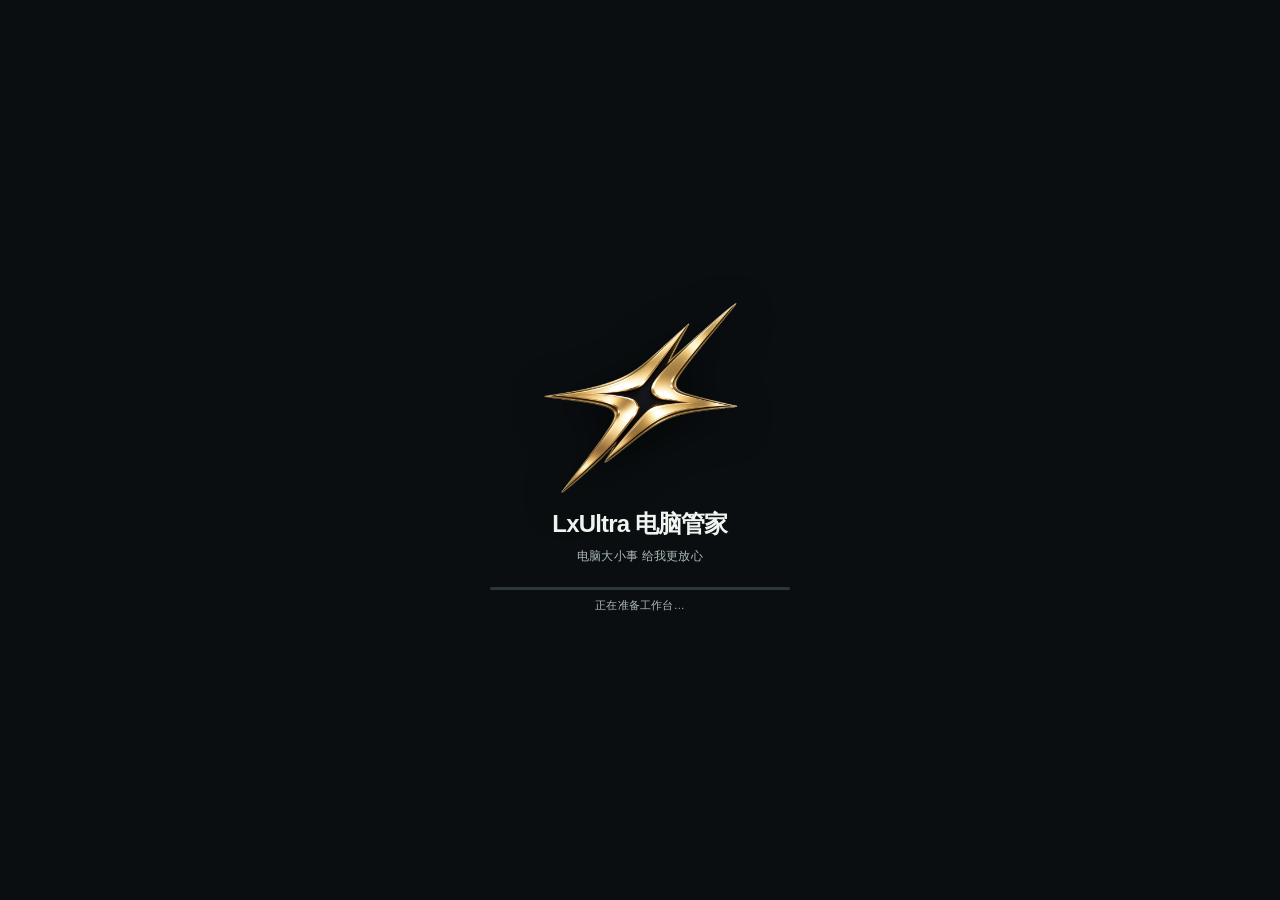
<file: index.html>
<!doctype html>
<html lang="zh-CN" data-appearance="light"><head><meta charset="utf-8"><meta name="viewport" content="width=device-width,initial-scale=1"><link rel="icon" type="image/png" href="assets/lxultra-mark.png"><title>LxUltra</title><link rel="stylesheet" href="background_accelerator_ui.css">
<style>
:root{color-scheme:light;--bg:#F5F6F8;--side:#ECEEF1;--panel:#FFFFFF;--panel2:#F3F4F6;--line:#D9DCE1;--text:#202226;--muted:#616771;--accent:#8A641F;--good:#2F7654;--amber:#875B12;--bad:#B4444B;--feedback-bg:#EFF5F1;--feedback-color:#26372E;--feedback-border:#C7D7CC;--feedback-warn-bg:#F8F1E4;--feedback-warn-color:#392B15;--feedback-warn-border:#E3D2AE;--feedback-bad-bg:#FAEEEE;--feedback-bad-color:#3D2024;--feedback-bad-border:#E6C7CB;font-family:"Segoe UI","Microsoft YaHei UI",sans-serif;font-size:14px}
*{box-sizing:border-box}body{margin:0;background:var(--bg);color:var(--text);min-width:340px}button,input,select,textarea{font:inherit}button{cursor:pointer}button:disabled{cursor:not-allowed;opacity:.44}.btn.primary:disabled{background:var(--panel2);color:var(--muted);border-color:var(--line)}button.btn.primary:disabled:hover{background:var(--panel2);color:var(--muted);border-color:var(--line)}button:focus-visible,input:focus-visible,select:focus-visible,textarea:focus-visible{outline:2px solid var(--accent);outline-offset:2px}::selection{background:#39725b;color:white}::-webkit-scrollbar{width:9px}::-webkit-scrollbar-thumb{background:#34413d;border-radius:8px}::-webkit-scrollbar-track{background:var(--bg)}
.sr-only{position:absolute;width:1px;height:1px;padding:0;margin:-1px;overflow:hidden;clip:rect(0,0,0,0);white-space:nowrap;border:0}
.app{display:grid;grid-template-columns:225px minmax(0,1fr);height:100vh;min-height:430px}.sidebar{background:var(--side);border-right:1px solid var(--line);padding:26px 14px;display:flex;flex-direction:column;gap:22px}.brand{padding:0;font-size:20px;font-weight:760;letter-spacing:-.035em;gap:9px}.brand span{color:var(--accent)}.brand .brand-slogan{display:block;color:var(--muted);font-size:10px;font-weight:500;letter-spacing:-.01em;white-space:nowrap;margin-top:5px}.nav{display:grid;gap:3px;flex:1 1 auto;min-height:0;overflow-x:hidden;overflow-y:auto;align-content:start;overscroll-behavior:contain}.nav button{border:0;background:transparent;color:var(--muted);text-align:left;padding:12px 15px;border-radius:9px}.nav button:hover{background:#20282a;color:var(--text)}.nav button.active{background:#26352e;color:var(--accent);font-weight:700}.sidebar-bottom{margin-top:auto;padding:10px 12px;border-top:1px solid var(--line);color:var(--muted);font-size:12px;line-height:1.55}.sidebar-bottom strong{display:block;color:var(--accent);font-size:13px;margin-bottom:3px}
main{overflow:auto;padding:28px 34px 48px;min-width:0}.head{display:flex;align-items:flex-start;justify-content:space-between;gap:20px;margin-bottom:25px}.head h1{margin:0;font-size:25px;letter-spacing:-.025em}.head p{color:var(--muted);margin:7px 0 0;font-size:13px}.head-actions{display:flex;gap:8px}.head-actions .btn{white-space:nowrap;flex:0 0 auto}.btn{border:1px solid var(--line);background:var(--panel2);color:var(--text);border-radius:9px;padding:9px 13px;min-height:37px}.btn:hover{border-color:#596b63;background:#26312d}.btn.primary{background:var(--accent);color:#102219;border-color:var(--accent);font-weight:700}.btn.primary:hover{background:#c0f9de}.btn.danger{color:var(--bad)}.btn.small{font-size:12px;min-height:30px;padding:5px 9px}.pane{display:none}.pane.active{display:block}.opt-feature-nav,.settings-section-nav{display:flex;gap:20px;flex-wrap:nowrap;overflow:auto;border-bottom:1px solid var(--line);margin:0 0 18px}.opt-feature-nav .btn,.settings-section-nav .btn{background:transparent;border:0!important;border-bottom:2px solid transparent!important;border-radius:0;color:var(--muted);padding:11px 14px;min-height:44px;white-space:nowrap;transition:color .16s ease,border-color .16s ease}.opt-feature-nav .btn:hover,.settings-section-nav .btn:hover{background:transparent;border-color:transparent;color:var(--text)}.opt-feature-nav .btn.active,.settings-section-nav .btn.active{background:transparent;border-bottom-color:var(--accent)!important;color:var(--accent);box-shadow:none}.opt-subpane[hidden]{display:none!important}.grid{display:grid;grid-template-columns:repeat(2,minmax(0,1fr));gap:16px}.panel{background:var(--panel);border:1px solid var(--line);border-radius:14px;padding:20px;min-width:0}.panel.wide{grid-column:1/-1}.panel h2{font-size:15px;margin:0 0 18px;font-weight:700}.panel h3{font-size:13px;margin:18px 0 10px}.statline{display:flex;align-items:baseline;justify-content:space-between;padding:10px 0;border-bottom:1px solid var(--line);gap:12px}.statline:last-child{border:0}.statline span:first-child{color:var(--muted)}.statline strong{font-weight:650;font-variant-numeric:tabular-nums}.metrics{display:grid;grid-template-columns:repeat(3,minmax(0,1fr));gap:12px;margin-bottom:16px}.metric{background:var(--panel);border:1px solid var(--line);border-radius:13px;padding:16px}.metric label{color:var(--muted);display:block;font-size:12px;margin-bottom:12px}.metric strong{font-size:25px;font-weight:700;font-variant-numeric:tabular-nums;letter-spacing:-.025em}.metric small{display:block;color:var(--muted);margin-top:8px;font-size:12px;white-space:nowrap;overflow:hidden;text-overflow:ellipsis}.good{color:var(--accent)}.warn{color:var(--amber)}.bad{color:var(--bad)}.muted{color:var(--muted)}.note{color:var(--muted);font-size:12px;line-height:1.65;margin:12px 0}.status{padding:11px 13px;background:#202b26;border:1px solid #345240;border-radius:9px;color:var(--accent);margin-bottom:16px}.status.warn{background:#35291d;border-color:#5a4228;color:var(--amber)}.status.bad{background:#352124;border-color:#5a2c32;color:var(--bad)}.row{display:flex;align-items:center;justify-content:space-between;gap:12px}.stack{display:grid;gap:11px}.input{background:#0f1314;border:1px solid var(--line);border-radius:8px;color:var(--text);padding:9px 11px;min-height:37px}.input::placeholder{color:#85918c}.grow{flex:1;min-width:0}.toolbar{display:flex;gap:8px;flex-wrap:wrap;margin-bottom:15px}.pill{display:inline-block;padding:5px 8px;border-radius:6px;background:#243029;color:var(--accent);font-size:12px}.pill.warn{background:#352b20;color:var(--amber)}.item{padding:12px 0;border-bottom:1px solid var(--line)}.item:last-child{border:0}.item b{font-weight:650}.item small{color:var(--muted);display:block;margin-top:4px;line-height:1.5}.table-wrap{overflow:auto;max-height:480px}table{width:100%;border-collapse:collapse;text-align:left}th{color:var(--muted);font-size:12px;font-weight:600;border-bottom:1px solid var(--line);padding:10px 8px;white-space:nowrap}td{border-bottom:1px solid #252c2e;padding:9px 8px;font-size:12px;white-space:nowrap}td.name{max-width:210px;overflow:hidden;text-overflow:ellipsis;font-weight:600}tr:hover td{background:#1e2525}input[type=checkbox]{accent-color:var(--accent)}.calendar-bar{display:flex;align-items:center;justify-content:space-between;margin-bottom:13px}.calendar-bar strong{font-size:17px}.calendar{display:grid;grid-template-columns:repeat(7,1fr);gap:4px;text-align:center}.calendar .dow{font-size:12px;color:var(--muted);padding:8px 0}.day{border:0;background:transparent;color:var(--text);height:35px;border-radius:8px;position:relative}.day:hover{background:var(--panel2)}.day.today{color:var(--accent);font-weight:750}.day.selected{background:#294237}.day.has::after{content:"";width:4px;height:4px;background:var(--accent);border-radius:50%;position:absolute;bottom:3px;left:calc(50% - 2px)}.memo-text.done{text-decoration:line-through;color:var(--muted)}.mini{font-size:12px;color:var(--muted)}.spark{height:85px;display:flex;align-items:flex-end;gap:2px;border-bottom:1px solid var(--line);padding-top:8px}.spark i{flex:1;min-width:2px;background:#638f79;max-height:100%;min-height:2px;border-radius:2px 2px 0 0}.spark i.lost{background:var(--bad)}.focusclock{font-size:52px;font-weight:720;font-variant-numeric:tabular-nums;letter-spacing:-.04em;margin:12px 0 20px}.focus-phase{display:inline-flex;padding:6px 10px;border:1px solid var(--line);border-radius:999px;background:#1c2822;color:var(--accent);font-size:12px;font-weight:650}.focus-settings{display:grid;grid-template-columns:repeat(2,minmax(0,1fr));gap:10px;margin:12px 0 16px}.focus-settings label{display:grid;gap:5px;color:var(--muted);font-size:12px}.focus-settings .input{width:100%}.widget{display:none}
body.compact .app{display:block}body.compact .sidebar,body.compact main{display:none}body.compact .widget{display:flex;flex-direction:column;padding:22px;height:100vh;min-height:430px;background:var(--bg)}.widget-top{display:flex;align-items:center;justify-content:space-between}.widget-name{font-weight:760;font-size:18px;letter-spacing:-.03em}.widget-name em{font-style:normal;color:var(--accent)}.widget-time{font-size:52px;font-weight:720;font-variant-numeric:tabular-nums;letter-spacing:-.055em;line-height:1;margin:28px 0 7px}.widget-date{color:var(--muted)}.widget-grid{display:grid;grid-template-columns:1fr 1fr;gap:9px;margin-top:24px}.widget-cell{background:var(--panel);border:1px solid var(--line);border-radius:10px;padding:13px}.widget-cell span{display:block;color:var(--muted);font-size:12px}.widget-cell strong{display:block;font-size:19px;margin-top:8px;font-variant-numeric:tabular-nums}.widget-bottom{margin-top:auto;border-top:1px solid var(--line);padding-top:14px;color:var(--muted);font-size:12px;line-height:1.55}.widget-bottom strong{color:var(--text);font-weight:600}dialog{background:var(--panel);color:var(--text);border:1px solid var(--line);border-radius:14px;padding:23px;width:min(520px,calc(100vw - 30px));box-shadow:0 16px 45px #0009}dialog::backdrop{background:#0009}dialog h2{font-size:17px;margin:0 0 12px}dialog p{color:var(--muted);line-height:1.6;white-space:pre-line;max-height:52vh;overflow:auto}dialog .actions{display:flex;justify-content:flex-end;gap:8px;margin-top:18px}@media(max-width:900px){.metrics{grid-template-columns:repeat(2,1fr)}.grid{grid-template-columns:1fr}.panel.wide{grid-column:auto}main{padding:20px}}@media(max-width:640px){.app{grid-template-columns:60px 1fr}.sidebar{padding:16px 5px}.brand{font-size:12px;padding:5px}.brand small,.nav button span,.sidebar-bottom{display:none}.nav button{padding:10px;text-align:center;font-size:12px}main{padding:16px}.head{flex-wrap:wrap}.metrics{gap:8px}.metric{padding:12px}.metric strong{font-size:20px}}
body.compact .app{display:none}body.compact .widget{width:100%;overflow:hidden}body.compact .widget-top{min-width:0;width:100%}body.compact .widget-name{min-width:0;flex:1}body.compact .widget-top .btn{flex:0 0 auto}body.compact .widget-grid{grid-template-columns:repeat(2,minmax(0,1fr));min-width:0}body.compact .widget-cell{min-width:0;overflow:hidden}body.compact .widget-cell strong{overflow:hidden;text-overflow:ellipsis;white-space:nowrap;font-size:17px}
/* LxUltra application system: restrained graphite surfaces and task-first controls. */
:root{--bg:#0a0e10;--side:#101619;--panel:#151b1e;--panel2:#1b2427;--line:#2b373a;--text:#f1f5f2;--muted:#aebbb8;--accent:#a8efd0;--amber:#f5cd88;--bad:#ff9a9b}
body{background:var(--bg)}.app{grid-template-columns:218px minmax(0,1fr)}
.sidebar{padding:28px 14px 18px;gap:28px;overflow-y:auto}.brand{font-size:24px;line-height:1.1;padding:0 14px;letter-spacing:-.025em}.brand small{font-size:10px;letter-spacing:.17em;margin-top:9px}
.nav{gap:5px}.nav button{position:relative;min-height:44px;padding:11px 15px;border-radius:9px;font-weight:560;transition:background .18s ease-out,color .18s ease-out}.nav button:hover{background:#1c2728}.nav button.active{background:#20342c;color:var(--accent);box-shadow:inset 2px 0 0 var(--accent)}
.sidebar-bottom{padding:14px 12px 0;line-height:1.55}.sidebar-bottom strong{font-size:12px;line-height:1.35}
main{padding:34px 34px 56px}.head{margin-bottom:24px;padding-bottom:24px;border-bottom:1px solid var(--line)}.head h1{font-size:27px;line-height:1.2;font-weight:720}.head p{font-size:13px;margin-top:9px}
.btn{min-height:40px;padding:9px 14px;border-radius:8px;font-weight:570;transition:background .16s ease-out,border-color .16s ease-out,color .16s ease-out}.btn:active{transform:translateY(1px)}.btn.primary{background:var(--accent)}.btn.danger{color:var(--bad);border-color:#5d373b;background:#2b1d20}.btn.danger:hover{background:#3c2327;border-color:#a15158}.btn.danger.critical{color:#fff1f1;background:#8b343d;border-color:#a94d55}.btn.danger.critical:hover{background:#a23e48}
.input{background:#0e1416;border-color:#344044;border-radius:8px;min-height:40px}.input:focus{border-color:var(--accent)}
.panel,.metric{background:var(--panel);border-color:var(--line);box-shadow:0 8px 24px -22px #000}.panel{padding:24px;border-radius:14px}.panel h2{font-size:16px;letter-spacing:-.01em}.metric{padding:17px 18px;border-radius:12px;min-height:126px}.metric label{font-size:12px;margin-bottom:12px}.metric strong{font-size:28px;line-height:1.05}.metric small{font-size:12px;margin-top:10px}
.grid{gap:18px}.metrics{gap:12px;margin-bottom:18px}.statline{padding:11px 0}.status{display:flex;align-items:center;gap:11px;border-color:#315042;background:#172920;margin-bottom:18px;padding:12px 15px}.status::before{content:"";flex:none;width:7px;height:7px;border-radius:50%;background:currentColor}.status.warn{background:#332719}.status.bad{background:#321f23}
.section-head{display:flex;align-items:flex-start;justify-content:space-between;gap:18px;margin-bottom:18px}.section-head h2{margin:0 0 4px}.section-head .note{margin:0}.selection-count{white-space:nowrap;border:1px solid var(--line);background:#202b2b;border-radius:7px;color:var(--accent);font-size:12px;padding:6px 9px}
.process-actions{display:flex;align-items:end;gap:12px;border-block:1px solid var(--line);margin:18px 0 12px;padding:14px 0}.process-scope-actions>label{display:grid;gap:7px;min-width:min(390px,100%);color:var(--muted);font-size:12px}.process-scope-actions .input{width:100%}.process-scope-actions .btn{min-height:42px}.process-scope-actions small{display:block;max-width:34ch;color:var(--muted);font-size:12px;line-height:1.5}.process-safety{margin:0 0 16px;max-width:78ch}.process-list-status{margin:10px 0;padding:10px 12px;border:1px solid var(--line);border-radius:9px;background:var(--panel2);color:var(--muted);line-height:1.5}.process-list-status[data-state="warn"]{border-color:var(--amber);color:var(--text)}.process-empty td{color:var(--muted);text-align:center!important;white-space:normal;padding:24px 14px;line-height:1.6}.process-close-result,.storage-cleanup-result{margin:0 0 14px;padding:12px 14px;border:1px solid var(--line);border-radius:9px;background:var(--panel2);line-height:1.55}.process-close-result[data-state="partial"],.storage-cleanup-result[data-state="partial"]{border-color:var(--amber)}.process-close-result ul,.storage-cleanup-result ul{margin:8px 0 0;padding-left:20px}.process-close-result li+li,.storage-cleanup-result li+li{margin-top:4px}
.table-wrap{max-height:560px;border:1px solid var(--line);border-radius:9px;padding:8px}table{font-variant-numeric:tabular-nums}thead{position:sticky;top:0;z-index:1;background:#1d272a}th{padding:12px 13px;border-color:#344044}td{padding:11px 13px}td:nth-child(n+3),th:nth-child(n+3){text-align:right}td.name{max-width:280px}tr:has(input:checked) td{background:#1e3029}tr:hover td{background:#24302e}input[type=checkbox]{width:16px;height:16px}
.feedback{position:fixed;right:22px;bottom:22px;z-index:20;max-width:min(420px,calc(100vw - 44px));padding:13px 17px;border-radius:12px;background:var(--feedback-bg);border:1px solid var(--feedback-border);color:var(--feedback-color);box-shadow:0 12px 28px -18px #0008;font-size:13px;line-height:1.5}.feedback.warn{background:var(--feedback-warn-bg);border-color:var(--feedback-warn-border);color:var(--feedback-warn-color)}.feedback.bad{background:var(--feedback-bad-bg);border-color:var(--feedback-bad-border);color:var(--feedback-bad-color)}.feedback[hidden]{display:none}
.widget{background:var(--bg)}body.compact .widget{padding:24px}.widget-time{font-size:58px;letter-spacing:-.04em}.widget-cell{background:var(--panel);border-color:var(--line)}.widget-bottom{border-color:var(--line)}.widget-actions{display:flex;gap:8px;margin-top:10px}.widget-actions .btn{flex:1;min-width:0}
@media(max-width:1050px){.process-scope-actions{flex-wrap:wrap}.process-scope-actions>label{flex:1 1 280px}.process-scope-actions small{flex:1 1 220px}}
@media(max-width:900px){main{padding:24px 22px 40px}.grid{grid-template-columns:1fr}.metrics{grid-template-columns:repeat(2,minmax(0,1fr))}}
@media(max-width:700px){.app{grid-template-columns:68px minmax(0,1fr)}.sidebar{padding:18px 8px}.brand{font-size:14px;text-align:center;padding:3px 0}.brand .brand-slogan,.sidebar-bottom{display:none}.nav button{font-size:0;text-align:center;padding:8px 0}.nav button::after{content:attr(data-short);font-size:13px}.nav button.active{box-shadow:inset 2px 0 0 var(--accent)}main{padding:22px 16px 36px}.head{gap:12px}.head h1{font-size:22px}.metrics{gap:8px}.metric{padding:13px;min-height:113px}.metric strong{font-size:23px}.process-scope-actions{align-items:stretch;flex-direction:column}.process-scope-actions>label,.process-scope-actions small{min-width:0;max-width:none}.section-head{flex-wrap:wrap}.panel{padding:18px}}
.network-advanced{border-top:1px solid var(--line);margin-top:15px;padding-top:10px}.network-advanced>summary{color:var(--text);cursor:pointer;font-weight:650;padding:8px 0}.network-advanced>summary:focus-visible{outline:2px solid var(--focus);outline-offset:3px}.network-advanced[open]>summary{margin-bottom:8px}
.network-target{display:block;color:var(--muted);font-size:12px;margin:0 0 6px}
#network>.grid>.panel:first-child{align-self:start}
.network-rates{display:grid;grid-template-columns:repeat(2,minmax(0,1fr));gap:12px;margin:20px 0 14px}.network-rates>div{background:var(--panel2);padding:15px 16px;border-radius:10px}.network-rates span{display:block;color:var(--muted);font-size:12px}.network-rates strong{display:block;font-size:24px;font-variant-numeric:tabular-nums;margin-top:7px;white-space:nowrap}.network-overview h3{font-size:15px;margin:24px 0 5px}.network-adapter{border-top:1px solid var(--line);padding:13px 0}.network-adapter b{display:block;overflow-wrap:anywhere}.network-adapter small{display:block;color:var(--muted);line-height:1.5;margin-top:5px;overflow-wrap:anywhere}.network-measure-note{margin:15px 0 0}@media(max-width:700px){.network-rates{grid-template-columns:1fr}}
.temperature-panel{margin-top:0}.temperature-panel .note{margin-top:-8px;margin-bottom:18px}
.temp-row{display:grid;grid-template-columns:minmax(0,1fr) auto;align-items:center;gap:20px;padding:13px 0;border-top:1px solid var(--line)}
.temp-copy{min-width:0}.temp-copy strong{display:block;font-size:14px}.temp-copy small{display:block;color:var(--muted);font-size:12px;line-height:1.5;margin-top:4px;overflow-wrap:anywhere}
.temp-threshold{display:flex;align-items:center;gap:7px;white-space:nowrap}.temp-threshold input{width:88px;text-align:center;font-variant-numeric:tabular-nums}
@media(max-width:620px){.temp-row{gap:10px}.temp-threshold input{width:70px}}

.maintenance-actions{display:flex;gap:8px;flex-wrap:wrap;margin:14px 0}.maintenance-status{white-space:pre-wrap;line-height:1.6}.maintenance-progress{margin:10px 0 2px}.maintenance-progress[hidden]{display:none}.maintenance-progress-label{display:block;color:var(--muted);font-size:12px;line-height:1.5;margin-bottom:7px;font-variant-numeric:tabular-nums}.maintenance-progress-track{height:4px;overflow:hidden;border-radius:99px;background:color-mix(in srgb,var(--accent) 15%,var(--panel2))}.maintenance-progress-bar{display:block;width:36%;height:100%;border-radius:inherit;background:var(--accent);animation:maintenance-sweep 1.35s ease-in-out infinite alternate;transform-origin:left center}@keyframes maintenance-sweep{from{transform:translateX(-55%) scaleX(.72)}to{transform:translateX(235%) scaleX(1)}}.startup-entry{display:grid;grid-template-columns:minmax(0,1fr) auto;gap:12px;align-items:center;border-top:1px solid var(--line);padding:14px 0}.startup-entry small{display:block;color:var(--muted);overflow-wrap:anywhere;margin-top:4px}.startup-entry .btn{white-space:nowrap}.startup-readonly{color:var(--muted)}.startup-custom{border-top:1px solid var(--line);margin-top:22px;padding-top:18px}.startup-custom h3{margin:0 0 4px}.startup-custom .note{margin:0 0 8px}.startup-entry-actions{display:flex;gap:8px;align-items:center;flex-wrap:wrap;justify-content:flex-end}.startup-minimized-option{display:inline-flex;align-items:center;gap:8px;margin:8px 0 4px;color:var(--text)}

:root[data-appearance="dark"]{color-scheme:dark;--bg:#090B0D;--side:#101315;--panel:#15191B;--panel2:#1C2224;--line:#4B5753;--text:#F4F6F5;--muted:#C0C9C5;--accent:#F2C66D;--amber:#F4C780;--bad:#F68F91;--good:#9BD8B0;--feedback-bg:#203329;--feedback-color:#E4F1E7;--feedback-border:#466754;--feedback-warn-bg:#362D1E;--feedback-warn-color:#F4E8CB;--feedback-warn-border:#76613A;--feedback-bad-bg:#3A292C;--feedback-bad-color:#F6E1E3;--feedback-bad-border:#79505A;--focus:#FFD987;--card-radius:14px;--control-radius:8px;--space-scale:1;caret-color:var(--accent);scrollbar-color:var(--line) var(--bg)}
::selection{background:color-mix(in srgb,var(--accent) 35%,var(--panel));color:var(--text)}
.brand{display:flex;align-items:center;gap:5px;padding:0;min-width:0;margin-right:-15px}.brand-mark{display:block;width:64px;height:64px;object-fit:contain;flex:none}.brand-copy{font-size:20px;font-weight:760;letter-spacing:-.035em;min-width:0}.brand-name{display:flex;align-items:baseline;gap:5px;white-space:nowrap}.brand-copy>span,.brand-name>span:first-child{color:var(--accent)}.brand-product-type{color:var(--muted)!important;font-size:12px;font-weight:650;letter-spacing:0}.brand-copy small{display:block;color:var(--muted);font-size:8px;font-weight:550;letter-spacing:.03em;margin-top:4px;white-space:nowrap}
.nav button.active{background:color-mix(in srgb,var(--accent) 12%,transparent);color:var(--accent);box-shadow:inset 2px 0 var(--accent)}
.panel,.metric{background:color-mix(in srgb,var(--panel) 92%,transparent);border-color:var(--line);border-radius:var(--card-radius)}.btn,input,select,textarea{border-radius:var(--control-radius)}.btn.primary{background:var(--accent);color:#17120A;border-color:var(--accent)}.btn.primary:hover{background:color-mix(in srgb,var(--accent) 82%,white)}.btn:focus-visible,input:focus-visible,select:focus-visible,textarea:focus-visible{outline-color:var(--focus)}.good{color:var(--good)}.status{color:var(--good);background:color-mix(in srgb,var(--good) 9%,var(--panel));border-color:color-mix(in srgb,var(--good) 35%,var(--line))}
.theme-layout{display:grid;grid-template-columns:minmax(0,1.15fr) minmax(280px,.85fr);gap:18px;align-items:start}.theme-list{display:grid;gap:8px;margin:16px 0}.theme-choice{display:flex;align-items:center;justify-content:space-between;gap:14px;width:100%;padding:14px 15px;text-align:left;background:var(--panel);color:var(--text);border:1px solid var(--line);border-radius:var(--control-radius)}.theme-choice:hover,.theme-choice[aria-pressed=true]{border-color:var(--accent);background:color-mix(in srgb,var(--accent) 8%,var(--panel))}.theme-choice small{display:block;color:var(--muted);margin-top:4px}.theme-swatches{display:flex;gap:5px;flex:none}.theme-swatches i{display:block;width:15px;height:15px;border:1px solid color-mix(in srgb,var(--text) 25%,transparent);border-radius:50%;background:var(--swatch)}.theme-preview-surface{padding:16px;border:1px solid var(--line);border-radius:var(--card-radius);background:var(--preview-bg,var(--panel));color:var(--preview-text,var(--text));min-height:104px}.theme-preview-surface p{color:var(--preview-muted,var(--muted));margin:7px 0 0}.theme-preview-swatch{display:inline-block;width:10px;height:10px;border-radius:50%;background:var(--preview-accent,var(--accent));margin-right:7px}.theme-actions{display:flex;gap:8px;flex-wrap:wrap;margin-top:14px}.theme-server{border-top:1px solid var(--line);margin-top:20px;padding-top:18px}.theme-server-status{color:var(--muted);line-height:1.6}.theme-server .btn:disabled{opacity:.5}.theme-footnote{font-size:12px;color:var(--muted);line-height:1.6}
.sidebar{gap:calc(22px * var(--space-scale));overflow-x:hidden}.nav button{border-radius:var(--control-radius)}.panel{padding:calc(20px * var(--space-scale))}.grid,.metrics{gap:calc(16px * var(--space-scale))}.theme-actions{gap:calc(8px * var(--space-scale))}@media(max-width:700px){.brand{justify-content:center;padding:0 2px}.brand-copy{display:none}.brand-mark{width:40px;height:40px}}@media(max-width:900px){.theme-layout{grid-template-columns:1fr}}
/* Focused desktop interaction: clear state changes, brief feedback, and no motion when the OS asks for less. */
.pane.active{animation:pane-arrive 180ms cubic-bezier(.2,.72,.25,1) both}
.nav button{transition:background-color 140ms ease,color 140ms ease,box-shadow 140ms ease,transform 140ms ease}
.nav button:active{transform:scale(.985)}
.btn{transition:background-color 140ms ease,border-color 140ms ease,color 140ms ease,transform 120ms ease,box-shadow 140ms ease}
.btn:hover:not(:disabled){transform:translateY(-1px)}.btn:active:not(:disabled){transform:translateY(0) scale(.985)}
.panel,.metric,.fm-panel{transition:border-color 160ms ease,background-color 160ms ease,box-shadow 160ms ease}
.theme-choice,.day,.input,select,textarea{transition:border-color 140ms ease,background-color 140ms ease,box-shadow 140ms ease}
dialog[open]{animation:dialog-arrive 180ms cubic-bezier(.2,.72,.25,1) both}dialog[open]::backdrop{animation:backdrop-arrive 160ms ease both}
.feedback:not([hidden]){animation:feedback-arrive 180ms cubic-bezier(.2,.72,.25,1) both}
.status,.fm-summary,[role=status]{transition:color 140ms ease,background-color 140ms ease}
@keyframes pane-arrive{from{opacity:0;transform:translateY(5px)}to{opacity:1;transform:translateY(0)}}
@keyframes dialog-arrive{from{opacity:0;transform:translateY(8px) scale(.99)}to{opacity:1;transform:translateY(0) scale(1)}}
@keyframes backdrop-arrive{from{opacity:0}to{opacity:1}}
@keyframes feedback-arrive{from{opacity:0;transform:translateY(8px)}to{opacity:1;transform:translateY(0)}}
@media(prefers-reduced-motion:reduce){*,*::before,*::after{scroll-behavior:auto!important;animation-duration:.01ms!important;animation-iteration-count:1!important;transition-duration:.01ms!important}.maintenance-progress-bar{animation:none;transform:translateX(90%)}}
/* LxUltra desktop overview: restrained smoked surfaces, warm-gold focus, real readings. */
:root{font-family:"SF Pro Text","SF Pro Display",-apple-system,BlinkMacSystemFont,"Segoe UI","Microsoft YaHei UI",sans-serif;--accent:#F2C66D;--panel-surface:color-mix(in srgb,var(--panel) 94%,transparent);--panel-hover:color-mix(in srgb,var(--panel2) 78%,transparent);--ring-track:color-mix(in srgb,var(--line) 72%,transparent);--card-radius:18px;--control-radius:12px}
@supports not (font-family: "SF Pro Text"){ :root{font-family:system-ui,"Segoe UI","Microsoft YaHei UI",sans-serif} }
.nav button{position:relative;isolation:isolate;overflow:hidden;transition:color .18s ease,background-color .18s ease,transform .18s ease}
.nav button::before{content:"";position:absolute;z-index:-1;inset:2px;border-radius:inherit;background:color-mix(in srgb,var(--accent) 12%,var(--side));opacity:0;transform:scale(.96);transition:opacity .18s ease,transform .22s cubic-bezier(.2,.8,.2,1)}
.nav button:hover::before{opacity:1;transform:scale(1)}
.nav button:hover{color:var(--text);transform:translateX(2px)}
.nav button.active{background:color-mix(in srgb,var(--accent) 16%,var(--side));color:var(--accent)}
.nav button.active::before{opacity:0}
.btn,.panel,.metric,.overview-meter,.status{transition:background-color .18s ease,border-color .18s ease,color .18s ease,box-shadow .18s ease,transform .18s ease}
.btn:hover{transform:translateY(-1px);box-shadow:0 7px 18px #0004}
.panel{border-radius:var(--card-radius);background:var(--panel-surface)}
.overview-system{display:flex;justify-content:space-between;align-items:center;gap:28px;padding:24px 26px;margin-bottom:14px;background:color-mix(in srgb,var(--panel) 92%,var(--accent) 8%)}
.overview-system-copy{display:grid;gap:12px;min-width:0}.overview-system-heading h2{margin:0 0 8px;font-size:18px}.overview-system-info{margin:0;color:var(--text);font-size:15px;font-weight:620}.overview-system-detail{margin:5px 0 0;color:var(--muted);font-size:12px;line-height:1.5;overflow-wrap:anywhere}
.overview-system .status{margin:0;width:fit-content;max-width:100%;border:0;background:color-mix(in srgb,var(--good) 12%,var(--panel));padding:8px 11px;border-radius:10px}
.overview-system .status.warn{background:color-mix(in srgb,var(--amber) 14%,var(--panel))}.overview-system .status.bad{background:color-mix(in srgb,var(--bad) 13%,var(--panel))}
.overview-system-actions{display:flex;gap:10px;flex:0 0 auto}.overview-system-actions .btn{min-height:42px;padding-inline:16px;border-radius:12px}
.overview-meters{display:grid;grid-template-columns:repeat(4,minmax(0,1fr));gap:12px;margin:0 0 16px}
.overview-meter{display:grid;justify-items:center;align-content:center;gap:6px;min-width:0;min-height:154px;padding:14px 10px 12px;border-radius:16px;background:var(--panel-surface);border:1px solid color-mix(in srgb,var(--line) 75%,transparent)}
.overview-meter:hover{transform:translateY(-2px);background:var(--panel-hover)}.overview-meter strong{font-size:13px}.overview-meter small{color:var(--muted);font-size:11px;white-space:nowrap;max-width:100%;overflow:hidden;text-overflow:ellipsis;text-align:center;font-variant-numeric:tabular-nums}
@property --meter-value{syntax:"<percentage>";inherits:false;initial-value:0%}
.meter-ring{width:72px;height:72px;display:grid;place-items:center;border-radius:50%;background:conic-gradient(var(--accent) 0 var(--meter-value),var(--ring-track) var(--meter-value) 100%);position:relative;transition:--meter-value .32s cubic-bezier(.2,.8,.2,1)}
.meter-ring::before{content:"";position:absolute;inset:5px;background:var(--panel);border-radius:50%;box-shadow:inset 0 1px 2px #0005}.meter-ring span{z-index:1;font-size:15px;font-weight:650;font-variant-numeric:tabular-nums}
.overview-scan-progress{display:grid;grid-template-columns:minmax(0,1fr);gap:8px;margin:-4px 4px 14px;color:var(--muted);font-size:12px}.overview-scan-progress[hidden]{display:none}.overview-progress-track{height:4px;border-radius:999px;overflow:hidden;background:var(--ring-track)}.overview-progress-track span{display:block;width:34%;height:100%;background:var(--accent);border-radius:inherit;animation:overview-scan 1.2s ease-in-out infinite alternate;transform-origin:left center}
@keyframes overview-scan{from{transform:translateX(0) scaleX(.68)}to{transform:translateX(190%) scaleX(1)}}
@keyframes pane-arrive{from{opacity:.72;transform:translateY(4px)}to{opacity:1;transform:translateY(0)}}.pane.active{animation:pane-arrive .16s ease-out}
@media(max-width:900px){.overview-meters{grid-template-columns:repeat(2,minmax(0,1fr))}.overview-system{align-items:flex-start;flex-direction:column}.overview-system-actions{width:100%}}
@media(max-width:520px){.overview-system{padding:18px}.overview-system-actions{flex-direction:column}.overview-system-actions .btn{width:100%}.overview-meter{min-height:136px}}
@media(prefers-reduced-motion:reduce){.nav button,.nav button::before,.btn,.panel,.metric,.overview-meter,.meter-ring,.pane.active{transition:none!important;animation:none!important;transform:none!important}.overview-progress-track span{animation:none;width:100%;opacity:.65}}.metrics[hidden]{display:none!important}.cdrive-layout{display:grid;grid-template-columns:minmax(0,1.3fr) minmax(260px,.7fr);gap:14px}.cdrive-layout>.panel{padding:22px}.cdrive-overview{grid-column:1/-1}.cdrive-heading{display:flex;align-items:center;justify-content:space-between;gap:20px}.cdrive-heading h2{font-size:19px;margin:0 0 6px}.cdrive-heading .note{margin:0}.cdrive-space{margin:12px 0 0;font-size:18px;font-weight:650;font-variant-numeric:tabular-nums}.cdrive-scan-status{padding-top:14px;color:var(--muted);font-size:12px}.cdrive-category-list{display:grid;gap:0}.cdrive-category{display:flex;align-items:baseline;justify-content:space-between;gap:14px;padding:11px 0;border-bottom:1px solid var(--line)}.cdrive-category:last-child{border-bottom:0}.cdrive-category strong{font-size:13px}.cdrive-category span{color:var(--muted);font-size:12px;text-align:right}.cdrive-uninstall{display:flex;flex-direction:column;align-items:flex-start;gap:6px}.cdrive-uninstall h3{margin:0}.cdrive-uninstall .note{margin:4px 0}.cdrive-uninstall button{margin-top:5px}@media(max-width:800px){.cdrive-layout{grid-template-columns:1fr}.cdrive-overview{grid-column:auto}}@media(max-width:520px){.cdrive-heading{align-items:flex-start;flex-direction:column}.cdrive-heading>.btn{width:100%}.cdrive-category{align-items:flex-start;flex-direction:column;gap:4px}.cdrive-category span{text-align:left}}.metrics[hidden]{display:none!important}
.settings-groups{display:grid;grid-template-columns:repeat(2,minmax(0,1fr));gap:14px}.settings-group{padding:22px}.settings-group h2{font-size:17px;margin:0 0 6px}.settings-group>.note{margin:0 0 14px}.settings-row{display:flex;align-items:center;justify-content:space-between;gap:18px;padding:13px 0;border-top:1px solid var(--line)}.settings-row:first-of-type{border-top:0}.settings-copy{min-width:0}.settings-copy strong{display:block;font-size:13px}.settings-copy small{display:block;margin-top:4px;color:var(--muted);line-height:1.55}.settings-control{flex:0 0 auto;display:flex;align-items:center;gap:8px}.settings-control input[type=checkbox]{width:17px;height:17px;accent-color:var(--accent)}.settings-control select{min-width:170px;max-width:260px}.settings-sensor-current{max-width:52%;color:var(--muted);font-size:12px;text-align:right;line-height:1.5;overflow-wrap:anywhere}.settings-sensor-current[data-available="true"]{color:var(--text)}.settings-detail{margin:6px 0 0;color:var(--muted);font-size:12px;line-height:1.6}.settings-weather{display:grid;gap:12px}.settings-weather-search{display:flex;gap:8px}.settings-weather-search .input{flex:1;min-width:0}.settings-weather-places{display:flex;flex-wrap:wrap;gap:8px}.settings-weather-current{padding:14px;border-radius:14px;background:color-mix(in srgb,var(--accent) 9%,var(--panel));font-variant-numeric:tabular-nums}.settings-privacy-note{padding:12px 14px;border-radius:12px;background:var(--panel2);color:var(--muted);font-size:12px;line-height:1.65}.settings-version-card{max-width:760px;padding:24px}.settings-version-card h2{margin:0 0 8px}.settings-update-progress{height:4px;margin:14px 0 4px;overflow:hidden;border-radius:99px;background:var(--line)}.settings-update-progress[hidden]{display:none}.settings-update-progress span{display:block;width:0;height:100%;border-radius:inherit;background:var(--accent);transition:width .24s ease}.settings-report-list{display:grid;gap:7px;margin:10px 0 0;padding:0;list-style:none}.settings-report-list li{padding:10px 12px;background:var(--panel2);border-radius:10px;font-size:12px}.widget-pet-mark{width:30px;height:30px;object-fit:contain;animation:pet-float 2.1s ease-in-out infinite alternate}.widget-name{display:flex;align-items:center;gap:5px}@keyframes pet-float{from{transform:translateY(2px)}to{transform:translateY(-3px)}}@media(max-width:850px){.settings-groups{grid-template-columns:1fr}.settings-row{align-items:flex-start}.settings-control select{min-width:130px}}@media(prefers-reduced-motion:reduce){.widget-pet-mark{animation:none}}

:root[data-appearance="light"]{color-scheme:light;scrollbar-color:#B9BEC6 var(--bg)}
:root[data-appearance="light"] ::selection{background:#D8C49A;color:#202226}
:root[data-appearance="light"] ::-webkit-scrollbar-thumb{background:#B9BEC6}
:root[data-appearance="light"] .nav button:hover{background:#E2E5E9;color:var(--text)}
:root[data-appearance="light"] .nav button.active{background:#E7DFC9;color:#72500F}
:root[data-appearance="light"] .btn:hover{border-color:var(--button-hover-border);background:var(--button-hover-bg);box-shadow:var(--button-hover-shadow)}
:root[data-appearance="light"] .btn.primary{background:#8A641F;color:#fff;border-color:#8A641F}
:root[data-appearance="light"] .btn.primary:disabled,:root[data-appearance="light"] .btn.primary:disabled:hover{background:var(--panel2);color:var(--muted);border-color:var(--line)}
:root[data-appearance="light"] .btn.primary:hover{background:#72500F;color:#fff}
:root[data-appearance="light"] .status{background:#E8F2EA;border-color:#B9D1BF;color:#285C3B}
:root[data-appearance="light"] .status.warn{background:#F8F0DD;border-color:#E5D2A0;color:#765516}
:root[data-appearance="light"] .status.bad{background:#F8E9EA;border-color:#E5BCC0;color:#8C343A}
:root[data-appearance="light"] .input{background:#fff;color:var(--text);border-color:#C9CDD3}
:root[data-appearance="light"] .input::placeholder{color:#666B73}
:root[data-appearance="light"] .pill{background:#E5EDE7;color:#285C3B}
:root[data-appearance="light"] .pill.warn{background:#F8F0DD;color:#765516}
:root[data-appearance="light"] .day.selected{background:#E7DFC9;color:#72500F}
:root[data-appearance="light"] .focus-phase{background:#EEF2ED;color:#365D45}
:root[data-appearance="light"] td{border-bottom-color:#E5E7EA}
:root[data-appearance="light"] tr:hover td{background:#F2F3F5}
:root[data-appearance="light"] .overview-system{background:#FBFAF7}
:root[data-appearance="light"] .settings-weather-current{background:#F3F0E8}

:root[data-appearance="light"] .settings-privacy-note{background:#F3F4F6}
:root[data-appearance="light"] .settings-report-list li{background:#F3F4F6}
:root[data-appearance="light"] .overview-benchmark-panel{background:#FBFAF7}
.widget-meter{display:grid;justify-items:center;align-content:center;gap:3px;min-width:0;min-height:111px;padding:7px 8px;background:var(--panel);border:1px solid var(--line);border-radius:14px;text-align:center}
.widget-meter .meter-ring{width:54px;height:54px}
.widget-meter .meter-ring span{font-size:13px}
.widget-meter strong{font-size:13px;font-weight:700}
.widget-meter small{display:block;width:100%;overflow:hidden;text-overflow:ellipsis;white-space:nowrap;color:var(--muted);font-size:11px;font-variant-numeric:tabular-nums}
body.compact .widget-meter{min-width:0}
body.compact .widget{padding:14px 22px}
body.compact .widget-time{font-size:44px;margin:12px 0 3px}
body.compact .widget-grid{margin-top:12px}
body.compact .widget-bottom{padding-top:7px;line-height:1.35}
body.compact .widget-actions{margin-top:6px}
body.compact .widget-actions .btn{min-height:32px;padding:5px 9px}

</style><link rel="stylesheet" href="file_ui.css"><link rel="stylesheet" href="system_opt_ui.css"><link rel="stylesheet" href="hardware_tools_ui.css"><link rel="stylesheet" href="driver_updates_ui.css"><link rel="stylesheet" href="busy_feedback_ui.css"><link rel="stylesheet" href="accelerator_ui.css"><link rel="stylesheet" href="partition_ui.css"><style>
:root[data-appearance="light"]{--button-hover-bg:#EAE7DF;--button-hover-border:#A99A79;--button-hover-shadow:0 7px 18px rgba(52,42,22,.14)}
:root[data-appearance="dark"]{--button-hover-bg:color-mix(in srgb,var(--accent) 12%,var(--panel2));--button-hover-border:color-mix(in srgb,var(--accent) 48%,var(--line));--button-hover-shadow:0 7px 18px rgba(0,0,0,.3)}
.btn,.opt-jumps button,.settings-weather-places button{border-radius:var(--control-radius);transition:background-color 160ms ease,border-color 160ms ease,color 160ms ease,box-shadow 160ms ease,transform 160ms ease}
.btn:not(.primary):not(.danger),.opt-jumps button,.settings-weather-places button{background:var(--panel2);border:1px solid var(--line);color:var(--text)}
.btn:hover:not(:disabled),.opt-jumps button:hover:not(:disabled),.settings-weather-places button:hover:not(:disabled){background:var(--button-hover-bg);border-color:var(--button-hover-border);color:var(--text);box-shadow:var(--button-hover-shadow);transform:translateY(-1px)}
.btn.primary:hover:not(:disabled){box-shadow:var(--button-hover-shadow);transform:translateY(-1px)}
:root[data-appearance="light"] .btn.primary:hover:not(:disabled){background:#72500F;border-color:#72500F;color:#fff}
.btn.danger:not(.critical){background:color-mix(in srgb,var(--bad) 8%,var(--panel2));border-color:color-mix(in srgb,var(--bad) 34%,var(--line));color:var(--bad)}
.btn.danger:hover:not(:disabled){background:color-mix(in srgb,var(--bad) 15%,var(--panel2));border-color:var(--bad);color:var(--bad);box-shadow:var(--button-hover-shadow);transform:translateY(-1px)}
.btn:active:not(:disabled),.opt-jumps button:active:not(:disabled),.settings-weather-places button:active:not(:disabled){transform:translateY(0) scale(.985);box-shadow:inset 0 1px 2px rgba(0,0,0,.12)}
.btn:disabled,.opt-jumps button:disabled,.settings-weather-places button:disabled{box-shadow:none;transform:none}
.panel,.metric,.overview-meter,.fm-panel,.theme-preview-surface,.settings-weather-current{border-radius:var(--card-radius)}
.fm-paths,.table-wrap{border-radius:var(--control-radius)}
@media(prefers-reduced-motion:reduce){.btn,.opt-jumps button,.settings-weather-places button{transition:none!important;transform:none!important}}
.opt-feature-nav,.settings-section-nav,.fm-tabs,.fm-subtabs{border:0!important;border-bottom:0!important;gap:8px}
.opt-feature-nav .btn:not(.primary):not(.danger),.settings-section-nav .btn:not(.primary):not(.danger){background:var(--panel2);border:1px solid var(--line)!important;border-bottom:1px solid var(--line)!important;border-radius:var(--control-radius);color:var(--text);box-shadow:none;transform:none}
.fm-tabs button:not(.primary):not(.danger),.fm-subtabs button:not(.primary):not(.danger){background:var(--panel2);border:1px solid var(--line);border-bottom:1px solid var(--line);border-radius:var(--control-radius);color:var(--text);box-shadow:none;transform:none;transition:background-color 160ms ease,border-color 160ms ease,color 160ms ease,box-shadow 160ms ease,transform 160ms ease}
.opt-feature-nav .btn.active:not(:hover):not(:disabled),.settings-section-nav .btn.active:not(:hover):not(:disabled),.fm-tabs button.active:not(:hover):not(:disabled),.fm-subtabs button.active:not(:hover):not(:disabled){background:#8A641F;border:1px solid #8A641F!important;border-bottom-color:#8A641F!important;border-radius:var(--control-radius);color:#fff;box-shadow:none;transform:none}
.opt-feature-nav .btn:hover:not(:disabled),.settings-section-nav .btn:hover:not(:disabled),.fm-tabs button:hover:not(:disabled),.fm-subtabs button:hover:not(:disabled){background:var(--button-hover-bg);border-color:var(--button-hover-border)!important;border-bottom-color:var(--button-hover-border)!important;border-radius:var(--control-radius);color:var(--text);box-shadow:var(--button-hover-shadow);transform:translateY(-1px)}
.opt-feature-nav .btn.active:hover:not(:disabled),.settings-section-nav .btn.active:hover:not(:disabled),.fm-tabs button.active:hover:not(:disabled),.fm-subtabs button.active:hover:not(:disabled){background:#8A641F!important;border-color:#8A641F!important;border-bottom-color:#8A641F!important;color:#fff!important;box-shadow:none!important;transform:none!important}
.settings-row-unavailable .settings-copy strong{color:var(--muted)}
.opt-feature-nav .btn:hover:not(:disabled),.settings-section-nav .btn:hover:not(:disabled),.fm-tabs button:hover:not(:disabled),.fm-subtabs button:hover:not(:disabled){transform:none}
.meter-disk-switch{display:flex;align-items:center;justify-content:center;gap:7px;margin-top:4px;font-size:11px;color:var(--muted)}.meter-disk-switch button{width:23px;height:23px;border:1px solid var(--line);border-radius:7px;background:var(--panel2);color:var(--text);line-height:1}.meter-disk-switch button:hover:not(:disabled){border-color:var(--accent)}.network-adapter-details{margin-top:16px}.network-adapter-details summary{cursor:pointer;font-weight:600}.network-adapter-details[open] #net-adapters{margin-top:10px}
</style></head><body><div id="startup-splash" class="startup-splash" role="status" aria-live="polite" aria-label="正在启动 LxUltra 电脑管家">
<div class="splash-brand"><div class="splash-mark"><img src="assets/lxultra-mark.png" alt=""><span class="splash-shimmer" aria-hidden="true"></span></div>
<h1 id="splash-brand-title">LxUltra 电脑管家</h1><p id="splash-brand-slogan">电脑大小事 给我更放心</p>
<div class="splash-track" role="progressbar" aria-label="启动进度" aria-valuemin="0" aria-valuemax="100" aria-valuenow="0"><span class="splash-progress"></span></div>
<p class="splash-status">正在准备工作台…</p></div></div>
<div class="widget"><div class="widget-top"><div class="widget-name"><img class="widget-pet-mark" src="assets/lxultra-mark.png" alt=""><span>Lx<span style="color:var(--accent)">Ultra</span></span></div><button class="btn small" id="expand">打开面板 ↗</button></div><div class="widget-time" id="w-time">--:--</div><div class="widget-date" id="w-date">读取时间中</div><div class="widget-grid" aria-label="桌面组件实时概况"><article class="widget-meter" data-widget-meter="cpu" role="meter" aria-label="CPU 占用率" aria-valuemin="0" aria-valuemax="100"><div class="meter-ring"><span data-meter-value>—</span></div><strong data-meter-label>CPU</strong><small data-meter-detail>正在读取…</small></article><article class="widget-meter" data-widget-meter="memory" role="meter" aria-label="内存占用率" aria-valuemin="0" aria-valuemax="100"><div class="meter-ring"><span data-meter-value>—</span></div><strong data-meter-label>内存</strong><small data-meter-detail>正在读取…</small></article><article class="widget-meter" data-widget-meter="gpu" role="meter" aria-label="显卡使用率" aria-valuemin="0" aria-valuemax="100"><div class="meter-ring"><span data-meter-value>—</span></div><strong data-meter-label>显卡</strong><small data-meter-detail>正在读取…</small></article><article class="widget-meter" data-widget-meter="disk" role="meter" aria-label="磁盘占用率" aria-valuemin="0" aria-valuemax="100"><div class="meter-ring"><span data-meter-value>—</span></div><strong data-meter-label>磁盘</strong><small data-meter-detail>正在读取…</small><div class="meter-disk-switch" aria-label="切换磁盘"><button type="button" id="widget-disk-prev" aria-label="上一个磁盘">‹</button><span data-disk-position>—</span><button type="button" id="widget-disk-next" aria-label="下一个磁盘">›</button></div></article></div><div class="widget-bottom"><div>今日事项 · <strong id="w-memo">暂无备忘</strong></div><div id="w-health" style="margin-top:7px">正在读取设备状态</div><div id="widget-weather" class="widget-date" hidden></div><div class="widget-actions"><button class="btn small" id="widget-calendar" title="&#25171;&#24320;&#22791;&#24536;&#26085;&#21382;">&#22791;&#24536;&#26085;&#21382;</button><button class="btn small" id="widget-accelerate">扫描加速项</button></div></div></div>
<div class="app"><aside class="sidebar"><div class="brand"><span class="brand-mark-wrap" aria-hidden="true"><img class="brand-mark" src="assets/lxultra-mark.png" alt="" width="64" height="64"></span><div class="brand-copy"><div class="brand-name">Lx<span>Ultra</span><span class="brand-product-type">电脑管家</span></div><div class="brand-slogan">电脑大小事 给我更放心</div></div></div><nav class="nav" id="nav" aria-label="&#20027;&#23548;&#33322;"><button data-pane="overview" data-short="总览" title="电脑总览" class="active" aria-current="page">&#30005;&#33041;&#24635;&#35272;</button><button data-pane="accelerate" data-short="加速" title="一键加速">一键加速</button><button data-pane="calendar" data-short="备忘" title="备忘日历">&#22791;&#24536;&#26085;&#21382;</button><button data-pane="optimization" data-short="优化" title="电脑优化">&#30005;&#33041;&#20248;&#21270;</button><button data-pane="repair" data-short="&#20462;&#22797;" title="&#30005;&#33041;&#20462;&#22797;">&#30005;&#33041;&#20462;&#22797;</button><button data-pane="filemanager" data-short="收纳" title="收纳清理">收纳清理</button><button data-pane="programs" data-short="程序" title="程序管理">&#31243;&#24207;&#31649;&#29702;</button><button data-pane="partition" data-short="分区" title="分区助手">分区助手</button><button data-pane="theme" data-short="主题" title="更换主题">更换主题</button><button data-pane="settings" data-short="更新" title="更新设置" class="update-btn" id="check-updates">&#26356;&#26032;&#35774;&#32622;</button></nav><div class="sidebar-bottom"><strong id="side-health">正在读取状态</strong><span>数据默认保存在本机</span><small id="update-status" role="status" aria-live="polite">GitHub 更新：待检查</small></div></aside><main><div class="head"><div><h1 id="page-title">电脑总览</h1><p id="page-desc">设备状态、处理器与显卡，一眼看清。</p></div><div class="head-actions"><button class="btn" id="minimize-tray">最小化到托盘</button><button class="btn" id="collapse">收起为桌面组件</button></div></div>
<nav class="settings-section-nav program-management-tabs" id="program-management-tabs" aria-label="&#31243;&#24207;&#31649;&#29702;&#21151;&#33021;" hidden><button class="btn active" type="button" data-program-view="startup" aria-pressed="true">&#21551;&#21160;&#31649;&#29702;&#39033;</button><button class="btn" type="button" data-program-view="processes" aria-pressed="false">&#21518;&#21488;&#31243;&#24207;&#31649;&#29702;</button></nav>
<section class="pane active" id="overview"><div class="overview-system panel" aria-labelledby="overview-system-heading"><div class="overview-system-copy"><div class="overview-system-heading"><h2 id="overview-system-heading">本机状态</h2><p id="overview-system-info" class="overview-system-info">正在读取 Windows 与硬件信息…</p><p id="overview-system-detail" class="overview-system-detail">硬件信息仅显示 Windows 实际报告的内容。</p></div><div id="health" class="status" role="status" aria-live="polite">正在检查电脑状态…</div></div><div class="overview-system-actions"><button class="btn primary" id="overview-optimize" type="button" onclick="showPane('optimization')" title="查看电脑优化项并逐项选择要调整的设置">查看优化项</button><button class="btn" id="overview-scan-devices" type="button">重新检测设备</button></div></div><div class="overview-scan-progress" id="overview-scan-progress" role="status" aria-live="polite" aria-busy="false" hidden><span id="overview-scan-status">正在读取硬件信息…</span><div class="overview-progress-track" aria-hidden="true"><span></span></div></div><div class="overview-meters" aria-label="设备实时概况"><article class="overview-meter" data-overview-meter="cpu" role="meter" aria-label="CPU 占用率" aria-valuemin="0" aria-valuemax="100"><div class="meter-ring"><span data-meter-value>—</span></div><strong>CPU</strong><small data-meter-detail>正在读取…</small></article><article class="overview-meter" data-overview-meter="memory" role="meter" aria-label="内存占用率" aria-valuemin="0" aria-valuemax="100"><div class="meter-ring"><span data-meter-value>—</span></div><strong>内存</strong><small data-meter-detail>正在读取…</small></article><article class="overview-meter" data-overview-meter="gpu" role="meter" aria-label="显卡使用率" aria-valuemin="0" aria-valuemax="100"><div class="meter-ring"><span data-meter-value>—</span></div><strong>显卡</strong><small data-meter-detail>显卡频率读取中</small></article><article class="overview-meter" data-overview-meter="disk" role="meter" aria-label="系统磁盘占用率" aria-valuemin="0" aria-valuemax="100"><div class="meter-ring"><span data-meter-value>—</span></div><strong>磁盘</strong><small data-meter-detail>正在读取…</small><div class="meter-disk-switch" aria-label="切换磁盘"><button type="button" id="overview-disk-prev" aria-label="上一个磁盘">‹</button><span data-disk-position>—</span><button type="button" id="overview-disk-next" aria-label="下一个磁盘">›</button></div></article></div><div class="metrics" hidden><div class="metric"><label>CPU 占用</label><strong id="cpu-load">—</strong><small id="cpu-clock">频率读取中</small></div><div class="metric"><label>显卡温度</label><strong id="gpu-temp">—</strong><small id="gpu-load">显卡读取中</small></div><div class="metric"><label>内存</label><strong id="memory-use">—</strong><small id="memory-detail">容量读取中</small></div></div><div class="panel benchmark-panel overview-benchmark-panel" id="benchmark-panel" aria-busy="false"><div class="row"><div><h2>电脑跑分</h2><p class="note">使用 Windows 系统评测工具 WinSAT。评测会短时占用处理器和磁盘；可以随时停止。</p></div><div class="toolbar"><button class="btn primary" id="benchmark-start">开始评测</button><button class="btn" id="benchmark-cancel" disabled>停止评测</button></div></div><div class="benchmark-status-row"><span class="benchmark-state-indicator" aria-hidden="true"></span><p class="note" id="benchmark-status" role="status" aria-live="polite">读取最近一次 Windows 系统评测结果…</p><span id="benchmark-elapsed" class="benchmark-elapsed" aria-hidden="true" hidden></span></div><div id="benchmark-progress" class="benchmark-progress" role="progressbar" aria-label="系统评测估算进度" aria-valuemin="0" aria-valuemax="100" aria-valuetext="等待评测" hidden><div class="benchmark-progress-track"><span id="benchmark-progress-bar"></span></div><strong id="benchmark-progress-value">0%</strong></div><div id="benchmark-activity" class="benchmark-activity" hidden><span class="benchmark-wave" aria-hidden="true"><i></i><i></i><i></i><i></i><i></i></span><span id="benchmark-activity-text">跑分进度为用时估算，并非 Windows 实时百分比</span></div><div id="benchmark-verdict" class="benchmark-verdict" role="status" aria-live="polite" hidden></div><div id="benchmark-results" class="benchmark-results"></div><p class="note">结果来自 Windows 本机评测；图形项目在部分新系统中可能不可用，也不等同于游戏帧率。</p></div><div class="grid"><div class="panel"><h2>处理器</h2><div class="statline"><span>使用率</span><strong id="ov-cpu-load">—</strong></div><div class="statline"><span>P 核实时均频</span><strong id="ov-cpu-freq">—</strong></div><div class="statline"><span>P 核当前最高频率</span><strong id="ov-cpu-peak">—</strong></div><div class="statline"><span>E 核实时均频</span><strong id="ov-cpu-ecore">—</strong></div><div class="statline"><span>温度</span><strong id="ov-cpu-temp">—</strong></div><div class="statline"><span>P / E 核报告电压</span><strong id="ov-cpu-voltage">—</strong></div><div class="statline"><span>封装功率</span><strong id="ov-cpu-power">—</strong></div><p class="note" id="ov-cpu-voltage-note">电压读数正在识别来源…</p><p class="note" id="ov-cpu-reason">正在检查传感器</p></div><div class="panel"><h2>显卡</h2><div class="statline"><span>使用率</span><strong id="ov-gpu-load">—</strong></div><div class="statline"><span>核心频率</span><strong id="ov-gpu-clock">—</strong></div><div class="statline"><span>显存频率</span><strong id="ov-gpu-memory-clock">—</strong></div><div class="statline"><span>显存占用</span><strong id="ov-gpu-memory">—</strong></div><div class="statline"><span>温度</span><strong id="ov-gpu-temp">—</strong></div><div class="statline"><span>功率</span><strong id="ov-gpu-power">—</strong></div><p class="note" id="ov-gpu-name">正在检查显卡</p></div><div class="panel wide hardware-panel"><div class="row"><div><h2>硬件清单</h2><p class="note" id="hardware-status" role="status" aria-live="polite">正在读取本机硬件信息…</p></div><button class="btn" id="hardware-refresh">重新扫描</button></div><p class="mini" id="hardware-scanned-at">尚未读取</p><div id="hardware-inventory" class="hardware-inventory"><div class="hardware-row"><strong>硬件信息</strong><span>正在读取…</span></div></div></div>


<div class="panel wide temperature-panel"><h2>本机设置 · 温度提醒</h2><p class="note">为 CPU、显卡、内存、硬盘和主板分别设置提醒阈值；传感器不可用时不会触发提醒。</p><div id="temperature-settings"></div></div></div></section><section class="pane" id="accelerate"><div class="panel accelerator-panel"><div class="accelerator-heading"><div><h2><button class="btn primary" id="accelerator-quick-start" type="button">扫描可加速项</button></h2><p class="note">先扫描后台占用，再核对建议名单、预览影响并确认。扫描不会关闭程序。</p></div></div><section class="background-accelerator"><div class="row"><div><h3>后台占用加速</h3><p class="note">不结束正在显示窗口的程序，也不触碰 Windows 系统进程或受保护程序。</p></div><button class="btn primary" id="accelerator-process-scan" type="button">扫描后台占用</button></div><p id="accelerator-process-status" class="background-accelerator-status" role="status" aria-live="polite">点击扫描，查找无可见窗口且占用较高的当前用户程序。</p><div class="toolbar background-accelerator-actions" id="accelerator-process-actions" hidden><span id="accelerator-process-summary" class="mini grow"></span><button class="btn small" id="accelerator-process-select-all" type="button">勾选全部</button><button class="btn small" id="accelerator-process-clear" type="button">清除勾选</button><button class="btn primary" id="accelerator-process-run" type="button" disabled>预览并加速</button></div><div id="accelerator-process-list" class="background-accelerator-list"></div></section><section class="accelerator-temp-section"><div class="accelerator-heading"><div><h3>旧临时文件</h3><p class="note">清理前逐项查看；勾选的文件会移入 Windows 回收站。</p></div><button class="btn" id="accelerator-scan" type="button">扫描旧临时文件</button></div><div class="accelerator-metrics"><div><span>内存占用</span><strong id="accelerator-memory">读取中…</strong></div><div><span>可回收临时文件</span><strong id="accelerator-temp-size">尚未扫描</strong></div></div><p id="accelerator-status" class="accelerator-status" role="status" aria-live="polite">点击“扫描旧临时文件”查看可处理的旧临时文件。</p><div id="accelerator-results" class="accelerator-results" hidden><div class="toolbar"><span id="accelerator-result-count" class="mini"></span><button class="btn small" id="accelerator-select-all" type="button">勾选全部</button><button class="btn small" id="accelerator-clear" type="button">清除勾选</button><button class="btn primary" id="accelerator-run" type="button" disabled>立即清理</button></div><div id="accelerator-file-list" class="accelerator-file-list"></div></div><p class="note accelerator-safety">Windows 会自动管理运行中程序的内存；这里不会强制结束程序或清空内存。临时文件清理仅列出系统临时目录中超过 24 小时的普通文件，可从回收站恢复。</p></section></div></section><section class="pane" id="startup"><div class="panel"><div class="row"><div><h2>&#24120;&#35265;&#21551;&#21160;&#39033;</h2><p class="note">&#26597;&#30475;&#24403;&#21069;&#29992;&#25143;&#30340;&#32;&#82;&#117;&#110;&#32;&#39033;&#21644;&#21551;&#21160;&#25991;&#20214;&#22841;&#65307;&#20572;&#29992;&#25805;&#20316;&#21487;&#22312;&#27492;&#24674;&#22797;&#12290;&#25152;&#26377;&#29992;&#25143;&#30340;&#21551;&#21160;&#39033;&#20250;&#26631;&#35760;&#20026;&#21482;&#35835;&#12290;</p></div><button class="btn" id="startup-refresh">&#21047;&#26032;&#21015;&#34920;</button></div><div class="note" id="startup-status" role="status" aria-live="polite">&#35835;&#21462;&#21551;&#21160;&#39033;&#20013;&#8230;</div><div id="startup-list"></div><p class="note">&#27492;&#21015;&#34920;&#19981;&#21253;&#21547;&#35745;&#21010;&#20219;&#21153;&#12289;&#26381;&#21153;&#21450;&#25152;&#26377;&#31532;&#19977;&#26041;&#33258;&#21551;&#21160;&#20301;&#32622;&#12290;&#21487;&#29992;&#32;&#87;&#105;&#110;&#100;&#111;&#119;&#115;&#32;&#35774;&#32622;&#25110;&#20219;&#21153;&#31649;&#29702;&#22120;&#26816;&#26597;&#23436;&#25972;&#21551;&#21160;&#24212;&#29992;&#21015;&#34920;&#12290;</p><button class="btn" id="open-startup-settings">&#25171;&#24320;&#32;&#87;&#105;&#110;&#100;&#111;&#119;&#115;&#32;&#21551;&#21160;&#24212;&#29992;&#35774;&#32622;</button><div class="startup-custom"><div class="row"><div><h3>自定义开机项</h3><p class="note">从桌面添加程序；登录 Windows 时会按所选方式启动。移除只删除 LxUltra 创建的启动快捷方式。</p></div><button class="btn primary" id="startup-add-custom">添加桌面程序</button></div><label class="startup-minimized-option"><input id="custom-startup-minimized" type="checkbox">登录 Windows 时最小化到任务栏</label><p class="note">是否缩入系统托盘由程序自身决定；此选项不会强制把任意程序移入托盘。</p><div class="note" id="custom-startup-status" role="status" aria-live="polite">正在读取自定义开机项…</div><div id="custom-startup-list"></div></div></div></section><section class="pane" id="calendar"><div class="grid"><div class="panel"><div class="calendar-bar"><button class="btn small" id="cal-prev">‹</button><strong id="cal-heading">—</strong><button class="btn small" id="cal-next">›</button></div><div class="calendar" id="cal-grid"></div></div><div class="panel"><div class="row"><h2 id="memo-heading">备忘</h2><button class="btn small primary" id="memo-add">添加事项</button></div><div id="memo-list"></div></div><div class="panel"><h2>番茄时间</h2><div id="focus-phase" class="focus-phase" role="status" aria-live="polite">第 1 轮专注</div><div class="focusclock" id="focus-time">25:00</div><div class="focus-settings"><label>专注时长<select class="input" id="focus-duration"><option value="15">15 分钟</option><option value="20">20 分钟</option><option value="25" selected>25 分钟</option><option value="30">30 分钟</option><option value="45">45 分钟</option><option value="50">50 分钟</option></select></label><label>短休息<select class="input" id="short-break-duration"><option value="3">3 分钟</option><option value="5" selected>5 分钟</option><option value="10">10 分钟</option></select></label><label>长休息<select class="input" id="long-break-duration"><option value="10">10 分钟</option><option value="15" selected>15 分钟</option><option value="20">20 分钟</option><option value="30">30 分钟</option></select></label><label>长休息间隔<select class="input" id="long-break-every"><option value="3">每 3 轮</option><option value="4" selected>每 4 轮</option><option value="5">每 5 轮</option><option value="6">每 6 轮</option></select></label></div><div class="toolbar"><button class="btn primary" id="focus-start">开始本轮</button><button class="btn" id="focus-reset">重新开始循环</button></div><p class="note">每段结束会切换到下一阶段，但不会自动启动；准备好后手动开始。计时与设置保存在本机；关闭后再打开，会按剩余时间继续。</p></div><div class="panel"><h2>久坐提醒</h2><div class="statline"><span>提醒频率</span><select class="input" id="reminder"><option value="0">关闭</option><option value="1">每 1 分钟</option><option value="5">每 5 分钟</option><option value="10">每 10 分钟</option><option value="15">每 15 分钟</option><option value="30">每 30 分钟</option><option value="60">每小时</option></select></div><div class="statline"><span>音量</span><input type="range" id="volume" min="0" max="100"></div><div class="statline"><span>免打扰</span><input type="checkbox" id="quiet"></div><button class="btn small" id="sound-test">试听提示音</button><p class="note">提醒会在你设置的间隔到达时提示。</p></div></div></section>
<section class="pane" id="partition"><div id="partition-root"></div></section>
<section class="pane" id="network"><div class="grid"><div class="panel network-overview"><h2>网络概览</h2>
<div class="network-rates"><div><span>实时下载</span><strong id="net-down">—</strong></div><div><span>实时上传</span><strong id="net-up">—</strong></div></div>
<div class="statline"><span>开机累计下载</span><strong id="net-total-down">—</strong></div>
<div class="statline"><span>开机累计上传</span><strong id="net-total-up">—</strong></div>
<details class="network-adapter-details"><summary>网卡详细信息 <span id="net-adapter-count" class="mini">读取中</span></summary>
<div id="net-adapters" aria-live="polite"><p class="note">正在读取网卡信息…</p></div></details>
<p class="note network-measure-note">流量统计为本机所有网卡合计，包含虚拟网卡；链路速率是网卡连接值，不代表实际宽带速度。</p></div><div class="panel"><h2>网络诊断</h2><label class="network-target" for="target-url">检测指定网站（可选）</label><div class="toolbar"><input class="input grow" id="target-url" value="" placeholder="留空时检测微软官网" aria-label="要检测的网站，可选"><button class="btn" id="run-diagnosis">只检查</button><button class="btn primary" id="repair-network">自动检查并修复</button></div><p class="note">自动检查网卡、IP、网关、DNS 和外网，并仅处理可安全修复的问题；也可以只检查、不修改设置。</p><details class="network-advanced"><summary>高级修复与网络工具</summary><div class="toolbar"><button class="btn danger" id="repair-network-deep">管理员深度重置</button><button class="btn" id="repair-dns">清除 DNS 缓存</button><button class="btn" id="speed-test">5 MB 下载测速</button></div><p class="note">深度重置需管理员授权，可能影响 VPN、虚拟网卡、自定义 DNS 或静态 IP，并可能需要重启。静态或无法识别的 IP 配置会跳过 TCP/IP 重置。测速会下载约 5 MB。</p></details><div class="note" id="network-repair-status" role="status" aria-live="polite"></div><div class="note" id="speed-result">测速由你手动启动，消耗约 5 MB 流量。</div><div id="diagnosis"></div></div></div></section>
<section class="pane" id="systemrepair"><div class="panel"><h2>系统修复</h2><p class="note">先扫描 Windows 组件和受保护的系统文件，查看结果后再决定是否修复。扫描只读，不会改动系统文件；修复需要单独确认并请求管理员权限。</p><div class="toolbar"><button class="btn primary" id="scan-system-health">扫描系统完整性</button><button class="btn" id="open-windows-update">检查 Windows 更新</button><button class="btn" id="open-security-center">打开 Windows 安全中心</button></div><p class="note">扫描会依次运行 DISM 检查和 SFC 验证，可能需要几分钟并弹出管理员授权。更新和病毒扫描由 Windows 官方工具执行。</p><hr><h3>修复 Windows 组件与系统文件</h3><p class="note">发现系统映像或系统文件损坏时再运行。需要管理员授权和网络可用，通常需要数分钟；过程中请勿关闭电脑。完成后根据结果决定是否重启。</p><button class="btn danger" id="start-system-repair">运行 DISM + SFC（管理员）</button><div class="note" id="system-repair-status" role="status" aria-live="polite">尚未扫描系统完整性。</div><div id="system-repair-progress" class="maintenance-progress" hidden><span id="system-repair-progress-label" class="maintenance-progress-label"></span><div class="maintenance-progress-track" role="progressbar" aria-label="系统维护运行状态" aria-valuemin="0" aria-valuemax="100" aria-valuetext="正在检查 Windows"><span id="system-repair-progress-bar" class="maintenance-progress-bar"></span></div></div></div></section><section class="pane" id="optimization"><nav class="opt-feature-nav" aria-label="电脑优化功能"><button class="btn active" type="button" data-optimization-view="settings" aria-pressed="true">系统设置与故障排查</button><button class="btn" type="button" data-optimization-view="cdrive" aria-pressed="false">C盘清理</button><button class="btn" type="button" data-optimization-view="drivers" aria-pressed="false">驱动更新</button></nav><div class="opt-subpane" data-optimization-panel="settings"><div class="opt-intro"><strong>系统设置与故障排查</strong><p>电脑优化与 Win11 专项设置集中在这里。显示当前配置后再操作；部分外观变化需要重新登录或重启资源管理器。</p></div><nav class="opt-jumps" id="optimization-jumps" aria-label="电脑优化功能分组"></nav><div id="optimization-root" class="opt-root" aria-live="polite"></div></div>

<section class="opt-subpane" id="cdrive-opt" data-optimization-panel="cdrive" hidden><div class="cdrive-layout"><div class="panel cdrive-overview"><div class="cdrive-heading"><div><h2>C盘清理</h2><p class="note">先扫描 C 盘，查看可处理文件与占用空间；结果默认不勾选，清理前逐项确认。</p><p id="cdrive-space" class="cdrive-space">正在读取 C 盘空间…</p></div><div class="toolbar"><button class="btn primary" id="cdrive-scan" type="button">扫描 C 盘</button><button class="btn" id="cdrive-cancel" type="button" hidden disabled>取消扫描</button></div></div><div id="cdrive-scan-status" class="cdrive-scan-status" role="status" aria-live="polite">只读扫描；结果默认不勾选，不会自动删除文件。</div><div id="cdrive-scan-progress" class="cdrive-scan-progress" role="status" aria-live="polite" aria-busy="false" hidden><div class="cdrive-progress-heading"><span id="cdrive-scan-progress-label">准备扫描 C 盘</span><strong id="cdrive-scan-percent">0%</strong></div><div class="cdrive-progress-track" id="cdrive-scan-progress-track" role="progressbar" aria-label="C 盘扫描估算进度" aria-valuemin="0" aria-valuemax="100" aria-valuenow="0" aria-valuetext="等待扫描"><span id="cdrive-scan-progress-bar"></span></div><p class="mini" id="cdrive-scan-progress-detail"></p></div><div id="cdrive-scan-results" class="cdrive-scan-results" hidden><div class="toolbar"><span id="cdrive-scan-count" class="mini"></span><button class="btn small" id="cdrive-select-all" type="button">全选</button><button class="btn small" id="cdrive-clear-selection" type="button">清除勾选</button><button class="btn danger" id="cdrive-clean-selected" type="button" disabled>将勾选文件移入回收站</button></div><div id="cdrive-result-list" class="cdrive-result-list"></div><div id="cdrive-clean-result" class="cdrive-clean-result" role="status" aria-live="polite" hidden></div><details class="cdrive-ai-protection" open><summary>AI 项目保护目录</summary><p class="note">自动识别到的 AI 文件会列在上方“AI 缓存与项目”类别，可逐项勾选；勾选后会再次提示确认。你添加的自建保护目录始终从可清理列表排除。</p><h4>本次扫描可选的 AI 目录</h4><div id="cdrive-ai-detected-list" class="cdrive-ai-detected-list" role="list" aria-live="polite">扫描后显示本次可选 AI 文件所在目录。</div><h4>自建保护目录</h4><div id="cdrive-ai-exclusion-list" class="cdrive-ai-exclusion-list" role="list" aria-live="polite">正在读取保护目录…</div><div class="toolbar"><button class="btn small" id="cdrive-ai-exclusion-add" type="button">添加保护目录</button><span id="cdrive-ai-exclusion-status" class="mini" role="status" aria-live="polite"></span></div></details></div></div><div id="cdrive-clean-success" class="cdrive-clean-success" role="dialog" aria-modal="true" aria-labelledby="cdrive-clean-success-title" hidden><div class="cdrive-success-card"><button class="cdrive-success-close" id="cdrive-clean-success-close" type="button" aria-label="关闭">×</button><div class="cdrive-success-mark" aria-hidden="true">✓</div><h2 id="cdrive-clean-success-title">清理完成</h2><p class="cdrive-success-amount"><strong id="cdrive-clean-success-size">0 B</strong> 已移入回收站</p><p class="note" id="cdrive-clean-success-detail">文件仍可从 Windows 回收站恢复。</p><div class="cdrive-success-actions"><button class="btn primary" id="cdrive-success-continue" type="button">继续清理</button><button class="btn" id="cdrive-success-migrate" type="button">打开大文件搬家</button></div></div></div><div class="panel"><h3>可识别的项目</h3><p class="note cdrive-category-help">勾选类别以筛选结果，不会自动勾选文件；清理前需逐项勾选并确认。AI 文件默认不勾选。</p><div class="cdrive-category-list" id="cdrive-category-list">
<label class="cdrive-category" data-cdrive-category="system"><input type="checkbox" data-cdrive-category-toggle="system" aria-label="显示系统不常用文件" checked><span class="cdrive-category-copy"><strong>系统不常用文件</strong><small>只列出较旧的临时文件，不自动勾选</small></span></label>
<label class="cdrive-category" data-cdrive-category="software"><input type="checkbox" data-cdrive-category-toggle="software" aria-label="显示软件缓存"><span class="cdrive-category-copy"><strong>软件缓存</strong><small>只识别缓存目录，不碰软件设置与个人文件</small></span></label>
<label class="cdrive-category" data-cdrive-category="social"><input type="checkbox" data-cdrive-category-toggle="social" aria-label="显示社交软件项目（包含微信）" checked><span class="cdrive-category-copy"><strong>社交软件</strong><small>包含微信、QQ、钉钉等；仅识别缓存和日志，不处理聊天内容、图片或接收文件</small></span></label>
<label class="cdrive-category" data-cdrive-category="ai"><input type="checkbox" data-cdrive-category-toggle="ai" aria-label="显示 AI 缓存与项目"><span class="cdrive-category-copy"><strong>AI 缓存与项目</strong><small>类别默认关闭；开启后显示识别到的缓存、模型和项目文件，文件默认不勾选，清理前需再次确认</small></span></label>
<label class="cdrive-category" data-cdrive-category="installers"><input type="checkbox" data-cdrive-category-toggle="installers" aria-label="显示下载的安装包" checked><span class="cdrive-category-copy"><strong>下载的安装包</strong><small>逐项查看后再选择</small></span></label>
<label class="cdrive-category" data-cdrive-category="large"><input type="checkbox" data-cdrive-category-toggle="large" aria-label="显示 1 GB 以上的大文件" checked><span class="cdrive-category-copy"><strong>1 GB 以上的大文件</strong><small>保留你选择的文件，移入回收站</small></span></label>
</div></div><p class="note" id="cdrive-safety-copy">扫描范围仅为 C 盘。AI 缓存、模型和项目文件会显示在单独类别，默认不勾选；只有逐项勾选并确认后才会移入回收站。自建保护目录始终跳过。微信/社交项只识别缓存与临时目录，不处理聊天记录、图片、视频或接收文件。休眠文件、系统更新回退、Windows.~BT、系统安装缓存和回收站由 Windows 管理；清理项目会移入回收站，可恢复。</p><button class="btn" id="cdrive-open-storage" type="button">打开 Windows 存储设置</button><p class="note" id="cdrive-settings-status" role="status" aria-live="polite"></p></div><div class="panel cdrive-uninstall"><div><h3>软件卸载</h3><p class="note">查看已安装软件和 Windows 报告的占用大小。卸载过程由 Windows 完成，不会静默移除程序。</p></div><button class="btn" id="cdrive-open-uninstall" type="button">管理已安装软件</button><p class="note" id="cdrive-uninstall-status" role="status" aria-live="polite"></p></div></section><section class="opt-subpane" id="driver-updates" data-optimization-panel="drivers" hidden><div class="panel driver-panel"><div class="row"><div><h2>驱动更新</h2><p class="note">检测 Windows Update 为这台电脑提供的驱动。结果需要手动勾选；只安装你确认的项目。</p></div><div class="toolbar"><button class="btn primary" id="driver-scan" type="button">检测可用驱动</button><button class="btn" id="driver-install" type="button" disabled>下载安装所选</button></div></div><div class="driver-status-row"><span class="driver-pulse" aria-hidden="true"></span><p id="driver-status" role="status" aria-live="polite">点击检测，查找可用驱动。</p><span id="driver-elapsed" class="mini"></span></div><div id="driver-progress" class="driver-progress" role="progressbar" aria-label="驱动任务进度" aria-valuemin="0" aria-valuemax="100" hidden><div class="driver-progress-track"><span id="driver-progress-bar"></span></div><span id="driver-progress-text"></span></div><div id="driver-list" class="driver-list"></div><p class="note">驱动目录由当前 Windows 更新服务决定，可能没有设备厂商网站的最新版本；安装完成后请按提示重启。</p></div></section></section>
<section class="pane" id="processes"><div class="panel"><div class="section-head"><div><h2>运行中的程序</h2><p class="note">勾选要关闭或保留的程序，再选择操作。首次读取先显示“采样中”，约 2 秒后显示 CPU 占用。</p></div><span class="selection-count" id="process-selection-count">已选择 0 个</span></div><div class="toolbar"><input class="input grow" id="process-search" placeholder="搜索程序名称或路径" aria-label="搜索后台程序"><button class="btn" id="refresh-processes">刷新列表</button></div><p id="process-list-status" class="process-list-status" role="status" aria-live="polite" hidden></p><section class="background-accelerator process-background-accelerator"><div class="row"><div><h3>智能加速</h3><p class="note">筛出无可见窗口且占用较高的当前用户程序；先查看名单，再确认关闭。</p></div><button class="btn" id="process-background-scan" type="button">扫描后台占用</button></div><p id="process-background-status" class="background-accelerator-status" role="status" aria-live="polite">尚未扫描。系统进程、桌面窗口和受保护程序会排除。</p><div class="toolbar background-accelerator-actions" id="process-background-actions" hidden><span id="process-background-summary" class="mini grow"></span><button class="btn small" id="process-background-select-all" type="button">勾选全部</button><button class="btn small" id="process-background-clear" type="button">清除勾选</button><button class="btn primary" id="process-background-run" type="button" disabled>预览并加速</button></div><div id="process-background-list" class="background-accelerator-list"></div></section><div class="process-actions process-scope-actions"><label for="process-close-mode">操作范围<select class="input" id="process-close-mode" aria-describedby="process-close-help"><option value="selected">&#20165;&#20851;&#38381;&#25171;&#21246;&#30340;&#31243;&#24207;</option><option value="others">&#20445;&#30041;&#25171;&#21246;&#30340;&#31243;&#24207;&#65292;&#20851;&#38381;&#20854;&#20182;&#31243;&#24207;</option><option value="all">&#20851;&#38381;&#25152;&#26377;&#21487;&#25805;&#20316;&#30340;&#31243;&#24207;</option></select></label><button class="btn primary" id="preview-close" disabled>&#39044;&#35272;&#20851;&#38381;&#28165;&#21333;</button><small id="process-close-help">点击后先核对完整名单，确认后才会结束程序。</small></div><p class="note process-safety">搜索只筛选表格，不改变关闭范围。系统进程、桌面外壳、LxUltra 和本助手受保护。每次执行前可核对完整名单。</p><div id="process-close-result" class="process-close-result" role="status" aria-live="polite" hidden></div><div class="table-wrap"><table><thead><tr><th></th><th>程序</th><th>PID</th><th>CPU</th><th>内存</th><th>磁盘累计</th><th>连接数</th></tr></thead><tbody id="process-body"></tbody></table></div></div></section>

<section class="pane" id="filemanager"><div id="file-manager-root"></div><div id="storage-full" class="fm-storage-embedded fm-hidden" aria-label="全盘与盘符清理"><h2>全盘与盘符清理</h2><div class="panel"><h2>按磁盘扫描</h2><p class="note">可扫描全部本机固定磁盘或指定盘符。列出超过 24 小时的临时与缓存、下载的安装包和 1 GB 以上大文件；只清理你勾选的具体文件，移入回收站。系统目录受保护。</p><div class="toolbar"><select class="input" id="storage-drive" aria-label="扫描范围"><option value="all">全部本机磁盘</option></select><button class="btn primary" id="scan-storage">开始扫描</button><button class="btn" id="cancel-storage" disabled>取消扫描</button></div><div class="note" id="storage-status">范围：全部本机磁盘。点击“开始扫描”，也可在下方改为单个磁盘。</div><div id="storage-cleanup-result" class="storage-cleanup-result" role="status" aria-live="polite" hidden></div></div><div class="panel" style="margin-top:16px"><h2>扫描结果 <span class="mini" id="storage-count"></span></h2><div class="toolbar"><select class="input" id="storage-category"><option value="all">所有类别</option><option value="temporary">临时与缓存</option><option value="installers">下载的安装包</option><option value="large">大文件</option></select><button class="btn" id="select-visible-storage">勾选当前显示</button><button class="btn" id="clear-storage-selection">清除勾选</button><button class="btn danger" id="clean-storage" disabled>将勾选文件移入回收站</button></div><div id="storage-selection" class="note">尚未勾选文件。</div><div id="cleanup-list"></div></div></div></section><section class="pane" id="theme"><div class="panel"><div class="theme-layout"><div><h2>更换主题</h2><p class="note">选择主题并预览界面变化。只有点击“应用主题”后才会更改全局外观；主题选择保存在本机。</p><div id="theme-list" class="theme-list" role="listbox" aria-label="可用主题"></div><div class="theme-actions"><button class="btn primary" id="theme-apply" disabled>应用主题</button><button class="btn" id="theme-reset">恢复默认主题</button><button class="btn" id="theme-import">导入主题包</button><button class="btn" id="theme-export">导出选中主题</button></div><p class="theme-footnote" id="theme-local-status" role="status" aria-live="polite">主题仅更改界面颜色与外观，不影响系统操作和本机数据。</p></div><div><h3>主题预览</h3><div id="theme-preview" class="theme-preview-surface" data-theme="apple-light"><strong id="theme-preview-name">高级简约</strong><p><span class="theme-preview-swatch"></span><span id="theme-preview-copy">明亮留白与暖金细节。当前界面未改变。</span></p></div><div class="theme-server"><h3>共享主题发布</h3><p id="theme-server-status" class="theme-server-status" role="status">服务器地址待接入。服务器配置完成后，这里可供团队统一发布和下载主题。</p><div class="theme-actions"><button class="btn" id="theme-publish" disabled>上传到共享服务器</button><button class="btn" id="theme-download" disabled>下载共享主题</button></div><p class="theme-footnote">当前没有配置服务器地址、认证和接口规则；共享功能保持关闭，不会发起网络请求。</p></div></div></div></div></section>
<section class="pane" id="settings"><nav class="settings-section-nav" aria-label="更新设置分区"><button class="btn active" type="button" data-settings-section="general" aria-pressed="true">常规设置</button><button class="btn" type="button" data-settings-section="version" aria-pressed="false">版本更新</button></nav><section data-settings-panel="general"><div class="settings-groups"><article class="panel settings-group"><h2>启动与外观</h2><p class="note">只调整 LxUltra 自身设置，不改动其他程序。</p><div class="settings-row"><div class="settings-copy"><strong>开机自启</strong><small>登录 Windows 后启动 LxUltra；可随时关闭。</small></div><label class="settings-control"><input id="settings-startup" type="checkbox" aria-label="开机自启"></label><span id="settings-startup-status" class="settings-detail" role="status" aria-live="polite"></span></div><div class="settings-row"><div class="settings-copy"><strong>深色模式</strong><small>开启低亮度深色外观；关闭后使用浅色界面。</small></div><label class="settings-control"><input id="settings-dark-mode" type="checkbox" aria-label="深色模式"></label></div><div class="settings-row settings-row-unavailable"><div class="settings-copy"><strong id="settings-desktop-pet-label" aria-disabled="true">桌面宠物</strong><small>桌面宠物暂未开放，后续版本再提供。</small></div></div></article><article class="panel settings-group" id="settings-hardware"><h2>硬件信息</h2><p class="note">自动识别可用温度来源并显示当前读数；你无需手动选择传感器。</p><div id="settings-sensor-list"><div class="settings-row"><div class="settings-copy"><strong>CPU温度来源</strong><small>自动匹配当前可用的CPU温度传感器。</small></div><span class="settings-sensor-current" id="settings-sensor-current-cpu" role="status" aria-live="polite">自动识别中…</span></div><div class="settings-row"><div class="settings-copy"><strong>显卡温度来源</strong><small>自动匹配当前可用的显卡温度传感器。</small></div><span class="settings-sensor-current" id="settings-sensor-current-gpu" role="status" aria-live="polite">自动识别中…</span></div><div class="settings-row"><div class="settings-copy"><strong>内存温度来源</strong><small>自动匹配当前可用的内存温度传感器。</small></div><span class="settings-sensor-current" id="settings-sensor-current-memory" role="status" aria-live="polite">自动识别中…</span></div><div class="settings-row"><div class="settings-copy"><strong>硬盘温度来源</strong><small>自动匹配当前可用的硬盘温度传感器。</small></div><span class="settings-sensor-current" id="settings-sensor-current-disk" role="status" aria-live="polite">自动识别中…</span></div><div class="settings-row"><div class="settings-copy"><strong>主板温度来源</strong><small>自动匹配当前可用的主板温度传感器。</small></div><span class="settings-sensor-current" id="settings-sensor-current-motherboard" role="status" aria-live="polite">自动识别中…</span></div></div><p class="settings-detail" id="settings-sensor-status" role="status" aria-live="polite">正在连接温度传感器…</p></article><article class="panel settings-group" id="settings-diagnostics"><h2>诊断与参与</h2><p class="note">两项都默认关闭，可分别控制。</p><div class="settings-row"><div class="settings-copy"><strong>异常关机报告</strong><small>查看本机最近 30 天 Windows 事件记录；只读本地系统日志，不上传。</small></div><label class="settings-control"><input id="settings-abnormal-reports" type="checkbox" aria-label="异常关机报告"></label></div><div class="toolbar"><button class="btn" id="settings-run-shutdown-report" type="button" disabled>检查最近异常关机</button><span id="settings-shutdown-status" class="settings-detail" role="status" aria-live="polite">尚未检查。</span></div><ul id="settings-shutdown-events" class="settings-report-list"></ul><div class="settings-row"><div class="settings-copy"><strong>加入用户体验计划</strong><small>仅在本机汇总功能页面访问次数，不收集文件名、路径、硬件序列号或账号信息。</small></div><label class="settings-control"><input id="settings-experience-program" type="checkbox" aria-label="加入用户体验计划"></label></div><p class="settings-privacy-note" id="settings-experience-status" role="status" aria-live="polite">当前未加入；不会收集体验数据，也不会上传。</p></article><article class="panel settings-group" id="settings-weather-group"><h2>天气</h2><p class="note">天气位置由你手动设置；只有启用显示或手动刷新时才会联网。</p><div class="settings-row"><div class="settings-copy"><strong>显示天气位置信息</strong><small>开启后在桌面组件显示所选城市天气。不会读取设备定位。</small></div><label class="settings-control"><input id="settings-weather-enabled" type="checkbox" aria-label="显示天气位置信息"></label></div><div class="settings-weather"><div class="settings-weather-search"><input class="input" id="settings-weather-location" maxlength="80" placeholder="输入城市或地区，如苏州" aria-label="天气城市"><button class="btn" id="settings-weather-search" type="button">搜索位置</button><button class="btn" id="settings-weather-refresh" type="button">刷新天气</button></div><div id="settings-weather-places" class="settings-weather-places" aria-live="polite"></div><div id="settings-weather-current" class="settings-weather-current" role="status" aria-live="polite">尚未选择天气位置。</div><small class="settings-detail">天气由 Open-Meteo 提供；仅在启用或手动刷新时联网。位置名称与坐标会发送给天气服务，天气数据来源：Open-Meteo。</small></div></article></div></section><section data-settings-panel="version" hidden><article class="panel settings-version-card"><h2>版本更新</h2><p class="note">当前版本 <strong id="settings-current-version">读取中…</strong></p><p class="note">检查 LxUltra 官方 GitHub Releases。发现新版后会自动下载并静默安装；SHA-256 校验失败时会立即停止。</p><button class="btn primary" id="settings-check-updates" type="button">检查更新</button><div id="settings-update-progress" class="settings-update-progress" role="progressbar" aria-label="版本更新进度" aria-valuemin="0" aria-valuemax="100" aria-valuenow="0" hidden><span id="settings-update-progress-bar"></span></div><p id="settings-version-status" class="settings-detail" role="status" aria-live="polite">尚未检查。</p></article></section></section></main></div><div id="widget-action-overlay" hidden><header class="widget-action-header"><strong id="widget-action-title">桌面组件</strong><button class="btn small" id="widget-panel-close" type="button">返回桌面组件</button></header><div id="widget-action-content" class="widget-action-content"></div></div><div id="status-announcement" class="sr-only" role="status" aria-live="polite" aria-atomic="true"></div><div id="feedback" class="feedback" role="status" aria-live="polite" hidden></div>
<dialog id="memo-dialog"><h2 id="dialog-title">添加事项</h2><textarea class="input" id="memo-input" rows="4" style="width:100%;resize:vertical" placeholder="写下事项"></textarea><div class="actions"><button class="btn" id="memo-cancel">取消</button><button class="btn primary" id="memo-save">保存</button></div></dialog>
<dialog id="confirm-dialog" aria-labelledby="confirm-title" aria-describedby="confirm-message"><h2 id="confirm-title">确认操作</h2><p id="confirm-message"></p><div class="actions"><button type="button" class="btn" id="confirm-cancel">取消</button><button type="button" class="btn danger" id="confirm-yes">确认执行</button></div></dialog>
<script src="startup_ui.js"></script><script src="busy_feedback_ui.js"></script><script src="hardware_overview_ui.js"></script><script src="driver_updates_ui.js"></script><script src="performance_tools_ui.js"></script><script src="pomodoro.js"></script><script src="partition_ui.js"></script><script src="general_settings_ui.js"></script><script>
const $=id=>document.getElementById(id);const api=()=>window.pywebview?.api;const Pomodoro=window.LxPomodoro;
const POMODORO_STORAGE_KEY='lxultra.pomodoro.v1';function readPomodoroData(){try{const value=JSON.parse(localStorage.getItem(POMODORO_STORAGE_KEY)||'{}');return value&&typeof value==='object'?value:{}}catch{return {}}}const savedPomodoro=readPomodoroData(),pomodoroExpiredOnOpen=savedPomodoro.running===true&&Number.isFinite(Number(savedPomodoro.deadlineMs))&&Number(savedPomodoro.deadlineMs)<=Date.now();let pomodoroSettings=Pomodoro.normalizeSettings(savedPomodoro.settings),pomodoroState=Pomodoro.restoreState(pomodoroSettings,savedPomodoro),focusHandle=null,pomodoroUiInitialized=false;function savePomodoroData(){try{localStorage.setItem(POMODORO_STORAGE_KEY,JSON.stringify({settings:pomodoroSettings,phase:pomodoroState.phase,remainingSeconds:Pomodoro.remainingSeconds(pomodoroState),completedFocus:pomodoroState.completedFocus,running:pomodoroState.running,deadlineMs:pomodoroState.deadlineMs}))}catch(error){console.warn('[LxUltra] pomodoro preferences could not be saved',error)}}
let config={memos:{},reminderMinutes:60,volume:75,closeList:[],widget:false,temperatureWarnings:{cpu:85,gpu:85,memory:75,disk:65,motherboard:85},quiet:false,appearanceMode:"light",appearanceModeExplicit:false,desktopPetEnabled:false,weatherEnabled:false,weatherLocation:null,abnormalShutdownReports:false,experienceProgram:false};let metrics=null,processes=[],calDate=new Date(),selectedDate=dateKey(new Date()),editing=null,lastReminder='',storageItems=[],storageSelected=new Set(),storageTimer=null,storageCleanupBusy=false,storageNeedsRescan=false,cpuClockPrevious=null,processRefreshTimer=null;
const pages={"programs":["\u7a0b\u5e8f\u7ba1\u7406","\u7edf\u4e00\u7ba1\u7406\u5f00\u673a\u542f\u52a8\u9879\u548c\u6b63\u5728\u8fd0\u884c\u7684\u540e\u53f0\u7a0b\u5e8f\u3002"],"repair":["\u7535\u8111\u4fee\u590d","\u68c0\u67e5 Windows \u7cfb\u7edf\u7ec4\u4ef6\u548c\u7f51\u7edc\u8fde\u63a5\uff0c\u5728\u540c\u4e00\u9875\u9762\u67e5\u770b\u72b6\u6001\u5e76\u8fd0\u884c\u4fee\u590d\u3002"],"accelerate":["一键加速","查看后台占用，确认后关闭选中的后台程序或清理旧临时文件。"],"overview":["电脑总览","设备状态、处理器与显卡，一眼看清。"],"network":["\u7f51\u7edc\u4fee\u590d","\u68c0\u67e5\u8fde\u63a5\u3001\u5b9a\u4f4d\u95ee\u9898\u5e76\u6309\u7ed3\u679c\u4fee\u590d\u3002"],"systemrepair":["\u7cfb\u7edf\u4fee\u590d","\u68c0\u67e5\u7cfb\u7edf\u66f4\u65b0\u3001\u5b89\u5168\u72b6\u6001\u5e76\u4fee\u590d Windows \u7ec4\u4ef6\u3002"],"optimization":["\u7535\u8111\u4f18\u5316","\u9010\u9879\u67e5\u770b\u548c\u8c03\u6574 Windows \u8bbe\u7f6e\uff0c\u5b9a\u4f4d\u5e38\u89c1\u6545\u969c\u3002"],"filemanager":["收纳清理","\u6574\u7406\u3001\u547d\u540d\u3001\u6e05\u7406\u3001\u5927\u6587\u4ef6\u8fc1\u79fb\u4e0e\u52a0\u5bc6\u4fdd\u9669\u7bb1\u3002"],"processes":["\u540e\u53f0\u7a0b\u5e8f","\u9009\u62e9\u3001\u4fdd\u7559\u6216\u5173\u95ed\u5f53\u524d\u7528\u6237\u7a0b\u5e8f\u3002"],"startup":["\u542f\u52a8\u7ba1\u7406","\u67e5\u770b\u5e76\u7ba1\u7406\u5e38\u89c1\u7684\u5f53\u524d\u7528\u6237\u5f00\u673a\u542f\u52a8\u9879\u3002"],"calendar":["\u5907\u5fd8\u65e5\u5386","\u6309\u5de5\u4f5c\u4e0e\u4f11\u606f\u8282\u594f\u4e13\u6ce8\uff0c\u4fdd\u7559\u65e5\u5386\u548c\u6bcf\u65e5\u5907\u5fd8\u3002"],"settings":["更新设置","管理应用启动、外观、传感器、天气与诊断。"],"theme":["更换主题","本机换肤与主题包管理；共享发布待服务器接入。"],"partition":["分区助手","查看磁盘与分区结构，执行分区与磁盘操作；高危操作需确认，提交前可逐项撤销。"]};
function setText(id,value){$(id).textContent=value??'—'}function fmtBytes(n){if(n==null)return '—';let u=['B','KB','MB','GB','TB'],i=0;while(n>=1024&&i<u.length-1){n/=1024;i++}return `${n>=10?n.toFixed(0):n.toFixed(1)} ${u[i]}`}
function dateKey(d){return `${d.getFullYear()}-${String(d.getMonth()+1).padStart(2,'0')}-${String(d.getDate()).padStart(2,'0')}`}
function escapeHtml(s){return String(s).replace(/[&<>"']/g,c=>({'&':'&amp;','<':'&lt;','>':'&gt;','"':'&quot;',"'":'&#39;'}[c]))}
async function save(){if(api())return await api().save_config(config)}
function announceStatus(message){const el=$('status-announcement');if(el&&el.textContent!==message)el.textContent=message}
function setHealth(message,type='good'){let el=$('health'),nextClass='status '+type;if(el.textContent!==message)el.textContent=message;if(el.className!==nextClass)el.className=nextClass;setText('side-health',message);let key=type+':'+message;if(setHealth.lastAnnouncement!==key){setHealth.lastAnnouncement=key;announceStatus(message)}}
let feedbackTimer=null;function toast(message,type='good'){let el=$('feedback');el.hidden=false;el.textContent=message;el.className='feedback '+type;clearTimeout(feedbackTimer);feedbackTimer=setTimeout(()=>{el.hidden=true},7000)}
function resetPaneScroll(){for(const element of [document.querySelector('main'),document.querySelector('.sidebar'),document.getElementById('nav')])if(element){element.scrollTop=0;element.scrollLeft=0}document.documentElement.scrollTop=0;document.body.scrollTop=0}window.addEventListener('load',resetPaneScroll,{once:true});let activeOptimizationView='settings';function setOptimizationView(view){const selected=['settings','cdrive','drivers'].includes(view)?view:'settings';activeOptimizationView=selected;document.querySelectorAll('#optimization [data-optimization-panel]').forEach(panel=>{panel.hidden=panel.dataset.optimizationPanel!==selected});document.querySelectorAll('#optimization [data-optimization-view]').forEach(button=>{const current=button.dataset.optimizationView===selected;button.classList.toggle('active',current);button.setAttribute('aria-pressed',String(current))});if(selected==='settings'&&window.optimizationEnter)window.optimizationEnter();if(selected==='drivers')window.LxDriverUpdates?.enter();}let activeProgramView='startup';function showPane(id){const requestedProgramView=(id==='startup'||id==='processes')?id:(id==='programs'?activeProgramView:null);if(requestedProgramView)activeProgramView=requestedProgramView;const paneId=(id==='network'||id==='systemrepair')?'repair':(requestedProgramView?'programs':id);document.querySelectorAll('.pane').forEach(p=>{const groupedRepair=paneId==='repair'&&(p.id==='network'||p.id==='systemrepair');const activeProgramPane=paneId==='programs'&&p.id===activeProgramView;p.classList.toggle('active',p.id===paneId||groupedRepair||activeProgramPane)});document.querySelectorAll('#nav button').forEach(b=>{const current=b.dataset.pane===paneId;b.classList.toggle('active',current);if(current)b.setAttribute('aria-current','page');else b.removeAttribute('aria-current')});const programTabs=document.getElementById('program-management-tabs');if(programTabs){programTabs.hidden=paneId!=='programs';programTabs.querySelectorAll('[data-program-view]').forEach(button=>{const current=button.dataset.programView===activeProgramView;button.classList.toggle('active',current);button.setAttribute('aria-pressed',String(current))})}setText('page-title',pages[paneId][0]);setText('page-desc',pages[paneId][1]);resetPaneScroll();requestAnimationFrame(resetPaneScroll);if(paneId==='programs'&&activeProgramView==='processes'){refreshProcesses();startProcessRefreshPolling()}if(paneId==='optimization')setOptimizationView(activeOptimizationView);if(paneId==='programs'&&activeProgramView==='startup')loadStartupItems();if(paneId==='repair')pollMaintenance();if(paneId==='filemanager'&&window.fileManagerEnter)window.fileManagerEnter();if(paneId==='overview')renderTemperatureSettings();if(paneId==='accelerate')window.LxAccelerator?.enter();if(paneId==='settings'&&window.LxGeneralSettings)window.LxGeneralSettings.enter();if(paneId==='partition'&&window.LxPartition)window.LxPartition.enter();}
document.querySelectorAll('#optimization [data-optimization-view]').forEach(button=>button.addEventListener('click',()=>setOptimizationView(button.dataset.optimizationView)));
document.querySelectorAll('#program-management-tabs [data-program-view]').forEach(button=>button.addEventListener('click',()=>showPane(button.dataset.programView)));
document.querySelectorAll('#nav [data-pane],[data-go]').forEach(b=>b.addEventListener('click',()=>{const destination=b.dataset.pane||b.dataset.go;showPane(destination);window.LxGeneralSettings?.recordPage(destination)}));
let widgetPaneOrigin=null;function restoreWidgetActionPane(){if(!widgetPaneOrigin)return null;const origin=widgetPaneOrigin;widgetPaneOrigin=null;const {pane,parent,nextSibling}=origin;if(parent)parent.insertBefore(pane,nextSibling&&nextSibling.parentNode===parent?nextSibling:null);$('widget-action-content').replaceChildren();$('widget-action-overlay').hidden=true;return origin.id}function openWidgetAction(id){if(!document.body.classList.contains('compact')){showPane(id);return}const pane=$(id);if(!pane)return;if(widgetPaneOrigin)restoreWidgetActionPane();const parent=pane.parentNode;widgetPaneOrigin={id,pane,parent,nextSibling:pane.nextSibling};$('widget-action-title').textContent=pages[id]?.[0]||'桌面组件';$('widget-action-content').append(pane);$('widget-action-overlay').hidden=false;showPane(id);$('widget-action-content').scrollTop=0;$('widget-panel-close').focus({preventScroll:true})}function closeWidgetAction(){const id=restoreWidgetActionPane();if(id)showPane('overview')}async function view(widget){if(!widget&&widgetPaneOrigin)restoreWidgetActionPane();document.body.classList.toggle('compact',widget);config.widget=widget;if(api())await api().set_view(widget)}$('expand').onclick=async()=>{const destination=restoreWidgetActionPane()||'overview';await view(false);showPane(destination)};$('collapse').onclick=()=>view(true);$('widget-panel-close').onclick=closeWidgetAction;$('widget-calendar').onclick=()=>openWidgetAction('calendar');$('widget-accelerate').onclick=()=>{const compact=document.body.classList.contains('compact');openWidgetAction('accelerate');if(compact)window.LxBackgroundAccelerator?.scanWidget()};
function clock(){let n=new Date();setText('w-time',n.toLocaleTimeString('zh-CN',{hour12:false}));setText('w-date',n.toLocaleDateString('zh-CN',{year:'numeric',month:'long',day:'numeric',weekday:'long'}));let key=dateKey(n),items=config.memos[key]||[];setText('w-memo',items.filter(x=>!x.done).length?items.filter(x=>!x.done).map(x=>x.text).slice(0,2).join(' · '):'暂无备忘');if(config.reminderMinutes>0&&!config.quiet){let minute=n.getHours()*60+n.getMinutes();if(n.getSeconds()===0&&minute%config.reminderMinutes===0&&lastReminder!==key+minute){lastReminder=key+minute;beep();toast('该休息一下眼睛了')}}}
function beep(){if(config.quiet)return;try{let ctx=new(window.AudioContext||window.webkitAudioContext)();let o=ctx.createOscillator(),g=ctx.createGain();o.type='sine';o.frequency.value=740;g.gain.setValueAtTime(Math.min(config.volume/100,1)*.28,ctx.currentTime);g.gain.exponentialRampToValueAtTime(.001,ctx.currentTime+.4);o.connect(g).connect(ctx.destination);o.start();o.stop(ctx.currentTime+.4)}catch{}}
function readTemperature(value){
 if(value===null||value===undefined||value==='')return null;
 const number=Number(value);
 return Number.isFinite(number)&&number>=0&&number<=150?number:null;
}
function healthSummary(m,warnings){
 const labels={cpu:'CPU',gpu:'显卡',memory:'内存',disk:'硬盘',motherboard:'主板'};
 const sensors=m.temperatures||{};
 const pending=sensors.error==='传感器正在初始化';
 const values={
  cpu:readTemperature(sensors.cpu?.temperature)??readTemperature(m.cpu?.temperature),
  gpu:readTemperature(sensors.gpu?.temperature)??readTemperature(m.gpu?.temperature),
  memory:readTemperature(sensors.memory?.temperature),
  disk:readTemperature(sensors.disk?.temperature),
  motherboard:readTemperature(sensors.motherboard?.temperature)
 };
 const missing=pending?[]:Object.keys(labels).filter(key=>values[key]===null).map(key=>labels[key]);
 const hot=Object.keys(labels).filter(key=>values[key]!==null&&values[key]>=Number(warnings?.[key]??999)).map(key=>labels[key]);
 const missingNote=missing.length?` · ${missing.join('、')}温度传感器不可用`:'';
 if(hot.length)return {message:`${hot.join('、')}温度已达到提醒阈值${missingNote}`,type:'warn'};
 if(Array.isArray(m.disks)&&m.disks.some(d=>Number.isFinite(Number(d.percent))&&Number(d.percent)>=90))return {message:`磁盘可用空间不足 10%${missingNote}`,type:'warn'};
 if(sensors.error&&!pending)return {message:`温度传感器读取异常${missingNote}`,type:'warn'};
 if(pending)return {message:'设备基础状态正常 · 正在读取温度传感器',type:'good'};
 if(missing.length)return {message:`基础运行状态正常 · ${missing.join('、')}温度传感器不可用`,type:'warn'};
 return {message:'设备运行状态正常',type:'good'};
}
function reportMetricsFailure(error){
 if(typeof console!=='undefined'&&console.error)console.error('LxUltra metrics polling failed',error);
 const staleMessage='监控数据读取失败，显示值可能已过期。';
 setHealth(staleMessage,'warn');setText('w-health',staleMessage);
 toast('读取监控数据失败。请稍后重试；若持续发生，请重启 LxUltra。','bad');
}
let pollBusy=false;async function poll(){if(!api()||pollBusy)return;pollBusy=true;try{metrics=await api().metrics();renderMetrics()}catch(e){reportMetricsFailure(e)}finally{pollBusy=false}}
function updateMeter(selector,name,value,detail,label){const meter=document.querySelector(`${selector}="${name}"]`);if(!meter)return;const valueNode=meter.querySelector('[data-meter-value]'),detailNode=meter.querySelector('[data-meter-detail]'),labelNode=meter.querySelector('[data-meter-label]'),numeric=value==null?NaN:Number(value);if(label&&labelNode)labelNode.textContent=label;if(label)meter.setAttribute('aria-label',`${label}占用率`);if(!Number.isFinite(numeric)){meter.removeAttribute('aria-valuenow');meter.removeAttribute('aria-valuetext');meter.style.setProperty('--meter-value','0%');if(valueNode)valueNode.textContent='—';if(detailNode)detailNode.textContent=detail||'暂不可用';return}const percent=Math.max(0,Math.min(100,numeric)),rounded=Math.round(percent);meter.setAttribute('aria-valuenow',String(rounded));meter.setAttribute('aria-valuetext',`${meter.getAttribute('aria-label')} ${rounded}%`);meter.style.setProperty('--meter-value',`${percent}%`);if(valueNode)valueNode.textContent=`${rounded}%`;if(detailNode)detailNode.textContent=detail||'实时读取'}
let diskRotationIndex=0;
function availableMeterDisks(m){const seen=new Set();return (Array.isArray(m?.disks)?m.disks:[]).filter(disk=>{const name=String(disk?.name||'').match(/^([A-Z]):/i)?.[1]?.toUpperCase();if(!name||seen.has(name)||!(Number(disk.total)>0))return false;seen.add(name);return true}).sort((a,b)=>{const left=String(a.name).toUpperCase(),right=String(b.name).toUpperCase();return left.startsWith('C:')?-1:right.startsWith('C:')?1:left.localeCompare(right)})}
function renderOverviewMeters(m){
 const disks=availableMeterDisks(m),disk=disks.length?disks[diskRotationIndex%disks.length]:null;
 const cDrive=disks.find(item=>/^C:/i.test(String(item.name||'')));
 setText('cdrive-space',cDrive?`C盘可用 ${fmtBytes(cDrive.free)} / ${fmtBytes(cDrive.total)}`:'C盘空间不可用');
 const diskName=String(disk?.name||'').match(/^([A-Z]:)/i)?.[1]?.toUpperCase()||'磁盘';
 const cpuFrequency=m.cpu?.frequency??m.cpu?.systemReportedFrequency;
 const cpuDetail=cpuFrequency!=null?`实时频率 ${cpuFrequency} MHz`:'频率暂不可用';
 const memoryDetail=`${fmtBytes(m.memory?.used)} / ${fmtBytes(m.memory?.total)}`;
 const gpuDetail=m.gpu?.available&&m.gpu.clock!=null?`实时频率 ${m.gpu.clock} MHz`:'频率暂不可用';
 const diskDetail=disk?`已用容量 ${fmtBytes(disk.total-disk.free)} / ${fmtBytes(disk.total)}`:'未检测到可用磁盘';
 for(const selector of ['[data-overview-meter','[data-widget-meter']){
  updateMeter(selector,'cpu',m.cpu?.load,cpuDetail);
  updateMeter(selector,'memory',m.memory?.percent,memoryDetail);
  updateMeter(selector,'gpu',m.gpu?.available?m.gpu.load:null,gpuDetail);
  updateMeter(selector,'disk',disk?.percent,diskDetail,disk?`磁盘 ${diskName}`:'磁盘');
 }
 document.querySelectorAll('[data-disk-position]').forEach(node=>node.textContent=disks.length?`${diskRotationIndex%disks.length+1}/${disks.length}`:'0/0');
 for(const id of ['overview-disk-prev','overview-disk-next','widget-disk-prev','widget-disk-next']){
  const button=$(id);if(button)button.disabled=disks.length<2;
 }
}
function stepDiskMeter(delta){
 if(!metrics)return;
 const disks=availableMeterDisks(metrics);
 if(disks.length<2)return;
 diskRotationIndex=(diskRotationIndex+delta+disks.length)%disks.length;
 renderOverviewMeters(metrics);
}
for(const [id,delta] of [['overview-disk-prev',-1],['overview-disk-next',1],['widget-disk-prev',-1],['widget-disk-next',1]])
 $(id)?.addEventListener('click',event=>{event.stopPropagation();stepDiskMeter(delta)});
function renderMetrics(){
 let m=metrics;if(!m)return;
 if(typeof window!=='undefined')window.LxGeneralSettings?.updateSensors();
 renderOverviewMeters(m);
  setText('cpu-load',m.cpu.load.toFixed(0)+'%');
 let clock=m.cpu.frequency,change=clock!=null&&cpuClockPrevious!=null?clock-cpuClockPrevious:null,direction=change==null?'':change>40?' ↑':change< -40?' ↓':' →';
 setText('cpu-clock',clock==null?'P 核睿频读取中':`P 核睿频 ${(clock/1000).toFixed(2)} GHz${direction}`);
 $('cpu-clock').title=clock==null?'正在读取 P 核频率传感器':`P 核实时平均 ${clock} MHz · 当前最高 ${m.cpu.peakFrequency??'—'} MHz${change==null?'':` · 较上次 ${change>=0?'+':''}${change} MHz`}`;
 if(clock!=null)cpuClockPrevious=clock;
  setText('memory-use',m.memory.percent.toFixed(0)+'%');setText('memory-detail',fmtBytes(m.memory.used)+' / '+fmtBytes(m.memory.total));
 let gpuTemp=readTemperature(m.temperatures?.gpu?.temperature)??readTemperature(m.gpu?.temperature);
  setText('gpu-temp',gpuTemp==null?'—':gpuTemp+' °C');setText('gpu-load',m.gpu.available?'负载 '+m.gpu.load+'%':'显卡数据不可用');
  setText('net-down',fmtBytes(m.network.down)+'/s');setText('net-up',fmtBytes(m.network.up)+'/s');setText('net-total-down',fmtBytes(m.network.totalDown));setText('net-total-up',fmtBytes(m.network.totalUp));let adapters=m.network.adapters||[];setText('net-adapter-count',adapters.length+' 个');$('net-adapters').innerHTML=adapters.length?adapters.map(a=>`<div class="network-adapter"><b>${escapeHtml(a.name)}</b><small>IPv4：${escapeHtml(a.ipv4.length?a.ipv4.join('、'):'未分配')} · 链路：${a.speedMbps?escapeHtml(a.speedMbps)+' Mbps':'未报告速率'}</small><small>IPv6：${escapeHtml(a.ipv6.length?a.ipv6.join('、'):'未分配')}</small><small>MAC：${escapeHtml(a.mac||'未报告')} · MTU：${escapeHtml(a.mtu??'未报告')}</small></div>`).join(''):'<p class="note">未检测到已连接网卡。请运行右侧网络诊断。</p>';
 let sensorPending=['initializing','expanded'].includes(m.temperatures?.sensorStage)||m.temperatures?.error==='传感器正在初始化';
 setText('ov-cpu-load',m.cpu.load.toFixed(0)+'%');setText('ov-cpu-freq',m.cpu.frequency!=null?m.cpu.frequency+' MHz':sensorPending?'正在读取…':'—');setText('ov-cpu-peak',m.cpu.peakFrequency!=null?m.cpu.peakFrequency+' MHz':sensorPending?'正在读取…':'—');setText('ov-cpu-ecore',m.cpu.eCoreFrequency!=null?m.cpu.eCoreFrequency+' MHz':sensorPending?'正在读取…':'—');setText('ov-cpu-temp',m.cpu.temperature==null?sensorPending?'正在读取…':'传感器不可用':m.cpu.temperature+' °C');setText('ov-cpu-voltage',m.temperatures?.cpu?.vcore!=null?`Vcore ${m.temperatures.cpu.vcore} V`:[m.temperatures?.cpu?.pCoreVoltage,m.temperatures?.cpu?.eCoreVoltage].some(value=>value!=null)?`P ${m.temperatures.cpu.pCoreVoltage??'—'} V · E ${m.temperatures.cpu.eCoreVoltage??'—'} V`:'—');$('ov-cpu-voltage').title=m.temperatures?.cpu?.vcore!=null?'传感器读取的 CPU Vcore；CPU-Z 的采样时间可能不同':'传感器报告的各核心电压/VID 均值，不等于 CPU-Z 的瞬时 Vcore；没有 Vcore 传感器时不会推算';$('ov-cpu-freq').title=`来源：${m.cpu.frequencySource||'硬件传感器时钟'}；刷新周期约 3 秒`;setText('ov-cpu-power',m.cpu.power==null?sensorPending?'正在读取…':'传感器不可用':m.cpu.power+' W');setText('ov-cpu-reason',`${m.cpu.reason||'传感器来源未报告'} · 频率来源：${m.cpu.frequencySource||'硬件传感器时钟'}`);setText('ov-cpu-voltage-note',m.temperatures?.cpu?.vcore!=null?'Vcore 来自硬件传感器；与 CPU-Z 的采样时间不同，数值可能变化。':'P / E 为传感器报告的各核心电压/VID 均值，不等同于 CPU-Z 的瞬时 Vcore；没有 Vcore 传感器时不推算。');
 setText('ov-gpu-load',m.gpu.available?m.gpu.load+'%':'—');setText('ov-gpu-clock',m.gpu.available?m.gpu.clock+' MHz':'—');setText('ov-gpu-memory-clock',m.gpu.available&&m.gpu.memoryClock?m.gpu.memoryClock+' MHz':m.temperatures?.gpu?.memoryClock?m.temperatures.gpu.memoryClock+' MHz':'—');setText('ov-gpu-memory',m.gpu.available&&m.gpu.usedMemory!=null&&m.gpu.totalMemory!=null?`${m.gpu.usedMemory} / ${m.gpu.totalMemory} MiB`:'—');setText('ov-gpu-temp',gpuTemp==null?'—':gpuTemp+' °C');setText('ov-gpu-power',m.gpu.available?m.gpu.power+' W':'—');setText('ov-gpu-name',m.gpu.name||m.gpu.reason);
 let status=healthSummary(m,config.temperatureWarnings||{});setHealth(status.message,status.type);setText('w-health',status.message);
 if($('overview').classList.contains('active'))updateTemperatureReadings();window.currentMetrics=m;
}
function renderCalendar(){let y=calDate.getFullYear(),mo=calDate.getMonth();setText('cal-heading',`${y} 年 ${mo+1} 月`);let first=(new Date(y,mo,1).getDay()+6)%7,days=new Date(y,mo+1,0).getDate();let html=['一','二','三','四','五','六','日'].map(d=>`<div class="dow">${d}</div>`).join('');for(let i=0;i<first;i++)html+='<span></span>';for(let day=1;day<=days;day++){let key=dateKey(new Date(y,mo,day));html+=`<button class="day ${key===dateKey(new Date())?'today':''} ${key===selectedDate?'selected':''} ${(config.memos[key]||[]).length?'has':''}" data-key="${key}">${day}</button>`}$('cal-grid').innerHTML=html;document.querySelectorAll('.day').forEach(b=>b.onclick=()=>{selectedDate=b.dataset.key;renderCalendar();renderMemos()});renderMemos()}
function renderMemos(){setText('memo-heading',selectedDate+' 的备忘');let items=config.memos[selectedDate]||[];$('memo-list').innerHTML=items.length?items.map((m,i)=>`<div class="item row"><div class="grow"><b class="memo-text ${m.done?'done':''}">${escapeHtml(m.text)}</b></div><button class="btn small" data-memo-done="${i}">${m.done?'恢复':'完成'}</button><button class="btn small" data-memo-edit="${i}">编辑</button><button class="btn small danger" data-memo-delete="${i}">删除</button></div>`).join(''):'<p class="note">当天暂无事项。点击“添加事项”记录。</p>';document.querySelectorAll('[data-memo-done]').forEach(b=>b.onclick=async()=>{items[+b.dataset.memoDone].done=!items[+b.dataset.memoDone].done;await save();renderCalendar();renderToday()});document.querySelectorAll('[data-memo-edit]').forEach(b=>b.onclick=()=>openMemo(+b.dataset.memoEdit));document.querySelectorAll('[data-memo-delete]').forEach(b=>b.onclick=()=>confirmAction('删除备忘','这条备忘会从本机设置中删除。',async()=>{items.splice(+b.dataset.memoDelete,1);await save();renderCalendar();renderToday()}))}
function renderToday(){/* 备忘仍在日历中维护；总览空间用于网络诊断。 */}
function openMemo(i=null){editing=i;$('dialog-title').textContent=i==null?'添加事项':'编辑事项';$('memo-input').value=i==null?'':config.memos[selectedDate][i].text;$('memo-dialog').showModal();$('memo-input').focus()}$('memo-add').onclick=()=>openMemo();$('memo-cancel').onclick=()=>$('memo-dialog').close();$('memo-save').onclick=async()=>{let text=$('memo-input').value.trim();if(!text)return;let items=config.memos[selectedDate]||(config.memos[selectedDate]=[]);if(editing==null)items.push({text,done:false});else items[editing].text=text;await save();$('memo-dialog').close();renderCalendar();renderToday()};$('cal-prev').onclick=()=>{calDate.setMonth(calDate.getMonth()-1);renderCalendar()};$('cal-next').onclick=()=>{calDate.setMonth(calDate.getMonth()+1);renderCalendar()};
function renderFocus(){const seconds=Pomodoro.remainingSeconds(pomodoroState);setText('focus-time',`${String(Math.floor(seconds/60)).padStart(2,'0')}:${String(seconds%60).padStart(2,'0')}`);const phase=pomodoroState.phase,count=pomodoroState.completedFocus,every=pomodoroSettings.longBreakEvery;setText('focus-phase',phase==='focus'?`第 ${count+1} 轮专注`:phase==='shortBreak'?`短休息 · 已完成 ${count} 轮`:`长休息 · 已完成 ${count} 轮`);setText('focus-start',pomodoroState.running?'暂停':phase==='focus'?'开始本轮':'开始休息');for(const id of ['focus-duration','short-break-duration','long-break-duration','long-break-every'])$(id).disabled=pomodoroState.running;const roundLabel=$('focus-count');if(roundLabel)roundLabel.textContent=`${count} / ${every} 轮`}
function runPomodoroClock(){clearInterval(focusHandle);focusHandle=setInterval(()=>{const transition=Pomodoro.tick(pomodoroState,pomodoroSettings);renderFocus();if(transition){clearInterval(focusHandle);focusHandle=null;savePomodoroData();beep();const message=transition.completedPhase==='focus'?`第 ${transition.completedFocus} 轮完成，${transition.nextPhase==='longBreak'?'长休息':'短休息'}已就绪。点击“开始休息”后进入。`:'休息结束，下一轮专注已就绪。点击“开始本轮”后继续。';toast(message)}},1000)}function initPomodoroControls(){if(pomodoroUiInitialized)return;const values={'focus-duration':pomodoroSettings.focusMinutes,'short-break-duration':pomodoroSettings.shortBreakMinutes,'long-break-duration':pomodoroSettings.longBreakMinutes,'long-break-every':pomodoroSettings.longBreakEvery};for(const [id,value] of Object.entries(values))$(id).value=String(value);for(const [id,key] of [['focus-duration','focusMinutes'],['short-break-duration','shortBreakMinutes'],['long-break-duration','longBreakMinutes'],['long-break-every','longBreakEvery']])$(id).onchange=()=>{if(pomodoroState.running)return;pomodoroSettings=Pomodoro.normalizeSettings({...pomodoroSettings,[key]:Number($(id).value)});pomodoroState.remainingSeconds=Pomodoro.durationSeconds(pomodoroState.phase,pomodoroSettings);savePomodoroData();renderFocus()};$('focus-start').onclick=()=>{if(pomodoroState.running){Pomodoro.pause(pomodoroState);clearInterval(focusHandle);focusHandle=null;savePomodoroData();renderFocus();return}Pomodoro.start(pomodoroState);savePomodoroData();runPomodoroClock();renderFocus()};$('focus-reset').onclick=()=>{clearInterval(focusHandle);focusHandle=null;Pomodoro.reset(pomodoroState,pomodoroSettings);savePomodoroData();renderFocus()};if(pomodoroState.running)runPomodoroClock();pomodoroUiInitialized=true;savePomodoroData();renderFocus()}
for(const [id,key,cast] of [['reminder','reminderMinutes',Number],['volume','volume',Number],['quiet','quiet',Boolean]])$(id).onchange=async e=>{config[key]=cast(id==='quiet'?e.target.checked:e.target.value);await save()};$('sound-test').onclick=beep;
function updateTemperatureReadings(){
 if(typeof window!=='undefined')window.LxGeneralSettings?.updateSensors();
 const labels={cpu:'CPU',gpu:'显卡',memory:'内存',disk:'硬盘',motherboard:'主板'};
 const sensorPending=['initializing','expanded'].includes(metrics?.temperatures?.sensorStage)||metrics?.temperatures?.error==='传感器正在初始化';
 for(const key of Object.keys(labels)){
  const target=document.querySelector(`[data-temp-reading="${key}"]`);if(!target)continue;
  const selected=config.sensorDefaults?.[key],chosen=selected?(metrics?.temperatures?.sensors||[]).find(item=>item.key===key&&`${item.hardware||""} · ${item.name||""}`===selected):null;const sensor=chosen?{temperature:chosen.value,name:`${chosen.hardware} · ${chosen.name}`} :metrics?.temperatures?.[key];
  const value=readTemperature(sensor?.temperature)??(key==='cpu'?readTemperature(metrics?.cpu?.temperature):key==='gpu'?readTemperature(metrics?.gpu?.temperature):null);
  const sensorName=sensor?.name||(key==='gpu'?'显卡传感器':labels[key]+'温度传感器');
  target.textContent=value==null?(sensorPending?'正在初始化温度传感器…':'未检测到温度传感器 · 提醒不可用'):`${sensorName} · 当前 ${value} °C`;
 }
}
function renderTemperatureSettings(){
 const labels={cpu:'CPU',gpu:'显卡',memory:'内存',disk:'硬盘',motherboard:'主板'};
 $('temperature-settings').innerHTML=Object.entries(labels).map(([key,label])=>{
  const threshold=config.temperatureWarnings?.[key]??85;
  return `<div class="temp-row"><div class="temp-copy"><strong>${label}</strong><small data-temp-reading="${key}">正在读取温度…</small></div><label class="temp-threshold"><input class="input" type="number" min="30" max="110" step="1" value="${threshold}" data-temp-key="${key}" aria-label="${label}温度提醒阈值"><span>°C</span></label></div>`;
 }).join('');
 document.querySelectorAll('[data-temp-key]').forEach(input=>input.onchange=async()=>{
  const value=Number(input.value);
  if(!Number.isInteger(value)||value<30||value>110){toast('温度阈值须在 30–110 °C 之间','warn');renderTemperatureSettings();return}
  config.temperatureWarnings[input.dataset.tempKey]=value;await save();renderTemperatureSettings();
 });
 updateTemperatureReadings();
}
function reportNetworkFailure(kind,error,targetKind=null){
 console.error('[LxUltra] '+kind+' failed',error);
 if(kind==='maintenance'){
  const message='维护任务状态暂不可用，任务可能仍在运行；正在重试读取状态，请勿重复启动。';
  const targets=targetKind==='system'?['system-repair-status']:targetKind==='network'?['network-repair-status']:['network-repair-status','system-repair-status'];
  for(const target of targets)setText(target,message);
  announceStatus(message);
  return
 }
 const messages={diagnosis:['diagnosis','网络诊断暂时无法完成，请稍后重试；若持续发生，请重启 LxUltra。'],speed:['speed-result','测速暂时无法完成，请稍后重试；若持续发生，请重启 LxUltra。']};
 const pair=messages[kind]||['network-repair-status','操作暂时无法完成，请稍后重试。'];
 setText(pair[0],pair[1]);
 announceStatus(pair[1])
}
function reportSpeedFailure(result){let details=[result?.error,...(Array.isArray(result?.details)?result.details:[])].filter(Boolean).join(' '),denied=/HTTP\s*403/i.test(details);let message=denied?'测速服务器拒绝请求（HTTP 403）；已尝试备用来源。网络诊断仍可使用。若持续发生，请重启 LxUltra。':'测速来源暂不可用；网络诊断仍可使用。若持续发生，请重启 LxUltra。';console.warn('[LxUltra] speed test returned a failure',result);setText('speed-result',message);announceStatus(message)}
function networkTarget(){return $('target-url').value.trim()||'https://www.microsoft.com'}function renderNetworkDiagnosis(result){const summary=result?.summary||'未返回诊断摘要';const checks=Array.isArray(result?.checks)?result.checks:[];$('diagnosis').innerHTML=`<div class="status">${escapeHtml(summary)}</div>`+checks.map(c=>`<div class="item"><b class="${c.ok===false?'bad':c.ok===null?'muted':'good'}">${c.ok===false?'异常':c.ok===null?'信息':'正常'} · ${escapeHtml(c.name)}</b><small>${escapeHtml(c.detail)}</small></div>`).join('');announceStatus(summary)}async function diagnose(){if(!api())return;let btn=$('run-diagnosis');btn.disabled=true;setText('diagnosis','正在逐项检测，约需数秒…');announceStatus('正在逐项检测，约需数秒…');try{renderNetworkDiagnosis(await api().network_diagnosis(networkTarget()))}catch(e){reportNetworkFailure('diagnosis',e)}finally{btn.disabled=false}}$('run-diagnosis').onclick=diagnose;$('repair-dns').onclick=()=>confirmAction('清除 DNS 缓存','这会清除本机已缓存的域名解析记录，不会更改 DNS 服务器设置。',async()=>{let r=await api().repair_dns();toast(r.ok?'DNS 缓存清除完成':'清除失败：'+r.text,r.ok?'good':'bad');diagnose()});
 let selectedProcessKeys=new Set();let processRefreshPromise=null,processSnapshotAt=0,processSnapshotLoaded=false,processListMessage='';
 function setProcessListStatus(message,state='info'){const node=$('process-list-status');if(!node)return;const next=message||'';const changed=processListMessage!==next;processListMessage=next;node.textContent=next;node.dataset.state=state;node.hidden=!next;if(changed&&next)announceStatus(next)}
function syncProcessCloseControls(){const mode=$('process-close-mode')?.value||'selected',eligible=processes.some(p=>!p.protected);$('preview-close').disabled=!eligible||(mode!=='all'&&!selectedProcessKeys.size)}
function processKey(p){return `${p.pid}:${p.started}`}
 function formatProcessCpu(value){const cpu=Number(value);if(!Number.isFinite(cpu)||cpu<0)return '—';if(cpu===0)return '0%';if(cpu<0.1)return '<0.1%';return `${Number.isInteger(cpu)?cpu.toFixed(0):cpu.toFixed(1)}%`}
 function startProcessRefreshPolling(){if(processRefreshTimer!==null)return;processRefreshTimer=setInterval(()=>{if(!$('processes').classList.contains('active')){stopProcessRefreshPolling();return}if(!document.hidden)refreshProcesses(true)},2000)}
 function stopProcessRefreshPolling(){if(processRefreshTimer!==null){clearInterval(processRefreshTimer);processRefreshTimer=null}}
 function refreshProcesses(force=false){if(!api())return Promise.resolve(false);if(processRefreshPromise)return processRefreshPromise;if(!force&&processSnapshotLoaded&&performance.now()-processSnapshotAt<1500)return Promise.resolve(true);const button=$('refresh-processes'),originalLabel=button.textContent;button.disabled=true;button.textContent='正在刷新…';if(!processSnapshotLoaded)setProcessListStatus('正在读取当前运行中的程序…');processRefreshPromise=(async()=>{try{let snapshot;try{snapshot=await api().processes();if(!Array.isArray(snapshot)||!snapshot.every(p=>p&&Number.isInteger(p.pid)&&typeof p.started==='number'&&Number.isFinite(p.started)&&typeof p.name==='string'&&typeof p.exe==='string'&&typeof p.cpu==='number'&&Number.isFinite(p.cpu)&&(p.cpuReady===undefined||typeof p.cpuReady==='boolean')&&typeof p.memory==='number'&&Number.isFinite(p.memory)&&(p.diskBytes===null||typeof p.diskBytes==='number'&&Number.isFinite(p.diskBytes))&&Number.isInteger(p.connections)&&typeof p.protected==='boolean'))throw new TypeError('后台程序列表数据格式无效')}catch(error){console.error('[LxUltra] process list refresh failed',error);setProcessListStatus(processSnapshotLoaded?'暂时无法读取最新列表，已保留上次结果。请点击“刷新列表”重试。':'暂时无法读取当前运行列表，状态未知。请点击“刷新列表”重试。','warn');renderProcesses();return false}processes=snapshot;processSnapshotAt=performance.now();processSnapshotLoaded=true;setProcessListStatus('');let valid=new Set(processes.filter(p=>!p.protected).map(processKey));selectedProcessKeys=new Set([...selectedProcessKeys].filter(key=>valid.has(key)));renderProcesses();syncProcessCloseControls();return true}finally{button.disabled=false;button.textContent=originalLabel}})().finally(()=>{processRefreshPromise=null});return processRefreshPromise}
const processIconCache=new Map(),processIconPending=new Set(),processIconAttempts=new Map();let processIconRetryTimer=null;
function applyCachedProcessIcons(){document.querySelectorAll('#process-body [data-process-icon]').forEach(node=>{const path=node.dataset.processIcon,source=processIconCache.get(path);if(!source||node.querySelector('img'))return;const image=document.createElement('img');image.src=source;image.alt='';image.setAttribute('aria-hidden','true');image.onerror=()=>{processIconCache.delete(path);node.textContent=node.dataset.fallback||'?'};node.replaceChildren(image)})}
async function loadProcessIcons(rows){applyCachedProcessIcons();if(!api())return;const paths=[...new Set(rows.map(row=>row.exe).filter(path=>path&&!processIconCache.has(path)&&!processIconPending.has(path)&&(processIconAttempts.get(path)||0)<3))];let retry=[];for(let offset=0;offset<paths.length;offset+=48){const batch=paths.slice(offset,offset+48);batch.forEach(path=>processIconPending.add(path));try{const result=await api().process_icons(batch);if(result?.ok&&result.icons&&typeof result.icons==='object'){const loaded=new Set();for(const [path,source] of Object.entries(result.icons)){if(batch.includes(path)&&typeof source==='string'&&/^data:image\/png;base64,[A-Za-z0-9+/=]+$/.test(source)){processIconCache.set(path,source);processIconAttempts.delete(path);loaded.add(path)}}for(const path of batch){if(!loaded.has(path)){const attempts=(processIconAttempts.get(path)||0)+1;processIconAttempts.set(path,attempts);if(attempts<3)retry.push(path)}}}else retry.push(...batch)}catch(error){console.warn('[LxUltra] process icons unavailable',error);for(const path of batch){const attempts=(processIconAttempts.get(path)||0)+1;processIconAttempts.set(path,attempts);if(attempts<3)retry.push(path)}}finally{batch.forEach(path=>processIconPending.delete(path))}applyCachedProcessIcons()}if(retry.length&&!processIconRetryTimer){processIconRetryTimer=setTimeout(()=>{processIconRetryTimer=null;loadProcessIcons(retry.map(exe=>({exe})))},1500)}}
function renderProcesses(){
 let query=$('process-search').value.toLowerCase();
 const matches=processes.filter(p=>p.name.toLowerCase().includes(query)||p.exe.toLowerCase().includes(query));
 $('process-body').innerHTML=matches.length?matches.map(p=>`<tr><td><input type="checkbox" data-process-key="${processKey(p)}" ${selectedProcessKeys.has(processKey(p))?'checked':''} ${p.protected?'disabled title="系统或本程序受保护"':''}></td><td class="name" title="${escapeHtml(p.exe)}"><span class="process-name-cell"><span class="process-icon" data-process-icon="${escapeHtml(p.exe)}" data-fallback="${escapeHtml((p.name||'?').slice(0,1).toUpperCase())}" aria-hidden="true">${escapeHtml((p.name||'?').slice(0,1).toUpperCase())}</span>${escapeHtml(p.name)}</span></td><td>${p.pid}</td><td>${p.cpuReady===false?'采样中':formatProcessCpu(p.cpu)}</td><td>${fmtBytes(p.memory)}</td><td>${fmtBytes(p.diskBytes)}</td><td>${p.connections}</td></tr>`).join(''):`<tr class="process-empty"><td colspan="7">${processes.length?`没有找到匹配的程序：${escapeHtml($('process-search').value.trim())}。试试程序名或路径中的其他关键词。`:processSnapshotLoaded?'当前没有运行中的程序。':processListMessage?'列表状态未知，请查看上方提示并重试。':'正在读取当前运行中的程序…'}</td></tr>`;applyCachedProcessIcons();loadProcessIcons(matches);
 document.querySelectorAll('[data-process-key]').forEach(box=>box.onchange=()=>{box.checked?selectedProcessKeys.add(box.dataset.processKey):selectedProcessKeys.delete(box.dataset.processKey);setText('process-selection-count',`已选择 ${selectedProcessKeys.size} 个`);syncProcessCloseControls()});
 setText('process-selection-count',`已选择 ${selectedProcessKeys.size} 个`);
 syncProcessCloseControls()
}
 $('process-search').oninput=renderProcesses;$('refresh-processes').onclick=()=>refreshProcesses(true);$('process-close-mode').onchange=syncProcessCloseControls;$('process-body').addEventListener('change',syncProcessCloseControls);
function selectedProcesses(){return processes.filter(p=>selectedProcessKeys.has(processKey(p))&&!p.protected).map(p=>({pid:p.pid,started:p.started}))}
function showProcessCloseMessage(message,state='partial'){
 const output=$('process-close-result');output.replaceChildren();output.dataset.state=state;
 const text=document.createElement('p');text.textContent=message;output.append(text);output.hidden=false
}
function showProcessCloseOutcome(results){
 const output=$('process-close-result'),done=results.filter(item=>item.ok).length,failed=results.length-done;
 output.replaceChildren();output.dataset.state=failed?'partial':'complete';
 const summary=document.createElement('strong');summary.textContent=`处理完成：已关闭 ${done} 个，未关闭 ${failed} 个。`;output.append(summary);
 const list=document.createElement('ul');
 results.slice(0,20).forEach(item=>{const row=document.createElement('li');row.textContent=`${item.ok?'已关闭':'未能关闭'} · ${item.name||`PID ${item.pid}`} · PID ${item.pid}${item.error?` · ${item.error}`:''}`;list.append(row)});
 if(results.length>20){const more=document.createElement('li');more.textContent=`另有 ${results.length-20} 个结果未展开。`;list.append(more)}
 if(results.length)output.append(list);output.hidden=false
}
async function previewClose(mode){
 let preview=await api().close_preview(mode,selectedProcesses());
 if(!preview.ok)return toast(preview.error,'warn');
 let labels={selected:'关闭所选程序',others:'关闭所选以外的其他程序',all:'关闭全部程序'};
 let names=preview.targets.map(p=>`${p.name} · PID ${p.pid}`).join('\n');
 let message=`即将结束 ${preview.targets.length} 个可操作的当前用户进程。未保存内容可能丢失。\n\n${names}`;
 confirmAction(labels[mode],message,async()=>{
  const output=$('process-close-result');output.hidden=true;output.replaceChildren();
  try{
   let result=await api().close_execute(preview.token);
   if(!result?.ok||!Array.isArray(result.results)){const error=result?.error||'关闭未完成，请刷新列表后重试。';showProcessCloseMessage(error);toast(error,'warn');return}
   showProcessCloseOutcome(result.results);
   let done=result.results.filter(x=>x.ok).length,failed=result.results.length-done;
    toast(`已关闭 ${done} 个，未关闭 ${failed} 个`,failed?'warn':'good');selectedProcessKeys.clear();await refreshProcesses(true)
  }catch(error){console.error('[LxUltra] process close request failed',error);const message='关闭请求中断，请刷新列表确认当前状态。';showProcessCloseMessage(message);toast(message,'warn')}
 },`关闭 ${preview.targets.length} 个程序`)
}
$('preview-close').onclick=()=>previewClose($('process-close-mode').value);window.LxProcessCleanup={async preview(selection,report=()=>{}){if(!api())return{ok:false,error:'后台服务不可用'};let preview;try{preview=await api().close_preview('selected',selection)}catch(error){console.error('[LxUltra] background acceleration preview failed',error);report('无法读取关闭预览，请刷新列表后重试。');return{ok:false,error:'关闭预览失败'}}if(!preview?.ok){const message=preview?.error||'没有可关闭的后台程序';report(message);return{ok:false,error:message}}const targets=Array.isArray(preview.targets)?preview.targets:[];if(!targets.length){const message='没有符合条件的可加速程序。';report(message);return{ok:true,closed:0}}const names=targets.map(p=>`${p.name||'未知程序'} · PID ${p.pid}`).join('\n');const message=`即将关闭 ${targets.length} 个当前用户后台程序。请先保存这些程序中的工作；系统和受保护进程不会列入名单。\n\n${names}`;const accepted=await askConfirmation('确认加速后台程序',message,'关闭所选程序');if(!accepted){report('已取消，程序未关闭。');return{ok:true,cancelled:true,closed:0}}try{const result=await api().close_execute(preview.token);if(!result?.ok||!Array.isArray(result.results)){const error=result?.error||'加速未完成，请刷新列表确认程序状态。';report(error);return{ok:false,error}}showProcessCloseOutcome(result.results);const closed=result.results.filter(x=>x.ok).length,failed=result.results.length-closed;const status=`加速完成：已关闭 ${closed} 个后台程序，未关闭 ${failed} 个。`;report(status);toast(status,failed?'warn':'good');selectedProcessKeys.clear();if($('processes').classList.contains('active'))await refreshProcesses(true);return{ok:true,closed,failed}}catch(error){console.error('[LxUltra] background acceleration execution failed',error);const message='加速请求中断，请刷新后台程序列表确认状态。';report(message);return{ok:false,error:message}}}};
async function loadStorageDrives(){
 const select=$('storage-drive');if(!api()||!select)return false;
 const current=select.value;
 try{
  const drives=await api().storage_drives();
  if(!Array.isArray(drives))throw new Error('磁盘列表格式无效');
  select.innerHTML='<option value="all">全部本机磁盘</option>'+drives.map(d=>`<option value="${escapeHtml(d)}">${escapeHtml(d)}</option>`).join('');
  select.value=drives.includes(current)?current:'all';
  return true;
 }catch(error){
  select.innerHTML='<option value="all">全部本机磁盘</option>';
  setText('storage-status','读取磁盘列表失败，请检查应用连接后重试。');
  return false;
 }
}
let storageCheckBusy=false;async function checkStorage(){if(storageCheckBusy||!api())return;storageCheckBusy=true;try{let state=await api().storage_scan_status();const coverage=state.skippedFolders?` · ${state.skippedFolders} 个目录无法读取，结果不完整`:'';setText('storage-status',state.running?`已检查 ${state.scanned.toLocaleString()} 个文件 · 当前 ${state.folder}`:state.cancelled?`扫描已取消；已检查 ${state.scanned.toLocaleString()} 个文件${coverage}`:state.error?'扫描未完成，请检查磁盘范围和访问权限后重试。':`扫描完成 · 已检查 ${state.scanned.toLocaleString()} 个文件${coverage}`);$('scan-storage').disabled=state.running;$('cancel-storage').disabled=!state.running;$('fm-clean-scope-folder').disabled=state.running;$('fm-clean-scope-drives').disabled=state.running;if(!state.running){clearInterval(storageTimer);storageTimer=null;storageItems=Array.isArray(state.items)?state.items:[];storageSelected.clear();storageNeedsRescan=false;renderStorage(state.truncated||{})}}catch(error){console.warn('[LxUltra] storage scan status unavailable',error);setText('storage-status','扫描状态暂不可用，正在重试；也可取消扫描。')}finally{storageCheckBusy=false}}
function renderStorage(truncated={}){let group=$('storage-category').value,items=storageItems.filter(x=>group==='all'||x.category===group);let names={temporary:'临时与缓存',installers:'下载的安装包',large:'大文件'};setText('storage-count',storageItems.length+' 个可预览文件');$('cleanup-list').innerHTML=items.length?items.slice(0,300).map(x=>`<label class="item row"><input type="checkbox" data-storage-id="${x.id}" ${storageSelected.has(x.id)?'checked':''} ${(storageCleanupBusy||storageNeedsRescan)?'disabled':''}><span class="grow"><b>${escapeHtml(x.path.split('\\').pop())}</b><small>${escapeHtml(names[x.category])} · ${fmtBytes(x.size)} · ${escapeHtml(x.path)}</small></span></label>`).join(''):'<p class="note">当前类别没有可清理文件。</p>';if(items.length>300)$('cleanup-list').innerHTML+=`<p class="note">当前仅显示前 300 项；可按类别筛选。其余项目未自动选中。</p>`;let omitted=Object.values(truncated).reduce((a,b)=>a+b,0);if(omitted)$('cleanup-list').innerHTML+=`<p class="note">扫描结果超过每类 3000 项的预览上限，另有 ${omitted} 项未列出、不会被清理。</p>`;document.querySelectorAll('[data-storage-id]').forEach(box=>box.onchange=()=>{box.checked?storageSelected.add(box.dataset.storageId):storageSelected.delete(box.dataset.storageId);updateStorageSelection()});updateStorageSelection()}
function updateStorageSelection(){let chosen=storageItems.filter(x=>storageSelected.has(x.id));setText('storage-selection',storageNeedsRescan?'请先重新扫描，确认最新文件状态。':chosen.length?`已勾选 ${chosen.length} 个文件 · ${fmtBytes(chosen.reduce((sum,x)=>sum+x.size,0))}`:'尚未勾选文件。');$('clean-storage').disabled=!chosen.length||storageCleanupBusy||storageNeedsRescan}
let storageStartBusy=false;$('scan-storage').onclick=async()=>{if(storageStartBusy)return;storageStartBusy=true;$('scan-storage').disabled=true;$('fm-clean-scope-folder').disabled=true;$('fm-clean-scope-drives').disabled=true;try{let result=await api().storage_scan_start($('storage-drive').value);if(!result?.ok){$('scan-storage').disabled=false;$('fm-clean-scope-folder').disabled=false;$('fm-clean-scope-drives').disabled=false;return toast(result?.error||'无法启动扫描，请检查磁盘范围后重试。','warn')}storageItems=[];storageSelected.clear();storageNeedsRescan=false;$('cleanup-list').innerHTML='';$('storage-cleanup-result').hidden=true;$('storage-cleanup-result').replaceChildren();setText('storage-status','扫描已开始…');$('scan-storage').disabled=true;$('cancel-storage').disabled=false;$('fm-clean-scope-folder').disabled=true;$('fm-clean-scope-drives').disabled=true;storageTimer=setInterval(checkStorage,1200);try{await checkStorage()}catch(error){console.warn('[LxUltra] initial storage scan status failed',error);setText('storage-status','扫描已启动，正在等待扫描状态…')}}catch(error){$('scan-storage').disabled=false;$('cancel-storage').disabled=true;$('fm-clean-scope-folder').disabled=false;$('fm-clean-scope-drives').disabled=false;setText('storage-status','无法启动扫描，请检查磁盘范围后重试。');console.error('[LxUltra] storage scan start failed',error)}finally{storageStartBusy=false}};
$('cancel-storage').onclick=async()=>{await api().storage_scan_cancel();setText('storage-status','正在停止扫描…')};$('storage-category').onchange=()=>renderStorage();
$('select-visible-storage').onclick=()=>{document.querySelectorAll('[data-storage-id]').forEach(box=>storageSelected.add(box.dataset.storageId));renderStorage()};$('clear-storage-selection').onclick=()=>{storageSelected.clear();renderStorage()};
$('clean-storage').onclick=()=>{if(storageCleanupBusy||storageNeedsRescan)return;let chosen=storageItems.filter(x=>storageSelected.has(x.id));if(!chosen.length)return;confirmAction('将所选文件移入回收站',`仅处理已勾选的 ${chosen.length} 个文件，共 ${fmtBytes(chosen.reduce((sum,x)=>sum+x.size,0))}。文件会移入 Windows 回收站。`,async()=>{if(storageCleanupBusy)return;storageCleanupBusy=true;const output=$('storage-cleanup-result');const present=(summary,state,details=[])=>{output.replaceChildren();output.dataset.state=state;const heading=document.createElement('strong');heading.textContent=summary;output.append(heading);if(details.length){const list=document.createElement('ul');details.slice(0,7).forEach(detail=>{const row=document.createElement('li');row.textContent=String(detail);list.append(row)});output.append(list)}output.hidden=false;output.scrollIntoView({block:'center'})};updateStorageSelection();let r;try{r=await api().storage_cleanup(chosen.map(x=>x.id))}catch(error){console.error('[LxUltra] storage cleanup request interrupted',error);storageNeedsRescan=true;storageSelected.clear();present('清理请求中断，结果暂时无法确认。请检查文件原位置和 Windows 回收站，再重新扫描。','partial');storageCleanupBusy=false;renderStorage();return}if(!r?.ok){console.warn('[LxUltra] storage cleanup did not complete',r?.error);storageNeedsRescan=true;storageSelected.clear();present('清理未完成，文件状态需要重新核对。请重新扫描后再操作。','partial');storageCleanupBusy=false;renderStorage();return}const moved=Math.max(0,Number(r.moved)||0),failed=Math.max(0,Number(r.failed)||0),bytes=Math.max(0,Number(r.bytes)||0),details=Array.isArray(r.errors)?r.errors.slice(0,5):[];if(failed>details.length)details.push(`另有 ${failed-details.length} 个文件未能移入回收站。`);if(failed)details.push('失败文件仍保留在下方列表；处理占用或权限问题后，重新扫描并勾选再试。');const summary=`清理完成：已移入回收站 ${moved} 个，失败 ${failed} 个；共 ${fmtBytes(bytes)}。`;storageSelected.clear();storageNeedsRescan=true;present(summary,failed?'partial':'complete',details);try{const refreshed=await api().storage_scan_status();if(Array.isArray(refreshed?.items)){storageItems=refreshed.items;storageSelected.clear();storageNeedsRescan=false;renderStorage(refreshed.truncated||{})}else{const note=document.createElement('p');note.textContent='扫描结果暂未刷新；请重新扫描后再清理。';output.append(note)}}catch(error){const note=document.createElement('p');note.textContent='扫描结果暂未刷新；请重新扫描后再清理。';output.append(note);console.warn('[LxUltra] cleanup result refresh failed',error)}finally{storageCleanupBusy=false;renderStorage()}})};
let confirmationInFlight=false;function askConfirmation(title,message,actionLabel='确认执行'){const dialog=$('confirm-dialog'),cancel=$('confirm-cancel'),yes=$('confirm-yes');if(confirmationInFlight)return Promise.resolve(false);confirmationInFlight=true;return new Promise(resolve=>{let settled=false;const onCancel=event=>{event.preventDefault();finish(false)};const finish=confirmed=>{if(settled)return;settled=true;dialog.removeEventListener('cancel',onCancel);cancel.onclick=null;yes.onclick=null;if(dialog.open)dialog.close();confirmationInFlight=false;resolve(confirmed)};setText('confirm-title',title);setText('confirm-message',message);yes.textContent=actionLabel;dialog.addEventListener('cancel',onCancel);cancel.onclick=()=>finish(false);yes.onclick=()=>finish(true);dialog.showModal();cancel.focus()})}window.askConfirmation=askConfirmation;function confirmAction(title,message,callback,actionLabel='\u786e\u8ba4\u6267\u884c'){askConfirmation(title,message,actionLabel).then(confirmed=>{if(confirmed)return callback()})}
let maintenanceTimer=null,maintenanceKind=null,maintenanceStarting=false,maintenanceRunning=false,maintenanceUncertain=false;
function syncMaintenanceActions(){const disabled=maintenanceStarting||maintenanceRunning||maintenanceUncertain;for(const button of ['repair-network','repair-network-deep','scan-system-health','start-system-repair'])$(button).disabled=disabled}
function formatMaintenanceElapsed(startedAt){const timestamp=Date.parse(startedAt);if(!Number.isFinite(timestamp))return '';const seconds=Math.max(0,Math.floor((Date.now()-timestamp)/1000));const minutes=Math.floor(seconds/60),remaining=seconds%60;if(minutes>=60)return `${Math.floor(minutes/60)}小时${minutes%60}分`;return minutes?`${minutes}分${String(remaining).padStart(2,'0')}秒`:`${seconds}秒`}
function renderMaintenance(status){
 if(!status)return;
 if(status.state==='idle'){
  if(maintenanceUncertain){const target=maintenanceKind==='network'?'network-repair-status':'system-repair-status';maintenanceUncertain=false;maintenanceRunning=false;if(maintenanceTimer){clearInterval(maintenanceTimer);maintenanceTimer=null}maintenanceKind=null;setText(target,'没有检测到仍在运行的维护任务，可以重新尝试。');syncMaintenanceActions()}
  return
 }
 if(status.state==='unavailable'){
  maintenanceUncertain=true;const message='维护任务状态暂不可用，任务可能仍在运行；正在重试读取状态，请勿重复启动。';const targets=maintenanceKind==='network'?['network-repair-status']:maintenanceKind==='system'||maintenanceKind==='system_scan'?['system-repair-status']:['network-repair-status','system-repair-status'];for(const target of targets)setText(target,message);announceStatus(message);syncMaintenanceActions();return
 }
 const kind=status.kind==='network'||status.kind==='system'||status.kind==='system_scan'?status.kind:null;
 const outputIds=kind?[kind==='network'?'network-repair-status':'system-repair-status']:['network-repair-status','system-repair-status'];
 const results=Array.isArray(status.results)?status.results:[];
 const findings=results.filter(item=>item.finding);
 const scanComplete=kind==='system_scan'&&status.state==='complete';
 const lines=[scanComplete?(findings.length?'扫描完成，发现系统完整性问题；请查看下方结果。':'扫描完成，未发现系统完整性问题。'):(status.stage||'')];
 for(const item of results)lines.push(item.name+'：'+(item.finding?'发现问题':item.skipped?'已跳过':item.ok?'完成':'失败')+(item.message?' · '+item.message:'')+(item.error?' · '+item.error:''));
 if(status.error)lines.push(status.error);
 if(status.needsRestart)lines.push('深度网络修复已完成，请保存工作并重启 Windows。');
 for(const output of outputIds)setText(output,lines.filter(Boolean).join('\n'));
 maintenanceRunning=status.state==='running';maintenanceUncertain=false;
 const progress=$('system-repair-progress');
 progress.hidden=!(maintenanceRunning&&(kind==='system'||kind==='system_scan'));
 if(maintenanceRunning&&(kind==='system'||kind==='system_scan')){
  const elapsed=formatMaintenanceElapsed(status.startedAt);
  const runningText=elapsed?`已运行 ${elapsed}`:'正在运行，请耐心等待';
  const currentStage=status.stage||(kind==='system_scan'?'系统扫描仍在运行':'系统修复仍在运行');
  setText('system-repair-progress-label',`${currentStage} · ${runningText}`);
  $('system-repair-progress-bar').parentElement.setAttribute('aria-valuetext',`${currentStage}，${runningText}`)
 }
 syncMaintenanceActions();
 if(maintenanceRunning)maintenanceKind=kind;
 else if(maintenanceTimer){clearInterval(maintenanceTimer);maintenanceTimer=null;maintenanceKind=null}
}
async function pollMaintenance(){
 if(!api())return null;
 try{
  const status=await api().maintenance_status();
  if(maintenanceUncertain&&(status.state==='idle'||['complete','failed','cancelled'].includes(status.state))){
   if(status.kind===maintenanceKind&&status.state!=='idle')renderMaintenance(status);
   else renderMaintenance({state:'idle'});
   return status
  }
  if(status.state==='running'||status.state==='unavailable'||status.kind===maintenanceKind||(document.getElementById('systemrepair')?.classList.contains('active')&&['system','system_scan'].includes(status.kind)))renderMaintenance(status);
  return status
 }catch(error){reportNetworkFailure('maintenance',error,maintenanceKind);return null}
}
function watchMaintenance(kind){if(maintenanceTimer)clearInterval(maintenanceTimer);maintenanceKind=kind;void pollMaintenance();maintenanceTimer=setInterval(pollMaintenance,1500)}
async function startMaintenance(method){
 if(!api()||maintenanceStarting||maintenanceRunning||maintenanceUncertain)return;
 const targetKind=method==='system_repair_start'||method==='system_scan_start'?'system':'network';
 const target=targetKind==='system'?'system-repair-status':'network-repair-status';
 const pendingMessage=method==='system_scan_start'?'正在启动系统完整性扫描…':method==='system_repair_start'?'正在请求管理员运行系统修复…':'正在请求管理员运行网络修复…';
 maintenanceStarting=true;maintenanceKind=targetKind;syncMaintenanceActions();setText(target,pendingMessage);announceStatus(pendingMessage);
 try{
  const result=await api()[method]();
  maintenanceStarting=false;
  if(result?.busy&&result.state==='running'){renderMaintenance(result);watchMaintenance(result.kind||targetKind);return}
  renderMaintenance(result);
  if(result&&result.state==='running')watchMaintenance(result.kind||targetKind);
  else if(!result||!result.ok)toast(result&&result.error||'未能启动修复','warn')
 }catch(error){
  console.error('[LxUltra] maintenance start request interrupted',error);
  maintenanceStarting=false;maintenanceUncertain=true;maintenanceKind=targetKind;syncMaintenanceActions();
  const message='启动请求中断，正在核对维护任务状态；请勿重复启动。';setText(target,message);announceStatus(message);toast(message,'warn');watchMaintenance(targetKind)
 }finally{maintenanceStarting=false;syncMaintenanceActions()}
}
$('repair-network').onclick=async()=>{if(!api())return;const button=$('repair-network');button.disabled=true;setText('network-repair-status','正在检查连接并尝试修复可自动处理的问题…');announceStatus('正在检查连接并尝试修复可自动处理的问题…');try{let result=await api().repair_network(networkTarget());if(result.busy){toast('已有修复正在运行，请稍后再试','warn');return}const summary=result.actions.map(x=>x.skipped?x.text:`${x.name}：${x.ok?'完成':'失败'}`).join('；');setText('network-repair-status',summary);renderNetworkDiagnosis(result.after||{summary:'修复完成，但未返回复查结果；可点击“只检查”查看当前连接。',checks:[]});toast(summary,result.actions.some(x=>!x.ok)?'warn':'good')}catch(error){reportNetworkFailure('repair',error)}finally{button.disabled=false}};
$('repair-network-deep').onclick=()=>confirmAction('管理员深度网络修复','这会尝试重置 Winsock、清除 DNS，并在确认全为 DHCP 配置时重置 TCP/IP 和续租地址。可能影响 VPN、虚拟网卡、代理、静态 IP 或自定义路由；静态/未知配置将跳过 TCP/IP 重置。需管理员授权，网络可能中断，完成后需重启。',()=>startMaintenance('network_deep_repair_start'));
$('scan-system-health').onclick=()=>startMaintenance('system_scan_start');
$('start-system-repair').onclick=()=>confirmAction('运行 Windows 系统修复','需要管理员授权。将依次运行 DISM RestoreHealth 和 SFC /scannow，可能耗时较长；不会自动重启，也不会清理个人文件。',()=>startMaintenance('system_repair_start'));
$('open-windows-update').onclick=async()=>{const result=await api().open_system_settings('updates');toast(result.ok?'已打开 Windows 更新':result.error,result.ok?'good':'warn')};$('open-security-center').onclick=async()=>{const result=await api().open_system_settings('security');toast(result.ok?'已打开 Windows 安全中心，请进入“病毒和威胁防护”启动扫描':result.error,result.ok?'good':'warn')};
$('startup-refresh').onclick=loadStartupItems;$('open-startup-settings').onclick=async()=>{const result=await api().open_system_settings('startup');toast(result.ok?'已打开 Windows 启动应用设置':result.error,result.ok?'good':'warn')};
$('startup-add-custom').onclick=async()=>{const button=$('startup-add-custom');button.disabled=true;try{const result=await api().custom_startup_add_desktop_program($('custom-startup-minimized').checked);if(result.ok){toast('已添加到自定义开机项','good');await loadCustomStartupItems()}else if(!result.cancelled)toast(result.error||'添加失败','warn')}catch(error){console.warn('[LxUltra] custom startup add failed',error);toast('无法添加桌面程序，请重试。','warn')}finally{button.disabled=false}};
$('minimize-tray').onclick=async()=>{try{const result=await api().minimize_to_tray();if(!result.ok)toast(result.error||'无法最小化到托盘','warn')}catch(error){console.warn('[LxUltra] minimize to tray failed',error);toast('无法最小化到托盘，请稍后重试。','warn')}};
function visibleStartupItems(items){return Array.isArray(items)?items.filter(item=>{
 const name=String(item?.name||'').trim().toLowerCase();
 const command=String(item?.command||'').trim().toLowerCase();
 return name!=='desktop.ini'&&!command.includes('\\desktop.ini')&&!command.includes('/desktop.ini');
}):[]}
function startupDisplayName(item){
 const name=String(item?.name||'').trim();
 if(!/^com\.|^electron(?:\.exe)?$/i.test(name))return name||'未命名程序';
 const executables=[...String(item?.command||'').matchAll(/([^\\/"']+\.exe)/gi)]
  .map(match=>match[1].replace(/\.exe$/i,''));
 const executable=executables.reverse().find(value=>! /^(electron|app|cmd|powershell|pwsh|rundll32)$/i.test(value));
 return executable||name;
}
async function loadStartupItems(){
 if(!api())return false;
 setText('startup-status','正在读取启动项…');
 let loaded=false;
 try{
  const items=visibleStartupItems(await api().startup_items());
  $('startup-list').innerHTML=items.length?items.map(item=>'<div class="startup-entry"><div><b>'+escapeHtml(startupDisplayName(item))+'</b><small>'+escapeHtml(item.source)+' · '+escapeHtml(item.command)+'</small></div>'+(item.modifiable?'<button class="btn small '+(item.enabled?'':'primary')+'" data-startup-id="'+escapeHtml(item.id)+'" data-enabled="'+item.enabled+'">'+(item.enabled?'停用':'恢复启用')+'</button>':'<button class="btn small" disabled title="系统级启动项，请在 Windows 启动应用设置中管理">系统级只读</button>')+'</div>').join(''):'<p class="note">未发现可管理的常见启动项。</p>';
  setText('startup-status',items.length+' 个启动项；系统级项目或其他启动位置可能需要在 Windows 设置中管理。');
  document.querySelectorAll('[data-startup-id]').forEach(button=>button.onclick=async()=>{
   button.disabled=true;
   try{
    const result=await api().startup_set_enabled(button.dataset.startupId,button.dataset.enabled!=='true');
    toast(result.ok?(button.dataset.enabled==='true'?'已停用':'已恢复启用'):result.error,result.ok?'good':'warn');
    if(!await loadStartupItems())button.disabled=false
   }catch(error){console.warn('[LxUltra] startup item update failed',error);toast('无法更改启动项，请刷新列表后重试。','warn');button.disabled=false}
  });
  loaded=true;
 }catch(error){console.warn('[LxUltra] startup item list failed',error);setText('startup-status','无法读取启动项；点击“刷新列表”重试。')}
 await loadCustomStartupItems();return loaded
}
async function loadCustomStartupItems(){
 if(!api()||!$('custom-startup-list'))return false;
 try{
  const items=await api().custom_startup_items();
  $('custom-startup-list').innerHTML=items.length?items.map(item=>'<div class="startup-entry"><div><b>'+escapeHtml(item.name)+'</b><small>桌面程序 · '+escapeHtml(item.source)+' · 登录时：'+(item.minimized?'最小化到任务栏':'正常显示')+'</small></div><div class="startup-entry-actions"><button class="btn small" data-custom-startup-mode-id="'+escapeHtml(item.id)+'" data-minimized="'+(item.minimized?'true':'false')+'">'+(item.minimized?'改为普通启动':'最小化启动')+'</button><button class="btn small danger" data-custom-startup-id="'+escapeHtml(item.id)+'">移除</button></div></div>').join(''):'<p class="note">还没有添加桌面程序。添加后，下次登录 Windows 时会按所选方式启动。</p>';
  setText('custom-startup-status',items.length+' 个自定义开机项');
  document.querySelectorAll('[data-custom-startup-mode-id]').forEach(button=>button.onclick=async()=>{button.disabled=true;try{const minimized=button.dataset.minimized!=='true';const result=await api().custom_startup_set_minimized(button.dataset.customStartupModeId,minimized);if(result.ok){toast(minimized?'已设为最小化启动':'已设为正常启动','good');await loadCustomStartupItems()}else toast(result.error||'修改启动方式失败','warn')}catch(error){console.warn('[LxUltra] custom startup mode update failed',error);toast('无法修改启动方式，请刷新列表后重试。','warn')}finally{button.disabled=false}});
  document.querySelectorAll('[data-custom-startup-id]').forEach(button=>button.onclick=async()=>{button.disabled=true;try{const result=await api().custom_startup_remove(button.dataset.customStartupId);if(result.ok){toast('已从自定义开机项移除','good');await loadCustomStartupItems()}else toast(result.error||'移除失败','warn')}catch(error){console.warn('[LxUltra] custom startup removal failed',error);toast('无法移除自定义开机项，请刷新列表后重试。','warn')}finally{button.disabled=false}});
  return true
 }catch(error){console.warn('[LxUltra] custom startup item list failed',error);setText('custom-startup-status','无法读取自定义开机项；点击“刷新列表”重试。');return false}
}
 $('speed-test').onclick=async()=>{if(!api())return;let button=$('speed-test');button.disabled=true;setText('speed-result','正在下载 5 MB 样本…');announceStatus('正在下载 5 MB 样本…');try{let result=await api().speed_test();if(!result.ok){reportSpeedFailure(result);return}let message=`下载样本速度 ${result.megabits} Mbps · ${result.seconds} 秒 · ${result.source}。${result.note}`;setText('speed-result',message);announceStatus(message)}catch(e){reportNetworkFailure('speed',e)}finally{button.disabled=false}};
const THEME_TOKEN_KEYS=['bg','side','panel','panel2','line','text','muted','accent','amber','bad','focus'];let availableThemes=[];let currentThemeId='apple-light';let previewedThemeId='apple-light';
function validThemeForUi(theme){return !!theme&&typeof theme.id==='string'&&/^[a-z0-9][a-z0-9-]{0,47}$/.test(theme.id)&&theme.tokens&&THEME_TOKEN_KEYS.every(key=>typeof theme.tokens[key]==='string'&&/^#[0-9a-fA-F]{6}$/.test(theme.tokens[key]))}
function applyThemeTokens(theme){
 if(!validThemeForUi(theme))return false;
 const root=document.documentElement;
 for(const key of THEME_TOKEN_KEYS)root.style.setProperty('--'+key,theme.tokens[key]);
 root.style.setProperty('--card-radius',({small:'10px',medium:'14px',large:'18px'})[theme.radius]||'14px');
 root.style.setProperty('--space-scale',({compact:'.88',comfortable:'1',relaxed:'1.12'})[theme.spacing]||'1');
 root.dataset.theme=theme.id;currentThemeId=theme.id;
 const mode=config.appearanceMode==='dark'?'dark':'light';
 root.dataset.appearance=mode;root.style.colorScheme=mode;
   const palette=mode==='light'?{bg:'#F5F6F8',side:'#ECEEF1',panel:'#FFFFFF',panel2:'#F3F4F6',line:'#D9DCE1',text:'#202226',muted:'#616771',accent:theme.tokens.accent,amber:'#875B12',bad:'#B4444B',focus:theme.tokens.focus}:{bg:'#090B0D',side:'#101315',panel:'#15191B',panel2:'#1C2224',line:'#4B5753',text:'#F4F6F5',muted:'#C0C9C5',accent:theme.tokens.accent,amber:'#F4C780',bad:'#F68F91',focus:theme.tokens.focus};
 for(const [key,value] of Object.entries(palette))root.style.setProperty('--'+key,value);
 return true
}
function renderThemeChoices(){const list=$('theme-list');if(!list)return;list.innerHTML=availableThemes.map(theme=>`<button type="button" class="theme-choice" role="option" aria-selected="${theme.id===currentThemeId}" aria-pressed="${theme.id===previewedThemeId}" data-theme-preview="${escapeHtml(theme.id)}"><span><b>${escapeHtml(theme.name)}</b><small>${escapeHtml(theme.description||'本机主题')}</small></span><span class="theme-swatches" aria-hidden="true">${['bg','panel','text','accent'].map(key=>`<i style="--swatch:${theme.tokens[key]}"></i>`).join('')}</span></button>`).join('')||'<p class="note">没有可用主题。</p>';list.querySelectorAll('[data-theme-preview]').forEach(button=>button.addEventListener('click',()=>previewTheme(button.dataset.themePreview)));}
function previewTheme(themeId){const theme=availableThemes.find(item=>item.id===themeId);if(!theme||!validThemeForUi(theme))return false;previewedThemeId=themeId;const preview=$('theme-preview');preview.dataset.theme=theme.id;preview.style.setProperty('--preview-bg',theme.tokens.panel);preview.style.setProperty('--preview-text',theme.tokens.text);preview.style.setProperty('--preview-muted',theme.tokens.muted);preview.style.setProperty('--preview-accent',theme.tokens.accent);setText('theme-preview-name',theme.name);setText('theme-preview-copy',theme.description||'主题预览不会更改当前界面。');$('theme-apply').disabled=theme.id===currentThemeId;renderThemeChoices();return true}
async function loadThemes(){if(!api()||!$('theme-list'))return;try{const result=await api().list_themes();if(!result||!result.ok||!Array.isArray(result.themes))throw Error('主题列表不可用');availableThemes=result.themes.filter(validThemeForUi);const selected=result.selectedThemeId||config.themeId||'apple-light';const active=availableThemes.find(item=>item.id===selected)||availableThemes.find(item=>item.id==='apple-light');if(active){if(!config.appearanceModeExplicit)config.appearanceMode=active.id==='apple-light'?'light':'dark';applyThemeTokens(active);config.themeId=active.id}previewedThemeId=currentThemeId;renderThemeChoices();previewTheme(previewedThemeId);$('theme-apply').disabled=true;const service=await api().theme_service_status();setText('theme-server-status',service.message||'服务器地址待接入');$('theme-publish').disabled=true;$('theme-download').disabled=true}catch(error){setText('theme-local-status','读取主题失败；当前界面外观保持不变。');$('theme-apply').disabled=true}}
$('theme-apply').onclick=async()=>{const theme=availableThemes.find(item=>item.id===previewedThemeId);if(!theme||!api())return;const result=await api().apply_theme(theme.id);if(!result||!result.ok){setText('theme-local-status',result?.error||'应用主题失败');return}config.appearanceMode=theme.id==='apple-light'?'light':'dark';config.appearanceModeExplicit=true;if(applyThemeTokens(theme)){config.themeId=theme.id;await save();renderThemeChoices();$('theme-apply').disabled=true;setText('theme-local-status','已应用 '+theme.name+'；下次启动会继续使用。')}};
$('theme-reset').onclick=()=>previewTheme('apple-light');$('theme-import').onclick=async()=>{if(!api())return;const result=await api().import_theme();if(result?.ok){await loadThemes();const imported=availableThemes.find(item=>item.id===result.theme.id);if(imported)previewTheme(imported.id);setText('theme-local-status','主题已导入，请预览后应用。')}else if(!result?.cancelled)setText('theme-local-status',result?.error||'导入主题失败')};$('theme-export').onclick=async()=>{if(!api())return;const result=await api().export_theme(previewedThemeId);if(!result?.ok&&!result?.cancelled)setText('theme-local-status',result?.error||'导出主题失败');else if(result?.ok)setText('theme-local-status','主题包已导出。')};
async function initialize(){
 updateStartupSplashProgress(8,'读取本机设置…');
 try{
  if(api())config={...config,...await api().get_config()};
  updateStartupSplashProgress(24,'载入品牌主题…');
  await loadThemes();
  window.LxGeneralSettings?.initialize({api,config,metrics:()=>metrics,save,setText,toast,version:"1.0.29",applyTheme:()=>{const active=availableThemes.find(theme=>theme.id===currentThemeId);if(active)applyThemeTokens(active)},updateTemperatures:updateTemperatureReadings});
  updateStartupSplashProgress(48,'整理工作台…');
  config.temperatureWarnings={cpu:85,gpu:85,memory:75,disk:65,motherboard:85,...config.temperatureWarnings};config.sensorDefaults=config.sensorDefaults||{};document.body.classList.toggle('compact',!!config.widget);$('reminder').value=config.reminderMinutes;initPomodoroControls();if(pomodoroExpiredOnOpen)toast('计时在关闭期间结束，下一阶段已就绪；准备好后手动开始。');$('volume').value=config.volume;$('quiet').checked=config.quiet;renderCalendar();renderFocus();renderTemperatureSettings();
  if(window.LxHardwareUI)window.LxHardwareUI.initialize();if(window.LxDriverUpdates)window.LxDriverUpdates.initialize();if(window.LxPerformanceUI)window.LxPerformanceUI.initialize();
  updateStartupSplashProgress(68,'读取设备状态…');clock();await poll();
  updateStartupSplashProgress(92,'打开工作台…');setInterval(clock,1000);setInterval(poll,1000);
 }catch(error){console.error('[LxUltra] startup initialization failed',error);const status=document.querySelector('.splash-status');if(status)status.textContent='部分信息暂不可用，正在打开工作台…'}
 finally{finishStartupSplash()}
}if(api())initialize();else window.addEventListener('pywebviewready',initialize,{once:true});
</script><script src="file_ui.js"></script><script src="software_manager_ui.js"></script><script src="system_opt_ui.js"></script><script src="accelerator_ui.js"></script><script src="background_accelerator_ui.js"></script></body></html>
</file>
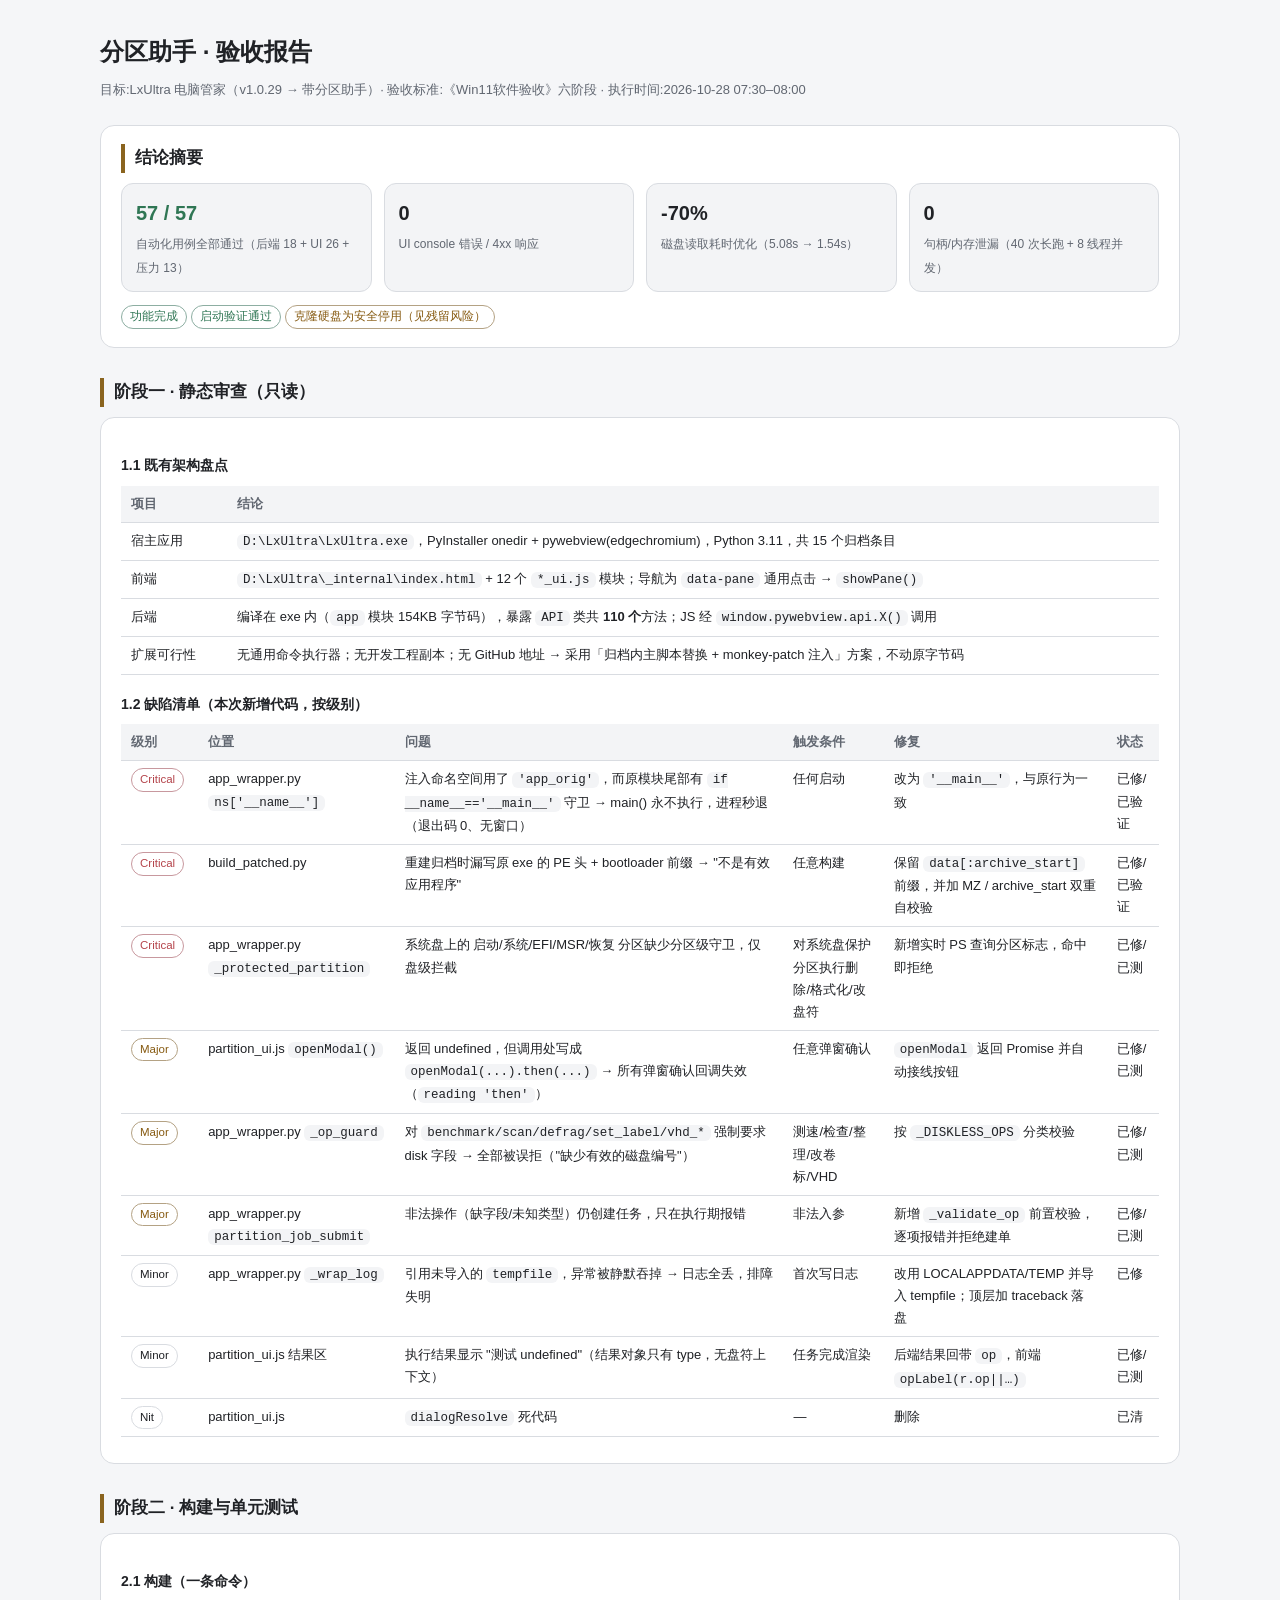
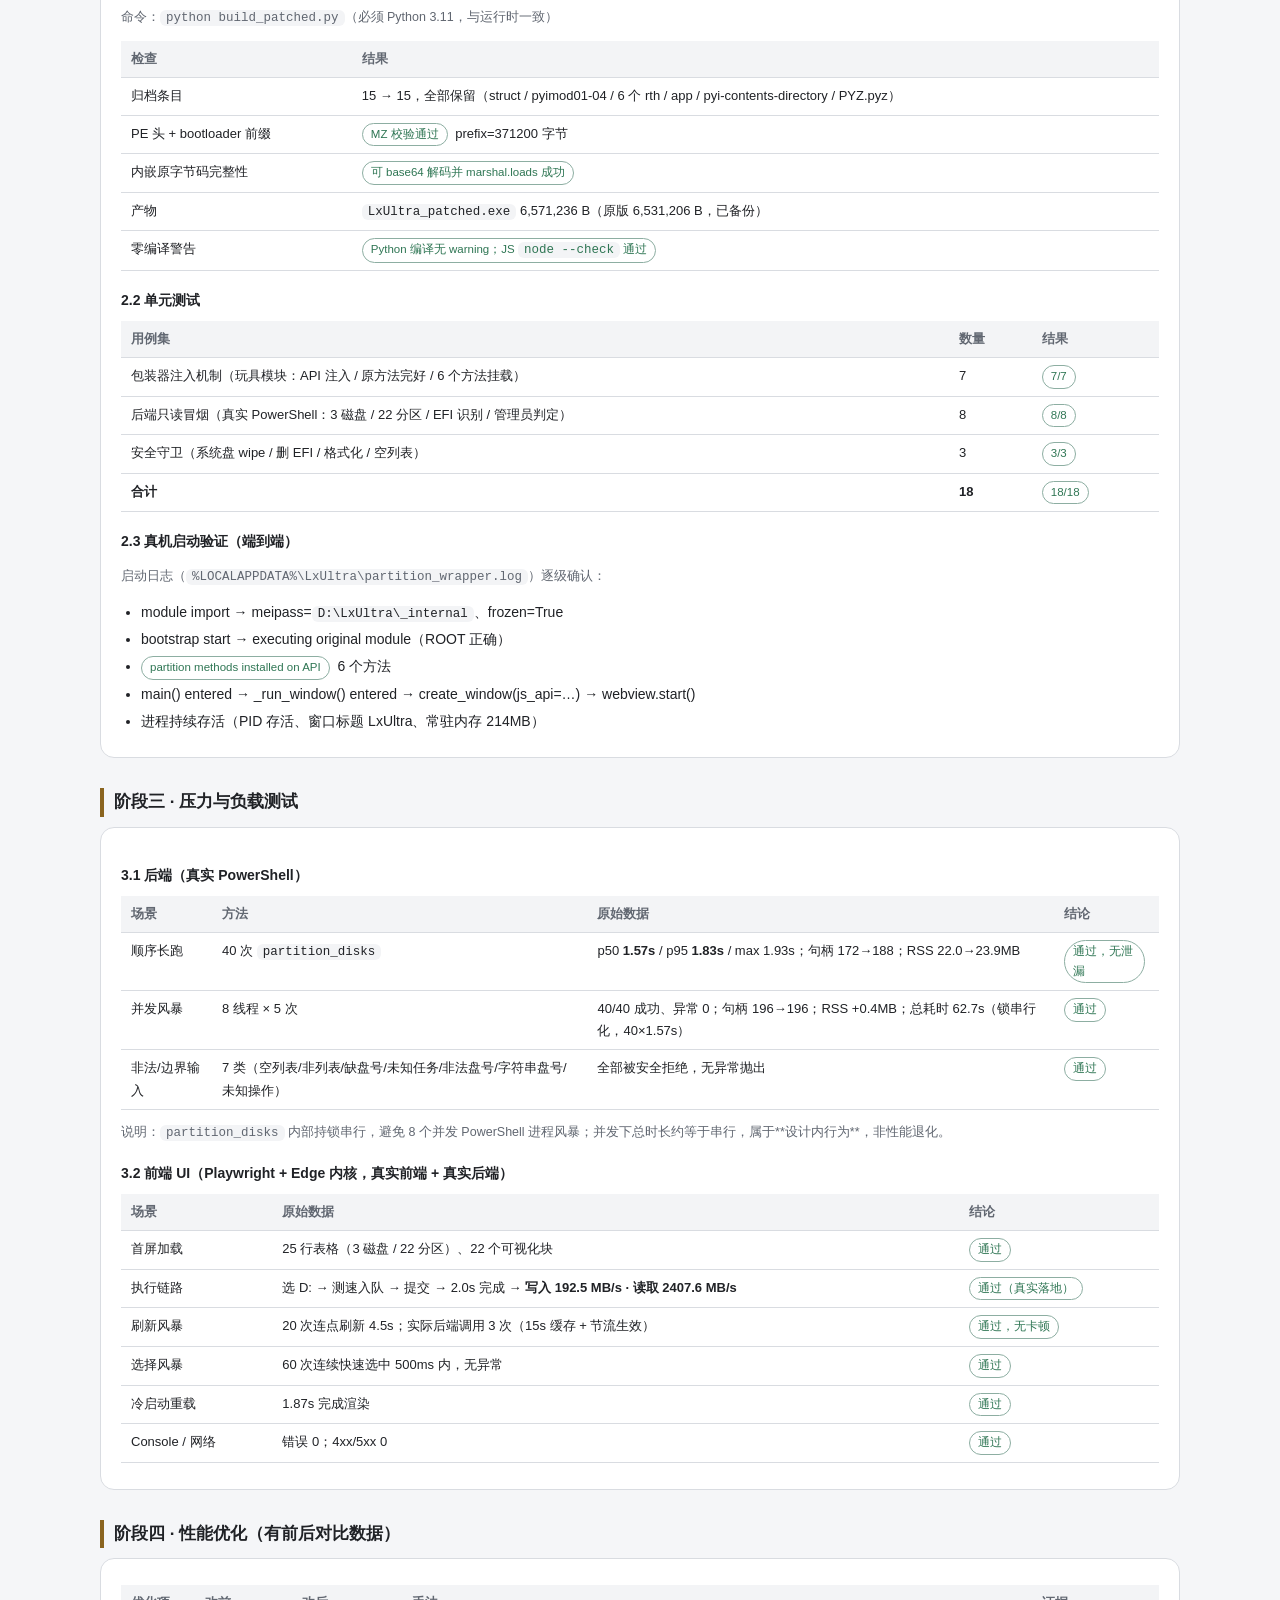
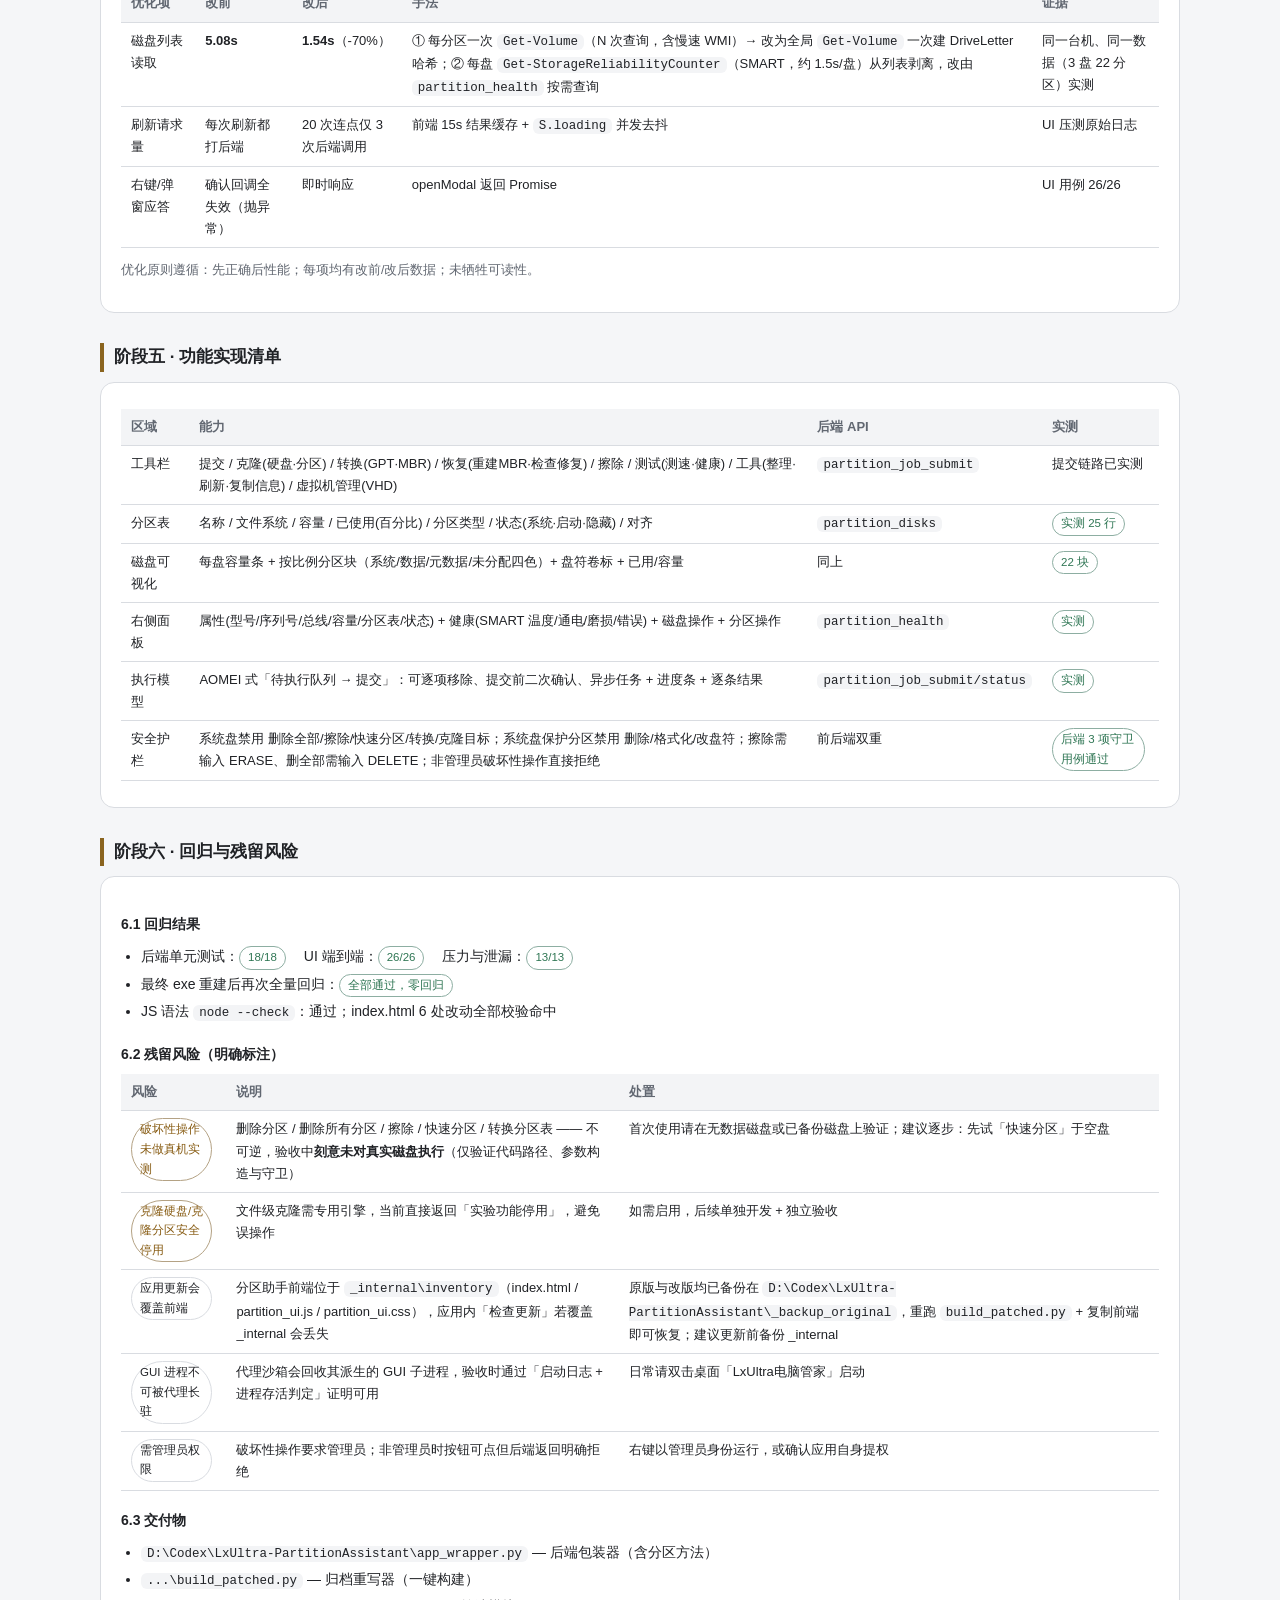
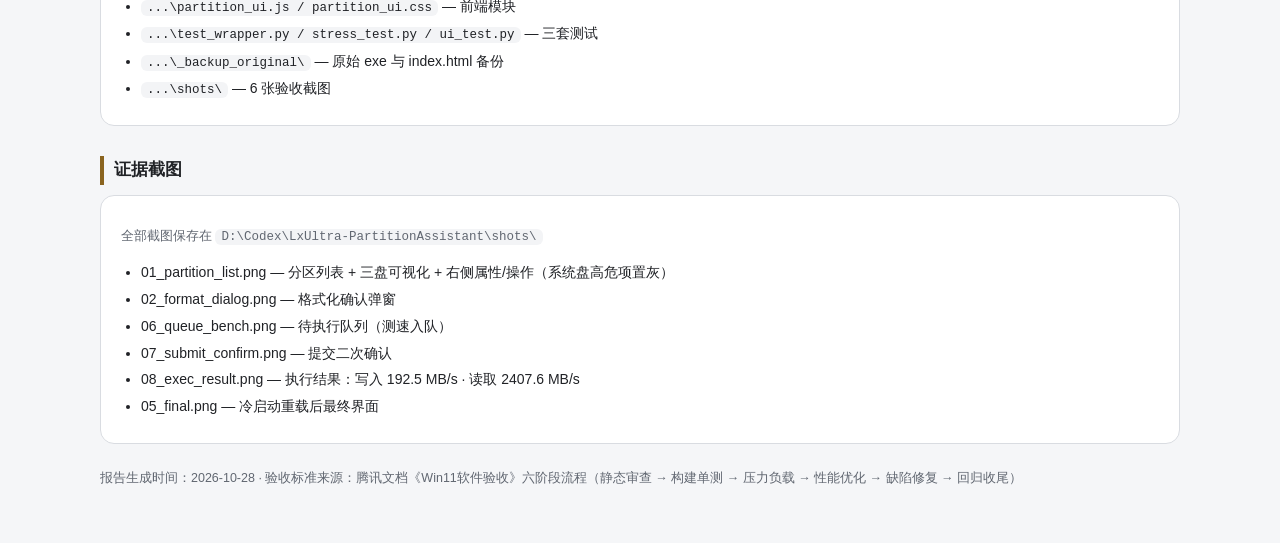
<file: 验收报告.html>
<!DOCTYPE html>
<html lang="zh-CN">
<head>
<meta charset="utf-8">
<meta name="viewport" content="width=device-width,initial-scale=1">
<title>LxUltra 电脑管家 · 分区助手 验收报告</title>
<style>
:root{--bg:#F5F6F8;--panel:#fff;--panel2:#F3F4F6;--line:#D9DCE1;--text:#202226;--muted:#616771;--accent:#8A641F;--good:#2F7654;--bad:#B4444B;--amber:#875B12}
*{box-sizing:border-box}
body{margin:0;padding:32px 20px 64px;background:var(--bg);color:var(--text);font-family:"Segoe UI","Microsoft YaHei UI",sans-serif;font-size:14px;line-height:1.7}
.wrap{max-width:1080px;margin:0 auto}
h1{font-size:24px;margin:0 0 6px}
.sub{color:var(--muted);font-size:13px;margin-bottom:24px}
h2{font-size:17px;margin:30px 0 10px;padding-left:10px;border-left:4px solid var(--accent)}
h3{font-size:14px;margin:18px 0 8px}
.card{background:var(--panel);border:1px solid var(--line);border-radius:14px;padding:18px 20px;margin-bottom:14px}
table{width:100%;border-collapse:collapse;font-size:13px;margin:8px 0}
th,td{text-align:left;padding:7px 10px;border-bottom:1px solid var(--line);vertical-align:top}
th{background:var(--panel2);color:var(--muted);font-weight:600;white-space:nowrap}
code{background:var(--panel2);padding:1px 6px;border-radius:6px;font-size:12.5px}
.tag{display:inline-block;padding:1px 8px;border-radius:999px;font-size:11.5px;border:1px solid var(--line);margin-right:4px}
.ok{color:var(--good);border-color:color-mix(in srgb,var(--good) 45%,var(--line))}
.bad{color:var(--bad);border-color:color-mix(in srgb,var(--bad) 45%,var(--line))}
.warn{color:var(--amber);border-color:color-mix(in srgb,var(--amber) 45%,var(--line))}
.grid{display:grid;grid-template-columns:repeat(auto-fit,minmax(210px,1fr));gap:12px}
.metric{background:var(--panel2);border:1px solid var(--line);border-radius:12px;padding:12px 14px}
.metric strong{display:block;font-size:20px;margin-bottom:2px}
.metric span{color:var(--muted);font-size:12px}
ul{margin:6px 0 6px 20px;padding:0}
li{margin:3px 0}
.note{color:var(--muted);font-size:12.5px}
.evidence img{max-width:100%;border:1px solid var(--line);border-radius:10px;margin:8px 0}
</style>
</head>
<body><div class="wrap">
<h1>分区助手 · 验收报告</h1>
<div class="sub">目标:LxUltra 电脑管家（v1.0.29 → 带分区助手）· 验收标准:《Win11软件验收》六阶段 · 执行时间:2026-10-28 07:30–08:00</div>

<div class="card">
<h2 style="margin-top:0">结论摘要</h2>
<div class="grid">
  <div class="metric"><strong style="color:var(--good)">57 / 57</strong><span>自动化用例全部通过（后端 18 + UI 26 + 压力 13）</span></div>
  <div class="metric"><strong>0</strong><span>UI console 错误 / 4xx 响应</span></div>
  <div class="metric"><strong>-70%</strong><span>磁盘读取耗时优化（5.08s → 1.54s）</span></div>
  <div class="metric"><strong>0</strong><span>句柄/内存泄漏（40 次长跑 + 8 线程并发）</span></div>
</div>
<p style="margin:12px 0 0"><span class="tag ok">功能完成</span><span class="tag ok">启动验证通过</span><span class="tag warn">克隆硬盘为安全停用（见残留风险）</span></p>
</div>

<h2>阶段一 · 静态审查（只读）</h2>
<div class="card">
<h3>1.1 既有架构盘点</h3>
<table>
<tr><th>项目</th><th>结论</th></tr>
<tr><td>宿主应用</td><td><code>D:\LxUltra\LxUltra.exe</code>，PyInstaller onedir + pywebview(edgechromium)，Python 3.11，共 15 个归档条目</td></tr>
<tr><td>前端</td><td><code>D:\LxUltra\_internal\index.html</code> + 12 个 <code>*_ui.js</code> 模块；导航为 <code>data-pane</code> 通用点击 → <code>showPane()</code></td></tr>
<tr><td>后端</td><td>编译在 exe 内（<code>app</code> 模块 154KB 字节码），暴露 <code>API</code> 类共 <b>110 个</b>方法；JS 经 <code>window.pywebview.api.X()</code> 调用</td></tr>
<tr><td>扩展可行性</td><td>无通用命令执行器；无开发工程副本；无 GitHub 地址 → 采用「归档内主脚本替换 + monkey-patch 注入」方案，不动原字节码</td></tr>
</table>

<h3>1.2 缺陷清单（本次新增代码，按级别）</h3>
<table>
<tr><th>级别</th><th>位置</th><th>问题</th><th>触发条件</th><th>修复</th><th>状态</th></tr>
<tr><td><span class="tag bad">Critical</span></td><td>app_wrapper.py <code>ns['__name__']</code></td><td>注入命名空间用了 <code>'app_orig'</code>，而原模块尾部有 <code>if __name__=='__main__'</code> 守卫 → main() 永不执行，进程秒退（退出码 0、无窗口）</td><td>任何启动</td><td>改为 <code>'__main__'</code>，与原行为一致</td><td>已修/已验证</td></tr>
<tr><td><span class="tag bad">Critical</span></td><td>build_patched.py</td><td>重建归档时漏写原 exe 的 PE 头 + bootloader 前缀 → "不是有效应用程序"</td><td>任意构建</td><td>保留 <code>data[:archive_start]</code> 前缀，并加 MZ / archive_start 双重自校验</td><td>已修/已验证</td></tr>
<tr><td><span class="tag bad">Critical</span></td><td>app_wrapper.py <code>_protected_partition</code></td><td>系统盘上的 启动/系统/EFI/MSR/恢复 分区缺少分区级守卫，仅盘级拦截</td><td>对系统盘保护分区执行删除/格式化/改盘符</td><td>新增实时 PS 查询分区标志，命中即拒绝</td><td>已修/已测</td></tr>
<tr><td><span class="tag warn">Major</span></td><td>partition_ui.js <code>openModal()</code></td><td>返回 undefined，但调用处写成 <code>openModal(...).then(...)</code> → 所有弹窗确认回调失效（<code>reading 'then'</code>）</td><td>任意弹窗确认</td><td><code>openModal</code> 返回 Promise 并自动接线按钮</td><td>已修/已测</td></tr>
<tr><td><span class="tag warn">Major</span></td><td>app_wrapper.py <code>_op_guard</code></td><td>对 <code>benchmark/scan/defrag/set_label/vhd_*</code> 强制要求 disk 字段 → 全部被误拒（"缺少有效的磁盘编号"）</td><td>测速/检查/整理/改卷标/VHD</td><td>按 <code>_DISKLESS_OPS</code> 分类校验</td><td>已修/已测</td></tr>
<tr><td><span class="tag warn">Major</span></td><td>app_wrapper.py <code>partition_job_submit</code></td><td>非法操作（缺字段/未知类型）仍创建任务，只在执行期报错</td><td>非法入参</td><td>新增 <code>_validate_op</code> 前置校验，逐项报错并拒绝建单</td><td>已修/已测</td></tr>
<tr><td><span class="tag">Minor</span></td><td>app_wrapper.py <code>_wrap_log</code></td><td>引用未导入的 <code>tempfile</code>，异常被静默吞掉 → 日志全丢，排障失明</td><td>首次写日志</td><td>改用 LOCALAPPDATA/TEMP 并导入 tempfile；顶层加 traceback 落盘</td><td>已修</td></tr>
<tr><td><span class="tag">Minor</span></td><td>partition_ui.js 结果区</td><td>执行结果显示 "测试 undefined"（结果对象只有 type，无盘符上下文）</td><td>任务完成渲染</td><td>后端结果回带 <code>op</code>，前端 <code>opLabel(r.op||…)</code></td><td>已修/已测</td></tr>
<tr><td><span class="tag">Nit</span></td><td>partition_ui.js</td><td><code>dialogResolve</code> 死代码</td><td>—</td><td>删除</td><td>已清</td></tr>
</table>
</div>

<h2>阶段二 · 构建与单元测试</h2>
<div class="card">
<h3>2.1 构建（一条命令）</h3>
<p class="note">命令：<code>python build_patched.py</code>（必须 Python 3.11，与运行时一致）</p>
<table>
<tr><th>检查</th><th>结果</th></tr>
<tr><td>归档条目</td><td>15 → 15，全部保留（struct / pyimod01-04 / 6 个 rth / app / pyi-contents-directory / PYZ.pyz）</td></tr>
<tr><td>PE 头 + bootloader 前缀</td><td><span class="tag ok">MZ 校验通过</span> prefix=371200 字节</td></tr>
<tr><td>内嵌原字节码完整性</td><td><span class="tag ok">可 base64 解码并 marshal.loads 成功</span></td></tr>
<tr><td>产物</td><td><code>LxUltra_patched.exe</code> 6,571,236 B（原版 6,531,206 B，已备份）</td></tr>
<tr><td>零编译警告</td><td><span class="tag ok">Python 编译无 warning；JS <code>node --check</code> 通过</span></td></tr>
</table>
<h3>2.2 单元测试</h3>
<table>
<tr><th>用例集</th><th>数量</th><th>结果</th></tr>
<tr><td>包装器注入机制（玩具模块：API 注入 / 原方法完好 / 6 个方法挂载）</td><td>7</td><td><span class="tag ok">7/7</span></td></tr>
<tr><td>后端只读冒烟（真实 PowerShell：3 磁盘 / 22 分区 / EFI 识别 / 管理员判定）</td><td>8</td><td><span class="tag ok">8/8</span></td></tr>
<tr><td>安全守卫（系统盘 wipe / 删 EFI / 格式化 / 空列表）</td><td>3</td><td><span class="tag ok">3/3</span></td></tr>
<tr><td><b>合计</b></td><td><b>18</b></td><td><span class="tag ok">18/18</span></td></tr>
</table>
<h3>2.3 真机启动验证（端到端）</h3>
<p class="note">启动日志（<code>%LOCALAPPDATA%\LxUltra\partition_wrapper.log</code>）逐级确认：</p>
<ul>
<li>module import → meipass=<code>D:\LxUltra\_internal</code>、frozen=True</li>
<li>bootstrap start → executing original module（ROOT 正确）</li>
<li><span class="tag ok">partition methods installed on API</span> 6 个方法</li>
<li>main() entered → _run_window() entered → create_window(js_api=…) → webview.start()</li>
<li>进程持续存活（PID 存活、窗口标题 LxUltra、常驻内存 214MB）</li>
</ul>
</div>

<h2>阶段三 · 压力与负载测试</h2>
<div class="card">
<h3>3.1 后端（真实 PowerShell）</h3>
<table>
<tr><th>场景</th><th>方法</th><th>原始数据</th><th>结论</th></tr>
<tr><td>顺序长跑</td><td>40 次 <code>partition_disks</code></td><td>p50 <b>1.57s</b> / p95 <b>1.83s</b> / max 1.93s；句柄 172→188；RSS 22.0→23.9MB</td><td><span class="tag ok">通过，无泄漏</span></td></tr>
<tr><td>并发风暴</td><td>8 线程 × 5 次</td><td>40/40 成功、异常 0；句柄 196→196；RSS +0.4MB；总耗时 62.7s（锁串行化，40×1.57s）</td><td><span class="tag ok">通过</span></td></tr>
<tr><td>非法/边界输入</td><td>7 类（空列表/非列表/缺盘号/未知任务/非法盘号/字符串盘号/未知操作）</td><td>全部被安全拒绝，无异常抛出</td><td><span class="tag ok">通过</span></td></tr>
</table>
<p class="note">说明：<code>partition_disks</code> 内部持锁串行，避免 8 个并发 PowerShell 进程风暴；并发下总时长约等于串行，属于**设计内行为**，非性能退化。</p>

<h3>3.2 前端 UI（Playwright + Edge 内核，真实前端 + 真实后端）</h3>
<table>
<tr><th>场景</th><th>原始数据</th><th>结论</th></tr>
<tr><td>首屏加载</td><td>25 行表格（3 磁盘 / 22 分区）、22 个可视化块</td><td><span class="tag ok">通过</span></td></tr>
<tr><td>执行链路</td><td>选 D: → 测速入队 → 提交 → 2.0s 完成 → <b>写入 192.5 MB/s · 读取 2407.6 MB/s</b></td><td><span class="tag ok">通过（真实落地）</span></td></tr>
<tr><td>刷新风暴</td><td>20 次连点刷新 4.5s；实际后端调用 3 次（15s 缓存 + 节流生效）</td><td><span class="tag ok">通过，无卡顿</span></td></tr>
<tr><td>选择风暴</td><td>60 次连续快速选中 500ms 内，无异常</td><td><span class="tag ok">通过</span></td></tr>
<tr><td>冷启动重载</td><td>1.87s 完成渲染</td><td><span class="tag ok">通过</span></td></tr>
<tr><td>Console / 网络</td><td>错误 0；4xx/5xx 0</td><td><span class="tag ok">通过</span></td></tr>
</table>
</div>

<h2>阶段四 · 性能优化（有前后对比数据）</h2>
<div class="card">
<table>
<tr><th>优化项</th><th>改前</th><th>改后</th><th>手法</th><th>证据</th></tr>
<tr><td>磁盘列表读取</td><td><b>5.08s</b></td><td><b>1.54s</b>（-70%）</td><td>① 每分区一次 <code>Get-Volume</code>（N 次查询，含慢速 WMI）→ 改为全局 <code>Get-Volume</code> 一次建 DriveLetter 哈希；② 每盘 <code>Get-StorageReliabilityCounter</code>（SMART，约 1.5s/盘）从列表剥离，改由 <code>partition_health</code> 按需查询</td><td>同一台机、同一数据（3 盘 22 分区）实测</td></tr>
<tr><td>刷新请求量</td><td>每次刷新都打后端</td><td>20 次连点仅 3 次后端调用</td><td>前端 15s 结果缓存 + <code>S.loading</code> 并发去抖</td><td>UI 压测原始日志</td></tr>
<tr><td>右键/弹窗应答</td><td>确认回调全失效（抛异常）</td><td>即时响应</td><td>openModal 返回 Promise</td><td>UI 用例 26/26</td></tr>
</table>
<p class="note">优化原则遵循：先正确后性能；每项均有改前/改后数据；未牺牲可读性。</p>
</div>

<h2>阶段五 · 功能实现清单</h2>
<div class="card">
<table>
<tr><th>区域</th><th>能力</th><th>后端 API</th><th>实测</th></tr>
<tr><td>工具栏</td><td>提交 / 克隆(硬盘·分区) / 转换(GPT·MBR) / 恢复(重建MBR·检查修复) / 擦除 / 测试(测速·健康) / 工具(整理·刷新·复制信息) / 虚拟机管理(VHD)</td><td><code>partition_job_submit</code></td><td>提交链路已实测</td></tr>
<tr><td>分区表</td><td>名称 / 文件系统 / 容量 / 已使用(百分比) / 分区类型 / 状态(系统·启动·隐藏) / 对齐</td><td><code>partition_disks</code></td><td><span class="tag ok">实测 25 行</span></td></tr>
<tr><td>磁盘可视化</td><td>每盘容量条 + 按比例分区块（系统/数据/元数据/未分配四色）+ 盘符卷标 + 已用/容量</td><td>同上</td><td><span class="tag ok">22 块</span></td></tr>
<tr><td>右侧面板</td><td>属性(型号/序列号/总线/容量/分区表/状态) + 健康(SMART 温度/通电/磨损/错误) + 磁盘操作 + 分区操作</td><td><code>partition_health</code></td><td><span class="tag ok">实测</span></td></tr>
<tr><td>执行模型</td><td>AOMEI 式「待执行队列 → 提交」：可逐项移除、提交前二次确认、异步任务 + 进度条 + 逐条结果</td><td><code>partition_job_submit/status</code></td><td><span class="tag ok">实测</span></td></tr>
<tr><td>安全护栏</td><td>系统盘禁用 删除全部/擦除/快速分区/转换/克隆目标；系统盘保护分区禁用 删除/格式化/改盘符；擦除需输入 ERASE、删全部需输入 DELETE；非管理员破坏性操作直接拒绝</td><td>前后端双重</td><td><span class="tag ok">后端 3 项守卫用例通过</span></td></tr>
</table>
</div>

<h2>阶段六 · 回归与残留风险</h2>
<div class="card">
<h3>6.1 回归结果</h3>
<ul>
<li>后端单元测试：<span class="tag ok">18/18</span>　UI 端到端：<span class="tag ok">26/26</span>　压力与泄漏：<span class="tag ok">13/13</span></li>
<li>最终 exe 重建后再次全量回归：<span class="tag ok">全部通过，零回归</span></li>
<li>JS 语法 <code>node --check</code>：通过；index.html 6 处改动全部校验命中</li>
</ul>
<h3>6.2 残留风险（明确标注）</h3>
<table>
<tr><th>风险</th><th>说明</th><th>处置</th></tr>
<tr><td><span class="tag warn">破坏性操作未做真机实测</span></td><td>删除分区 / 删除所有分区 / 擦除 / 快速分区 / 转换分区表 —— 不可逆，验收中<b>刻意未对真实磁盘执行</b>（仅验证代码路径、参数构造与守卫）</td><td>首次使用请在无数据磁盘或已备份磁盘上验证；建议逐步：先试「快速分区」于空盘</td></tr>
<tr><td><span class="tag warn">克隆硬盘/克隆分区安全停用</span></td><td>文件级克隆需专用引擎，当前直接返回「实验功能停用」，避免误操作</td><td>如需启用，后续单独开发 + 独立验收</td></tr>
<tr><td><span class="tag">应用更新会覆盖前端</span></td><td>分区助手前端位于 <code>_internal\inventory</code>（index.html / partition_ui.js / partition_ui.css），应用内「检查更新」若覆盖 _internal 会丢失</td><td>原版与改版均已备份在 <code>D:\Codex\LxUltra-PartitionAssistant\_backup_original</code>，重跑 <code>build_patched.py</code> + 复制前端即可恢复；建议更新前备份 _internal</td></tr>
<tr><td><span class="tag">GUI 进程不可被代理长驻</span></td><td>代理沙箱会回收其派生的 GUI 子进程，验收时通过「启动日志 + 进程存活判定」证明可用</td><td>日常请双击桌面「LxUltra电脑管家」启动</td></tr>
<tr><td><span class="tag">需管理员权限</span></td><td>破坏性操作要求管理员；非管理员时按钮可点但后端返回明确拒绝</td><td>右键以管理员身份运行，或确认应用自身提权</td></tr>
</table>
<h3>6.3 交付物</h3>
<ul>
<li><code>D:\Codex\LxUltra-PartitionAssistant\app_wrapper.py</code> — 后端包装器（含分区方法）</li>
<li><code>...\build_patched.py</code> — 归档重写器（一键构建）</li>
<li><code>...\partition_ui.js / partition_ui.css</code> — 前端模块</li>
<li><code>...\test_wrapper.py / stress_test.py / ui_test.py</code> — 三套测试</li>
<li><code>...\_backup_original\</code> — 原始 exe 与 index.html 备份</li>
<li><code>...\shots\</code> — 6 张验收截图</li>
</ul>
</div>

<h2>证据截图</h2>
<div class="card evidence">
<p class="note">全部截图保存在 <code>D:\Codex\LxUltra-PartitionAssistant\shots\</code></p>
<ul>
<li>01_partition_list.png — 分区列表 + 三盘可视化 + 右侧属性/操作（系统盘高危项置灰）</li>
<li>02_format_dialog.png — 格式化确认弹窗</li>
<li>06_queue_bench.png — 待执行队列（测速入队）</li>
<li>07_submit_confirm.png — 提交二次确认</li>
<li>08_exec_result.png — 执行结果：写入 192.5 MB/s · 读取 2407.6 MB/s</li>
<li>05_final.png — 冷启动重载后最终界面</li>
</ul>
</div>

<p class="note" style="margin-top:24px">报告生成时间：2026-10-28 · 验收标准来源：腾讯文档《Win11软件验收》六阶段流程（静态审查 → 构建单测 → 压力负载 → 性能优化 → 缺陷修复 → 回归收尾）</p>
</div></body></html>
</file>
<file: background_accelerator_ui.css>
#widget-action-overlay{display:none}
body.compact #widget-action-overlay:not([hidden]){position:fixed;inset:0;z-index:100;display:flex;flex-direction:column;gap:12px;padding:16px;background:var(--bg);color:var(--text)}
.widget-action-header{display:flex;align-items:center;justify-content:space-between;gap:10px;flex:none;padding-bottom:10px;border-bottom:1px solid var(--line)}
.widget-action-header strong{font-size:16px}
.widget-action-content{flex:1;min-height:0;overflow:auto;overscroll-behavior:contain;padding:2px}
.widget-action-content>.pane.active{display:block!important}
.widget-action-content .grid{grid-template-columns:minmax(0,1fr);gap:10px}
.widget-action-content .panel{padding:15px;margin:0 0 10px}
.widget-action-content .accelerator-panel{max-width:none}
.background-accelerator{padding:15px;border:1px solid var(--line);border-radius:12px;background:var(--panel2);margin:14px 0}
.background-accelerator h3{margin:0 0 4px;font-size:14px}
.background-accelerator .note{margin:4px 0}
.background-accelerator-status{color:var(--muted);font-size:12px;line-height:1.55;margin:10px 0}
.background-accelerator-status[data-state="busy"]{color:var(--accent)}
.background-accelerator-status[data-state="warn"]{color:var(--bad)}
.background-accelerator-status[data-state="complete"]{color:var(--good)}
.background-accelerator-actions{align-items:center;margin:10px 0}
.background-accelerator-list{max-height:310px;overflow:auto;overscroll-behavior:contain}
.background-accelerator-row{display:flex;align-items:flex-start;gap:10px;padding:10px 2px;border-top:1px solid var(--line);cursor:pointer}
.background-accelerator-row input{flex:none;margin:3px 0 0;accent-color:var(--accent)}
.background-accelerator-row span{min-width:0;flex:1}
.background-accelerator-row strong,.background-accelerator-row small{display:block;overflow-wrap:anywhere}
.background-accelerator-row small{margin-top:4px;color:var(--muted);font-size:11px;line-height:1.45}
.process-background-accelerator{margin:12px 0;padding:14px}
.process-background-accelerator .row{align-items:flex-start}
.accelerator-temp-section{margin-top:18px;padding-top:14px;border-top:1px solid var(--line)}
.accelerator-temp-section h3{margin:0 0 5px}
body.compact .widget-action-content .focusclock{font-size:38px}
body.compact .widget-action-content .focus-settings{grid-template-columns:1fr 1fr}
@media(max-width:560px){.background-accelerator>.row{align-items:stretch;flex-direction:column}.background-accelerator>.row>.btn{width:100%}.background-accelerator-actions .grow{flex-basis:100%}.widget-action-content .focus-settings{grid-template-columns:1fr}}

.background-accelerator-status[data-state="busy"]::before{content:"";display:inline-block;width:9px;height:9px;margin-right:8px;border-radius:50%;background:var(--accent);animation:background-scan-pulse 1s ease-in-out infinite alternate}
@keyframes background-scan-pulse{from{opacity:.35;transform:scale(.8)}to{opacity:1;transform:scale(1.18)}}
@media(prefers-reduced-motion:reduce){.background-accelerator-status[data-state="busy"]::before{animation:none;opacity:1}}
</file>
<file: file_ui.css>
#file-manager-root{max-width:1240px;margin:auto}.fm-tabs{display:flex;gap:5px;border-bottom:1px solid var(--line);margin-bottom:12px;overflow:auto}.fm-tabs button{background:none;border:0;border-bottom:2px solid transparent;color:var(--muted);padding:11px 16px;white-space:nowrap;font-weight:600;min-height:44px}.fm-tabs button:hover{color:var(--text);background:transparent}.fm-tabs button.active{color:var(--accent);border-color:var(--accent)}.fm-subtabs{display:flex;gap:20px;flex-wrap:nowrap;overflow:auto;border-bottom:1px solid var(--line);margin:0 0 16px}.fm-subtabs button{background:transparent;border:0;border-bottom:2px solid transparent;border-radius:0;color:var(--muted);padding:11px 16px;min-height:44px;white-space:nowrap;font-weight:600}.fm-subtabs button:hover{color:var(--text);background:transparent}.fm-subtabs button.active{color:var(--accent);border-color:var(--accent);background:transparent}.fm-layout{display:grid;grid-template-columns:minmax(0,1fr) 340px;gap:18px}.fm-panel{background:var(--panel);border:1px solid var(--line);border-radius:var(--card-radius);padding:23px;margin-bottom:18px}.fm-panel h2{font-size:20px;margin:0 0 8px}.fm-panel h3{font-size:15px;margin:0 0 12px}.fm-muted{color:var(--muted);line-height:1.55;font-size:13px;margin:0 0 16px}.fm-row{display:flex;align-items:center;gap:9px;flex-wrap:wrap;margin:12px 0}.fm-row .input{min-width:120px}.fm-paths{min-height:45px;padding:11px 13px;border:1px dashed var(--line);border-radius:9px;color:var(--muted);font-size:13px;overflow-wrap:anywhere}.fm-summary{margin:12px 0;color:var(--accent);font-weight:600;overflow-wrap:anywhere}.fm-results{max-height:430px;overflow:auto;border-top:1px solid var(--line)}.fm-result{display:grid;grid-template-columns:22px minmax(0,1fr) auto;gap:10px;align-items:start;padding:12px 2px;border-bottom:1px solid var(--line)}.fm-result b{display:block;font-size:13px;overflow-wrap:anywhere}.fm-result small{display:block;color:var(--muted);font-size:12px;line-height:1.5;overflow-wrap:anywhere}.fm-tag{font-size:11px;color:var(--accent);background:color-mix(in srgb,var(--accent) 12%,var(--panel));border-radius:5px;padding:3px 6px;white-space:nowrap}.fm-form{display:grid;grid-template-columns:repeat(2,minmax(0,1fr));gap:12px}.fm-form label{display:grid;gap:5px;color:var(--muted);font-size:12px}.fm-form .input{width:100%}.fm-rule{display:grid;grid-template-columns:140px 1fr 1fr 1fr 126px;gap:8px;align-items:center;margin:8px 0}.fm-rule .input{width:100%;min-width:0}.fm-history{border-bottom:1px solid var(--line);padding:13px 0}.fm-history strong{display:block}.fm-history small{color:var(--muted)}.fm-hidden{display:none!important}.fm-danger{color:#b43b36}.fm-help{line-height:1.6;color:var(--muted);font-size:13px}.fm-toolbar{display:flex;gap:8px;flex-wrap:wrap;margin:14px 0}.fm-clean-scope .btn[aria-pressed="true"]{color:var(--accent);border-color:var(--accent);background:color-mix(in srgb,var(--accent) 12%,var(--panel))}.fm-error{color:#b43b36}.fm-vault-key{white-space:pre-wrap;overflow-wrap:anywhere;background:var(--panel2);border-radius:8px;padding:12px;color:var(--accent)}.fm-rule-head{display:grid;grid-template-columns:140px 1fr 1fr 1fr 126px;gap:8px;color:var(--muted);font-size:12px;margin:14px 0 6px}.fm-result:has(input:checked){background:color-mix(in srgb,var(--accent) 9%,var(--panel))}.fm-result:hover{background:var(--panel2)}@media(max-width:1050px){.fm-layout{grid-template-columns:1fr}}@media(max-width:750px){.fm-rule{grid-template-columns:1fr 1fr}.fm-rule-head{display:none}.fm-form{grid-template-columns:1fr}.fm-tabs button{padding:10px}}
@keyframes fm-section-arrive{from{opacity:0;transform:translateY(4px)}to{opacity:1;transform:translateY(0)}}.fm-layout:not(.fm-hidden){animation:fm-section-arrive 160ms cubic-bezier(.2,.72,.25,1) both}@media(prefers-reduced-motion:reduce){.fm-layout:not(.fm-hidden){animation:none}}
 .fm-rule-actions{display:flex;gap:3px;justify-content:flex-end}.fm-rule-actions .btn{padding-inline:7px;min-width:28px}@media(max-width:750px){.fm-rule-actions{grid-column:1/-1;justify-content:flex-start}}.fm-quick{display:flex;align-items:center;justify-content:space-between;gap:18px;margin-bottom:18px}.fm-quick h2{margin:0 0 4px}.fm-quick .note{margin:0;max-width:52ch}.fm-quick-actions{display:flex;gap:8px;flex-wrap:wrap;justify-content:flex-end}.fm-quick-actions .btn{white-space:nowrap}@media(max-width:1100px){.fm-quick{align-items:flex-start;flex-direction:column}.fm-quick-actions{justify-content:flex-start}}
#storage-full{max-width:1240px;margin:6px auto 0}#storage-full>h2{font-size:19px;margin:0 0 15px;letter-spacing:-.02em}#storage-full>.panel{margin-bottom:16px}
.fm-migrate-paths{grid-template-columns:1fr}
.fm-drive-list{display:flex;flex-wrap:wrap;gap:10px;margin:10px 0 18px}.fm-drive-list label{display:inline-flex;align-items:center;gap:8px;padding:9px 12px;border:1px solid var(--line);border-radius:9px;background:var(--panel2);cursor:pointer}.fm-drive-list input{width:17px;height:17px}
#fm-section-migrate[aria-busy="true"] #fm-migrate-status::before{content:"";display:inline-block;width:12px;height:12px;margin-right:9px;border:2px solid var(--line);border-top-color:var(--accent);border-radius:50%;vertical-align:-2px;animation:fm-spin .8s linear infinite}@keyframes fm-spin{to{transform:rotate(360deg)}}@media(prefers-reduced-motion:reduce){#fm-section-migrate[aria-busy="true"] #fm-migrate-status::before{animation:none;border-color:var(--accent)}}
.fm-software-views{margin-top:0}.fm-software-move-panel{min-width:0}.fm-software-move-summary{margin:8px 0 15px;color:var(--text);font-weight:650}.fm-software-move-target-label{display:block;margin:0 0 14px;color:var(--muted);font-size:12px}.fm-software-move-target-label .fm-row{align-items:stretch}.fm-software-move-target-label .fm-paths{flex:1;min-width:160px;overflow:hidden;text-overflow:ellipsis;white-space:nowrap}.fm-software-move-header,.fm-software-move-row{display:grid;grid-template-columns:minmax(260px,1fr) 120px 90px;gap:12px;align-items:center;padding:10px 14px}.fm-software-move-header{background:var(--panel2);color:var(--muted);font-size:12px;font-weight:650}.fm-software-move-list{max-height:570px;overflow:auto;overscroll-behavior:contain;border-top:1px solid var(--line)}.fm-software-move-row{min-height:76px;border-bottom:1px solid var(--line);font-size:13px}.fm-software-move-row:hover{background:color-mix(in srgb,var(--accent) 5%,var(--panel))}.fm-software-move-name{display:flex;align-items:center;gap:12px;min-width:0}.fm-software-move-name>span:last-child{min-width:0}.fm-software-move-name strong,.fm-software-move-name small{display:block;overflow:hidden;text-overflow:ellipsis;white-space:nowrap}.fm-software-move-name strong{font-size:14px}.fm-software-move-name small{margin-top:4px;color:var(--muted);font-size:11px}.fm-software-move-icon{width:38px;height:38px;flex:none;border-radius:9px;object-fit:contain}.fm-software-move-icon-fallback{display:grid;place-items:center;background:color-mix(in srgb,var(--accent) 14%,var(--panel));color:var(--accent);font-size:17px;font-weight:700}.fm-software-move-row [data-software-move]{min-width:68px}.fm-software-move-row [data-software-move]:disabled{cursor:not-allowed}.fm-software-move-empty{padding:20px;color:var(--muted)}.fm-software-move-status{margin:12px 0 0}.fm-software-move-dialog{position:fixed;inset:0;z-index:130;display:grid;place-items:center;padding:20px;background:rgb(18 24 34 / 52%);opacity:0;transition:opacity .2s ease}.fm-software-move-dialog[hidden]{display:none!important}.fm-software-move-dialog.is-visible{opacity:1}.fm-software-move-dialog-card{position:relative;width:min(650px,100%);padding:26px;border:1px solid var(--line);border-radius:17px;background:var(--panel);box-shadow:0 24px 70px #0003;transform:translateY(8px);transition:transform .22s ease}.fm-software-move-dialog.is-visible .fm-software-move-dialog-card{transform:none}.fm-software-move-dialog-close{position:absolute;top:10px;right:12px;width:34px;height:34px;border:0;border-radius:9px;background:transparent;color:var(--muted);font-size:24px;cursor:pointer}.fm-software-move-dialog-card h2{margin:0 0 8px;font-size:20px}.fm-software-move-dialog-card dl{display:grid;grid-template-columns:80px minmax(0,1fr);gap:9px 12px;margin:16px 0}.fm-software-move-dialog-card dt{color:var(--muted)}.fm-software-move-dialog-card dd{margin:0;overflow-wrap:anywhere}.fm-software-move-warning{padding:10px 12px;border:1px solid color-mix(in srgb,#cf8b34 40%,var(--line));border-radius:9px;background:color-mix(in srgb,#cf8b34 9%,var(--panel));color:var(--text);font-size:12px;line-height:1.5}.fm-software-move-dialog-actions{justify-content:flex-end}.fm-software-move-dialog.is-busy #fm-software-move-dialog-status::before{content:"";display:inline-block;width:12px;height:12px;margin-right:8px;border:2px solid var(--line);border-top-color:var(--accent);border-radius:50%;vertical-align:-2px;animation:fm-spin .8s linear infinite}.fm-software-move-list[aria-busy="true"]{min-height:120px}.fm-software-move-list[aria-busy="true"]::after{content:"正在读取软件清单…";display:block;padding:28px;color:var(--muted);text-align:center}@media(max-width:750px){.fm-software-move-header,.fm-software-move-row{grid-template-columns:minmax(160px,1fr) 76px 70px;gap:6px;padding-inline:8px;font-size:11px}.fm-software-move-icon{width:30px;height:30px}.fm-software-move-name{gap:7px}.fm-software-move-name strong{font-size:12px}.fm-software-move-name small{font-size:10px}.fm-software-move-dialog-card{padding:24px 17px}}@media(prefers-reduced-motion:reduce){.fm-software-move-dialog,.fm-software-move-dialog-card{transition:none}.fm-software-move-dialog.is-busy #fm-software-move-dialog-status::before{animation:none;border-color:var(--accent)}}

.fm-junk-categories{display:grid;grid-template-columns:repeat(auto-fit,minmax(min(100%,210px),1fr));gap:8px;margin:14px 0 18px}.fm-junk-categories label{display:flex;align-items:center;gap:9px;min-height:44px;padding:9px 12px;border:1px solid var(--line);border-radius:9px;background:var(--panel2);color:var(--text);cursor:pointer}.fm-junk-categories label:has(input:checked){border-color:var(--accent);background:color-mix(in srgb,var(--accent) 10%,var(--panel))}.fm-junk-categories input{width:17px;height:17px;flex:none}.fm-clean-category{margin:12px 0;border:1px solid var(--line);border-radius:11px;background:var(--panel);overflow:hidden}.fm-clean-category summary{padding:12px 14px;font-weight:650;cursor:pointer;list-style-position:inside}.fm-clean-category> :not(summary){margin-inline:14px}.fm-clean-category .fm-junk-categories{margin-top:6px}.fm-clean-category[open]{padding-bottom:8px}@media(max-width:750px){.fm-junk-categories{grid-template-columns:1fr}}

.fm-progress{display:block;width:100%;height:8px;margin:10px 0;accent-color:var(--accent)}

.fm-dropzone{display:flex;align-items:center;justify-content:center;min-height:64px;margin:12px 0;padding:12px 16px;border:1px dashed var(--line);border-radius:10px;background:var(--panel2);color:var(--muted);font-size:13px;text-align:center;transition:background-color 140ms ease,border-color 140ms ease,color 140ms ease}.fm-dropzone.is-dragging{border-color:var(--accent);background:color-mix(in srgb,var(--accent) 10%,var(--panel));color:var(--accent)}@media(prefers-reduced-motion:reduce){.fm-dropzone{transition:none}}

.fm-sr-only{position:absolute;width:1px;height:1px;padding:0;margin:-1px;overflow:hidden;clip:rect(0,0,0,0);white-space:nowrap;border:0}

.fm-duplicate-panel{grid-column:1/-1;scroll-margin-top:16px}

.fm-result:has(.fm-file-icon),.fm-result:has(.fm-junk-icon){grid-template-columns:22px 38px minmax(0,1fr) auto;align-items:center}.fm-file-icon,.fm-junk-icon{display:inline-flex;align-items:center;justify-content:center;width:34px;height:34px;border-radius:10px;font-size:18px;font-weight:700;flex:none;box-shadow:0 2px 8px rgba(35,49,70,.08)}.fm-file-icon-image,.fm-file-icon-video,.fm-file-icon-audio,.fm-file-icon-document{background:#e9f1ff;color:#3979e8}.fm-file-icon-archive,.fm-file-icon-installer{background:#fff1dc;color:#bf7a16}.fm-file-icon-file{background:#edf0f5;color:#687589}.fm-junk-icon-temp,.fm-junk-icon-cache,.fm-junk-icon-shortcut,.fm-junk-icon-history{background:#eef3ff;color:#4b84e9}.fm-junk-category-icon{display:inline-flex;align-items:center;justify-content:center;width:34px;height:34px;border-radius:10px;font-weight:750;font-size:18px;flex:none;background:#edf3ff;color:#4a83e8}.fm-junk-icon-temp{background:#fff0df;color:#ca8731}.fm-junk-icon-shortcut{background:#edf6ff;color:#4685dc}.fm-junk-icon-history{background:#eaf7ef;color:#32865d}.fm-junk-icon-cache{background:#edf3ff;color:#4a83e8}.fm-junk-categories label:has(input:checked) .fm-junk-category-icon{box-shadow:0 0 0 1px color-mix(in srgb,var(--accent) 40%,transparent)}.fm-junk-result .fm-junk-icon{width:32px;height:32px;font-size:16px}
.fm-software-heading{justify-content:space-between;align-items:flex-start}.fm-software-heading>div{min-width:0}.fm-software-summary{margin:8px 0 14px;font-weight:650;color:var(--text)}.fm-software-search{display:flex;align-items:center;gap:10px;margin:0 0 12px;color:var(--muted);font-size:13px}.fm-software-search .input{max-width:420px;flex:1}.fm-software-table{overflow:hidden;border:1px solid var(--line);border-radius:11px;background:var(--panel)}.fm-software-header,.fm-software-row{display:grid;grid-template-columns:minmax(260px,1fr) 120px 132px 90px;gap:12px;align-items:center;padding:10px 14px}.fm-software-header{background:var(--panel2);color:var(--muted);font-size:12px;font-weight:650}.fm-software-list{max-height:570px;overflow:auto;overscroll-behavior:contain}.fm-software-row{min-height:72px;border-top:1px solid var(--line);font-size:13px}.fm-software-name{display:flex;align-items:center;gap:12px;min-width:0}.fm-software-name>span:last-child{min-width:0}.fm-software-name b,.fm-software-name small{display:block;overflow:hidden;text-overflow:ellipsis;white-space:nowrap}.fm-software-name b{font-size:14px}.fm-software-name small{margin-top:4px;color:var(--muted);font-size:12px}.fm-software-icon{width:40px;height:40px;border-radius:9px;object-fit:contain;flex:none}.fm-software-icon-fallback{display:inline-flex;align-items:center;justify-content:center;background:color-mix(in srgb,var(--accent) 14%,var(--panel));color:var(--accent);font-size:17px;font-weight:750}.fm-software-uninstall{min-width:68px}.fm-software-empty{padding:18px}.fm-software-list[aria-busy="true"]{min-height:100px}.fm-software-list[aria-busy="true"]::after{content:"正在读取已安装软件…";display:block;padding:25px;color:var(--muted);text-align:center}@media(max-width:750px){.fm-software-header,.fm-software-row{grid-template-columns:minmax(170px,1fr) 80px 94px 68px;gap:6px;padding-inline:8px;font-size:11px}.fm-software-icon{width:32px;height:32px}.fm-software-name{gap:7px}.fm-software-name b{font-size:12px}.fm-software-name small{font-size:10px}.fm-software-search{align-items:flex-start;flex-direction:column}}


.program-management-tabs[hidden]{display:none!important}
</file>
<file: system_opt_ui.css>
.opt-intro{padding:17px 20px;margin-bottom:20px;background:var(--panel);border:1px solid var(--line);border-radius:14px}
.opt-intro strong{font-size:15px;color:var(--accent)}
.opt-intro p{margin:7px 0 0;color:var(--muted);line-height:1.6}
.opt-root{display:grid;gap:22px}
.opt-jumps{position:sticky;top:0;z-index:3;display:flex;gap:8px;overflow-x:auto;padding:9px 0 12px;margin:-3px 0 10px;background:var(--bg)}
.opt-jumps button{flex:0 0 auto;min-height:34px;padding:6px 10px;font-size:12px}
.opt-jumps button:focus-visible{outline-color:var(--focus)}
.opt-group{background:var(--panel);border:1px solid var(--line);border-radius:14px;overflow:hidden;scroll-margin-top:58px}
.opt-group-head{display:flex;align-items:baseline;justify-content:space-between;padding:17px 20px 13px;border-bottom:1px solid var(--line)}
.opt-group-head h2{font-size:16px;margin:0;letter-spacing:-.015em}
.opt-group-head span{color:var(--muted);font-size:12px}
.opt-row{display:flex;align-items:center;justify-content:space-between;gap:24px;padding:15px 20px;border-bottom:1px solid var(--line)}
.opt-row:last-child{border-bottom:0}
.opt-copy{min-width:0;max-width:70ch}
.opt-copy strong{display:block;font-size:14px;font-weight:650}
.opt-copy p{color:var(--muted);font-size:12px;line-height:1.55;margin:5px 0 0}
.opt-controls{display:flex;align-items:center;justify-content:flex-end;gap:12px;min-width:176px}
.opt-controls .btn{min-width:82px}
.opt-state{font-size:12px;color:var(--muted);white-space:nowrap}
.opt-state.on{color:var(--accent)}
@media(max-width:850px){.opt-row{align-items:flex-start;flex-direction:column;gap:12px}.opt-controls{width:100%;justify-content:space-between}}
.cdrive-scan-progress{position:relative;overflow:hidden;margin-top:12px;padding-top:12px;border-top:1px solid var(--line);color:var(--muted);font-size:12px}
.cdrive-scan-progress[hidden],.cdrive-scan-results[hidden]{display:none}
.cdrive-scan-progress::after{content:"";display:block;width:34%;height:3px;margin-top:9px;border-radius:3px;background:var(--accent);animation:cdrive-scan-sweep 1.5s ease-in-out infinite alternate}
.cdrive-scan-results{margin-top:14px;padding-top:14px;border-top:1px solid var(--line)}
.cdrive-result-list{max-height:420px;overflow:auto;margin-top:10px;border-top:1px solid var(--line)}
.cdrive-result-row{display:flex;align-items:center;gap:12px;padding:10px 2px;border-bottom:1px solid var(--line);cursor:pointer}
.cdrive-result-row>span{min-width:0;overflow-wrap:anywhere}
.cdrive-result-row strong,.cdrive-result-row small{display:block}
.cdrive-result-row small{margin-top:3px;color:var(--muted);font-size:11px}
.cdrive-clean-result:not([hidden]){margin-top:12px;padding:10px 12px;border-radius:10px;background:color-mix(in srgb,var(--accent) 12%,var(--panel));color:var(--text)}
@keyframes cdrive-scan-sweep{from{transform:translateX(-10%)}to{transform:translateX(210%)}}
@media(prefers-reduced-motion:reduce){.cdrive-scan-progress::after{animation:none;transform:translateX(90%)}}
</file>
<file: hardware_tools_ui.css>
.startup-splash{position:fixed;inset:0;z-index:100;display:grid;place-items:center;background:var(--bg);opacity:1;transition:opacity 380ms cubic-bezier(.2,.72,.25,1),visibility 380ms}.startup-splash[hidden]{display:none}.startup-splash.is-leaving{opacity:0;visibility:hidden}.splash-brand{width:min(500px,calc(100vw - 32px));text-align:center}.splash-mark{position:relative;width:min(220px,calc(100vw - 56px));height:auto;aspect-ratio:1;margin:0 auto 0}.splash-mark img{display:block;width:100%;height:100%;object-fit:contain;filter:drop-shadow(0 9px 21px #0008)}.splash-shimmer{position:absolute;inset:0;background:linear-gradient(105deg,transparent 16%,#fff0 34%,#fff9 46%,#ffe09b 52%,#fff0 64%,transparent 82%);background-size:230% 100%;-webkit-mask:url("assets/lxultra-shimmer-mask.png") center/contain no-repeat;mask:url("assets/lxultra-shimmer-mask.png") center/contain no-repeat;animation:brand-shimmer 2.7s ease-in-out infinite}.splash-brand h1{margin:0;color:var(--text);font-size:24px;letter-spacing:-.035em;font-weight:730}.splash-brand>p{margin:8px 0 0;color:var(--muted)}.splash-brand #splash-brand-slogan{font-size:12px;letter-spacing:.02em}.splash-track{height:3px;width:min(300px,80%);margin:22px auto 0;background:var(--line);overflow:hidden;border-radius:3px}.splash-progress{display:block;width:0;height:100%;background:var(--accent);box-shadow:0 0 14px color-mix(in srgb,var(--accent) 42%,transparent);transition:width 340ms cubic-bezier(.2,.72,.25,1)}.splash-status{font-size:11px;color:var(--muted);letter-spacing:.02em}
@keyframes brand-shimmer{0%,18%{background-position:130% 0;opacity:.3}58%{background-position:-30% 0;opacity:.92}82%,100%{background-position:-30% 0;opacity:.3}}
.hardware-panel h2,.benchmark-panel h2{margin-bottom:5px}.hardware-panel .row{align-items:flex-start}.hardware-panel .note,.benchmark-panel .note{margin:5px 0 10px}.hardware-panel .mini{margin:0 0 12px}.hardware-inventory{display:grid;grid-template-columns:repeat(2,minmax(0,1fr));column-gap:26px}.hardware-row{display:grid;grid-template-columns:100px minmax(0,1fr);gap:12px;align-items:start;padding:12px 0;border-top:1px solid var(--line);line-height:1.5}.hardware-row strong{font-size:12px;color:var(--muted);font-weight:580}.hardware-row span{overflow-wrap:anywhere}.benchmark-panel{margin:16px 0;padding:20px 22px}.benchmark-panel .row{align-items:flex-start;gap:15px}.benchmark-panel .toolbar{flex:none;margin:0}.benchmark-status-row{display:flex;align-items:center;gap:9px;min-height:24px}.benchmark-status-row .note{margin:0}.benchmark-state-indicator{width:8px;height:8px;flex:none;border-radius:50%;background:var(--line)}.benchmark-elapsed{margin-left:auto;color:var(--muted);font-size:12px;font-variant-numeric:tabular-nums}.benchmark-panel.is-running .benchmark-state-indicator{background:var(--accent);box-shadow:0 0 0 4px color-mix(in srgb,var(--accent) 17%,transparent);animation:benchmark-pulse 1.6s ease-in-out infinite}.benchmark-progress{height:4px;overflow:hidden;margin:8px 0 10px;border-radius:4px;background:var(--line)}.benchmark-progress[hidden]{display:none}.benchmark-progress span{display:block;width:36%;height:100%;border-radius:inherit;background:var(--accent);animation:benchmark-sweep 1.5s cubic-bezier(.4,0,.2,1) infinite alternate}.benchmark-results{display:grid;grid-template-columns:repeat(6,minmax(0,1fr));gap:10px}.benchmark-score{border-top:1px solid var(--line);padding:10px 2px 4px}.benchmark-score span{display:block;color:var(--muted);font-size:11px}.benchmark-score strong{display:block;margin-top:5px;font-size:19px;font-variant-numeric:tabular-nums}.game-settings{border-top:1px solid var(--line);margin-top:20px;padding-top:2px}.game-settings h3{margin-bottom:3px}.core-process-list{max-height:440px;overflow:auto;border-block:1px solid var(--line);margin:10px 0 16px}.core-process-row{display:flex;align-items:center;justify-content:space-between;gap:14px;width:100%;padding:12px 10px;border:0;border-bottom:1px solid var(--line);background:transparent;color:var(--text);text-align:left}.core-process-row:hover,.core-process-row.selected{background:color-mix(in srgb,var(--accent) 10%,var(--panel))}.core-process-row span{min-width:0}.core-process-row>span:last-child{flex:none;color:var(--muted);font-size:12px}.core-process-row b{display:block;overflow:hidden;text-overflow:ellipsis;white-space:nowrap}.core-process-row small{display:block;color:var(--muted);margin-top:4px;font-size:11px}
@keyframes benchmark-sweep{from{transform:translateX(-12%)}to{transform:translateX(190%)}}@keyframes benchmark-pulse{50%{box-shadow:0 0 0 7px color-mix(in srgb,var(--accent) 7%,transparent)}}
@media(max-width:760px){.hardware-inventory{grid-template-columns:1fr}.benchmark-panel .row{display:block}.benchmark-panel .toolbar{margin-top:12px}.benchmark-results{grid-template-columns:repeat(3,minmax(0,1fr))}.hardware-row{grid-template-columns:86px minmax(0,1fr)}}
@media(prefers-reduced-motion:reduce){.benchmark-panel.is-running .benchmark-state-indicator{animation:none}.benchmark-progress span{animation:none;transform:translateX(90%)}.startup-splash,.splash-progress{transition:none}.splash-shimmer{animation:none;background-position:50% 0;opacity:.55}}
.startup-splash.is-leaving{pointer-events:none}
.process-name-cell{display:inline-flex;align-items:center;gap:8px;min-width:0}.process-icon{display:inline-grid;place-items:center;flex:none;width:22px;height:22px;border:1px solid var(--line);border-radius:6px;background:var(--panel2);color:var(--muted);font-size:10px;font-weight:700;overflow:hidden}.process-icon img{display:block;width:100%;height:100%;object-fit:contain}
.benchmark-activity{display:flex;align-items:center;gap:12px;margin:12px 0;padding:10px 12px;border-radius:10px;background:color-mix(in srgb,var(--accent) 9%,var(--panel));color:var(--text);font-size:12px}.benchmark-activity[hidden],.benchmark-verdict[hidden]{display:none}.benchmark-wave{height:22px;display:flex;align-items:center;gap:3px}.benchmark-wave i{display:block;width:4px;height:7px;background:var(--accent);border-radius:3px;animation:benchmark-wave 1s ease-in-out infinite alternate}.benchmark-wave i:nth-child(2){animation-delay:.15s}.benchmark-wave i:nth-child(3){animation-delay:.3s}.benchmark-wave i:nth-child(4){animation-delay:.45s}.benchmark-wave i:nth-child(5){animation-delay:.6s}.benchmark-verdict{display:flex;align-items:center;gap:15px;margin:15px 0;padding:17px 20px;border:1px solid color-mix(in srgb,var(--accent) 55%,var(--line));border-radius:14px;background:linear-gradient(110deg,color-mix(in srgb,var(--accent) 18%,var(--panel)),var(--panel));box-shadow:0 8px 22px color-mix(in srgb,var(--accent) 13%,transparent)}.benchmark-verdict-icon{font-size:30px;color:var(--accent);animation:benchmark-spark 2.2s ease-in-out infinite}.benchmark-verdict strong{display:block;font-size:20px}.benchmark-verdict small{display:block;margin-top:4px;color:var(--muted)}.benchmark-panel.is-finished .benchmark-verdict{animation:benchmark-reveal .6s cubic-bezier(.2,.8,.2,1) both}.benchmark-panel.is-running .benchmark-progress{height:7px}.benchmark-panel.is-running .benchmark-progress span{box-shadow:0 0 15px var(--accent)}@keyframes benchmark-wave{to{height:22px;opacity:.65}}@keyframes benchmark-spark{50%{transform:rotate(12deg) scale(1.13)}}@keyframes benchmark-reveal{from{opacity:0;transform:translateY(8px) scale(.98)}to{opacity:1;transform:none}}@media(prefers-reduced-motion:reduce){.benchmark-wave i,.benchmark-verdict-icon,.benchmark-panel.is-finished .benchmark-verdict{animation:none}}
.benchmark-progress{display:flex;align-items:center;gap:12px;height:auto;overflow:visible;background:transparent;border-radius:0}.benchmark-progress-track{height:7px;flex:1;overflow:hidden;border-radius:8px;background:var(--line)}#benchmark-progress-bar{display:block;width:0;height:100%;border-radius:inherit;background:var(--accent);animation:none;transition:width .8s ease}.benchmark-progress strong{min-width:42px;text-align:right;color:var(--text);font-size:13px;font-variant-numeric:tabular-nums}
.benchmark-panel.is-running .benchmark-progress{height:auto}
.benchmark-verdict-brand{position:relative;display:block;flex:none;width:58px;height:58px}
.benchmark-verdict-brand img{display:block;width:100%;height:100%;object-fit:contain}
.benchmark-verdict-copy{min-width:0}.benchmark-verdict-copy strong{font-size:21px;line-height:1.3}.benchmark-verdict-copy small{line-height:1.5}
.benchmark-verdict-brand img{position:relative;z-index:1;filter:drop-shadow(0 0 4px #fff) drop-shadow(0 0 8px #e8a935);animation:benchmark-logo-shine 2s ease-in-out infinite alternate;will-change:filter}
.brand-mark-wrap{display:block;flex:none;width:64px;height:64px}
.brand-mark-wrap .brand-mark{width:100%;height:100%}
.brand-mark-wrap .brand-mark{animation:sidebar-logo-float 2.1s ease-in-out infinite alternate;filter:none}
@media(max-width:700px){.brand-mark-wrap{width:40px;height:40px}}
@keyframes benchmark-logo-shine{from{filter:brightness(1.02) drop-shadow(0 0 3px #fff) drop-shadow(0 0 7px #e8a935)}to{filter:brightness(1.25) drop-shadow(0 0 6px #fff) drop-shadow(0 0 14px #ffca54) drop-shadow(0 0 22px #e9a52b)}}
@keyframes sidebar-logo-float{from{transform:translateY(2px)}to{transform:translateY(-3px)}}
@media(prefers-reduced-motion:reduce){.benchmark-verdict-brand img,.brand-mark-wrap .brand-mark{animation:none}}
.cdrive-scan-progress{margin:14px 0 2px;padding:12px 14px;border:1px solid var(--line);border-radius:12px;background:color-mix(in srgb,var(--panel2) 68%,var(--panel));}
.cdrive-scan-progress[hidden],.cdrive-clean-success[hidden]{display:none!important}
.cdrive-progress-heading{display:flex;align-items:center;justify-content:space-between;gap:14px;font-size:12px;color:var(--muted)}
.cdrive-progress-heading strong{flex:none;color:var(--text);font-variant-numeric:tabular-nums}
.cdrive-progress-track{height:8px;margin:9px 0 6px;overflow:hidden;border-radius:999px;background:var(--line)}
.cdrive-progress-track span{display:block;width:0;height:100%;border-radius:inherit;background:var(--accent);background-image:linear-gradient(105deg,transparent 20%,#fff8 48%,transparent 72%);background-size:220% 100%;transition:width .45s ease}
.cdrive-scan-progress.is-running .cdrive-progress-track span{animation:cdrive-progress-glow 1.8s linear infinite}
.cdrive-scan-progress .mini{margin:0;color:var(--muted);font-size:11px;overflow-wrap:anywhere}
.cdrive-result-list{display:grid;gap:10px;margin-top:12px}
.cdrive-result-group{overflow:hidden;border:1px solid var(--line);border-radius:12px;background:var(--panel)}
.cdrive-result-group>header{display:flex;align-items:center;gap:10px;padding:10px 12px;background:var(--panel2);border-bottom:1px solid var(--line)}
.cdrive-result-group>header>span:last-child{margin-left:auto;color:var(--muted);font-size:11px;white-space:nowrap}
.cdrive-category-icon,.cdrive-file-icon{display:grid;place-items:center;flex:none;width:30px;height:30px;border-radius:9px;background:color-mix(in srgb,var(--accent) 14%,var(--panel));font-size:17px}
.cdrive-result-row{display:grid;grid-template-columns:18px 30px minmax(0,1fr);align-items:center;gap:10px;padding:9px 12px;border-bottom:1px solid var(--line);cursor:pointer}
.cdrive-result-row:last-child{border-bottom:0}
.cdrive-result-row:hover{background:color-mix(in srgb,var(--accent) 5%,var(--panel))}
.cdrive-result-row input{accent-color:var(--accent)}
.cdrive-result-row>span:last-child{min-width:0}
.cdrive-result-row strong,.cdrive-result-row small{display:block;overflow:hidden;text-overflow:ellipsis;white-space:nowrap}
.cdrive-result-row strong{font-size:12px;font-weight:620}
.cdrive-result-row small{margin-top:3px;color:var(--muted);font-size:10px}
.cdrive-clean-success{position:fixed;inset:0;z-index:120;display:grid;place-items:center;padding:22px;background:rgb(18 24 34 / 48%);opacity:0;transition:opacity .22s ease}
.cdrive-clean-success.is-visible{opacity:1}
.cdrive-success-card{position:relative;width:min(680px,100%);padding:32px;border:1px solid color-mix(in srgb,var(--accent) 36%,var(--line));border-radius:20px;background:var(--panel);box-shadow:0 24px 72px #0003;text-align:center;transform:translateY(10px) scale(.98);transition:transform .3s cubic-bezier(.2,.8,.2,1)}
.cdrive-clean-success.is-visible .cdrive-success-card{transform:none}
.cdrive-success-close{position:absolute;top:12px;right:14px;width:34px;height:34px;border:0;border-radius:9px;background:transparent;color:var(--muted);font-size:24px;cursor:pointer}
.cdrive-success-close:hover{background:var(--panel2);color:var(--text)}
.cdrive-success-mark{display:grid;place-items:center;width:62px;height:62px;margin:0 auto 12px;border-radius:50%;background:color-mix(in srgb,#34b77a 17%,var(--panel));color:#239866;font-size:32px;font-weight:750;animation:cdrive-success-pop .42s cubic-bezier(.2,.8,.2,1) both}
.cdrive-success-card h2{margin:0;font-size:24px}
.cdrive-success-amount{margin:10px 0 4px;color:var(--muted)}
.cdrive-success-amount strong{color:var(--accent);font-size:27px;font-variant-numeric:tabular-nums}
.cdrive-success-card>.note{margin:7px 0 20px}
.cdrive-success-actions{display:flex;justify-content:center;flex-wrap:wrap;gap:10px}
@keyframes cdrive-progress-glow{to{background-position:-220% 0}}
@keyframes cdrive-success-pop{from{opacity:0;transform:scale(.7)}to{opacity:1;transform:scale(1)}}
@media(max-width:620px){.cdrive-progress-heading{align-items:flex-start}.cdrive-result-group>header{flex-wrap:wrap}.cdrive-success-card{padding:28px 18px}}
@media(prefers-reduced-motion:reduce){.cdrive-scan-progress.is-running .cdrive-progress-track span{animation:none}.cdrive-clean-success,.cdrive-success-card{transition:none}.cdrive-success-mark{animation:none}}
.cdrive-ai-protection{margin-top:16px;padding:12px 14px;border:1px solid var(--line);border-radius:10px;background:color-mix(in srgb,var(--panel2) 48%,var(--panel))}.cdrive-ai-protection>summary{cursor:pointer;font-weight:650}.cdrive-ai-protection>.note{margin:8px 0}.cdrive-ai-exclusion-list{display:grid;gap:6px}.cdrive-ai-exclusion-row{display:grid;grid-template-columns:minmax(0,1fr) auto;align-items:center;gap:10px;padding:7px 9px;border:1px solid var(--line);border-radius:8px;background:var(--panel);font-size:12px}.cdrive-ai-exclusion-row>span{overflow-wrap:anywhere}.cdrive-ai-protection .toolbar{align-items:center;margin:9px 0 0}
.cdrive-ai-protection>h4{margin:12px 0 6px;font-size:13px}.cdrive-ai-detected-list{display:grid;gap:6px;max-height:220px;overflow:auto}.cdrive-ai-detected-list>.note{margin:0}.cdrive-ai-detected-row{display:grid;grid-template-columns:minmax(0,1fr) auto auto;align-items:center;gap:10px;padding:8px 10px;border:1px solid var(--line);border-radius:8px;background:var(--panel);font-size:12px}.cdrive-ai-detected-path{min-width:0;overflow-wrap:anywhere}.cdrive-ai-detected-summary{white-space:nowrap;color:var(--muted)}.cdrive-ai-detected-source{padding:3px 7px;border-radius:999px;background:var(--panel2);white-space:nowrap;color:var(--muted)}
@media(max-width:620px){.cdrive-ai-detected-row{grid-template-columns:minmax(0,1fr) auto}.cdrive-ai-detected-source{grid-column:1/-1;justify-self:start}}
.cdrive-file-icon-image{background:var(--panel);padding:2px}.cdrive-file-icon-image img{display:block;width:100%;height:100%;object-fit:contain;border-radius:6px}

/* Keep the C-drive controls readable beside the app's fixed-width sidebar. */
.cdrive-layout{grid-template-columns:minmax(0,1.3fr) minmax(250px,.7fr);width:100%;min-width:0}
.cdrive-layout>.panel{min-width:0}
.cdrive-category-help{margin:0 0 6px}
.cdrive-category-list{min-width:0}
.cdrive-layout .cdrive-category{display:grid;grid-template-columns:18px minmax(0,1fr);align-items:start;justify-content:initial;gap:12px;width:100%;min-width:0;padding:12px 8px;border-radius:9px;text-align:left;cursor:pointer}
.cdrive-layout .cdrive-category:hover{background:var(--panel2)}
.cdrive-layout .cdrive-category>input[type=checkbox]{display:block;width:16px;height:16px;margin:2px 0 0;accent-color:var(--accent);cursor:pointer}
.cdrive-layout .cdrive-category-copy{display:grid;min-width:0;gap:3px;color:var(--text);text-align:left}
.cdrive-category-copy strong{font-size:13px;line-height:1.4}
.cdrive-layout .cdrive-category-copy small{min-width:0;color:var(--muted);font-size:12px;line-height:1.55;text-align:left;overflow-wrap:anywhere}
.cdrive-layout .cdrive-category:focus-within{outline:2px solid color-mix(in srgb,var(--accent) 55%,transparent);outline-offset:1px}
@media(max-width:1040px){.cdrive-layout{grid-template-columns:minmax(0,1fr)}.cdrive-layout .cdrive-overview{grid-column:auto}}
@media(max-width:520px){.cdrive-layout .cdrive-heading{align-items:flex-start;flex-direction:column}.cdrive-layout .cdrive-heading>.toolbar{width:100%}.cdrive-layout .cdrive-heading>.toolbar .btn{flex:1}}
</file>
<file: driver_updates_ui.css>
.driver-panel{max-width:1100px;padding:24px}.driver-panel .row{align-items:flex-start;gap:20px}.driver-panel .toolbar{flex:none}.driver-status-row{display:flex;align-items:center;gap:9px;min-height:28px;margin:18px 0 12px;color:var(--muted)}.driver-status-row p{margin:0}.driver-status-row .mini{margin-left:auto}.driver-pulse{width:9px;height:9px;border-radius:50%;background:var(--line);flex:none}.driver-panel.is-running .driver-pulse{background:var(--accent);animation:benchmark-pulse 1.4s ease-in-out infinite}.driver-list{display:grid;gap:8px;min-height:50px}.driver-row{display:flex;align-items:center;gap:13px;padding:14px;border:1px solid var(--line);border-radius:12px;background:var(--panel2);cursor:pointer}.driver-row:hover{border-color:var(--accent)}.driver-row input{accent-color:var(--accent);width:17px;height:17px;flex:none}.driver-row span{min-width:0}.driver-row strong,.driver-row small{display:block}.driver-row small{margin-top:4px;color:var(--muted)}@media(max-width:760px){.driver-panel .row{display:block}.driver-panel .toolbar{margin-top:12px;flex-wrap:wrap}}
#driver-updates.is-running .driver-pulse{width:18px;height:18px;box-sizing:border-box;border:3px solid color-mix(in srgb,var(--accent) 22%,transparent);border-top-color:var(--accent);background:transparent;animation:driver-spin .8s linear infinite}
#driver-updates.is-running .driver-status-row{position:relative;padding-bottom:10px}
#driver-updates.is-running .driver-status-row::after{content:"";position:absolute;left:0;right:0;bottom:0;height:3px;background:linear-gradient(90deg,transparent,var(--accent),transparent);background-size:45% 100%;background-repeat:no-repeat;animation:driver-scan-line 1.5s ease-in-out infinite}
@keyframes driver-spin{to{transform:rotate(360deg)}}
@keyframes driver-scan-line{0%{background-position:-75% 0}100%{background-position:175% 0}}
.driver-progress{margin:0 0 14px;height:24px;display:flex;align-items:center;gap:10px;color:var(--muted);font-size:13px}
.driver-progress[hidden]{display:none}
.driver-progress-track{height:8px;min-width:100px;flex:1;border-radius:99px;background:var(--line);overflow:hidden}
#driver-progress-bar{display:block;height:100%;width:0;background:var(--accent);border-radius:99px;transition:width .35s ease}
.driver-progress.is-indeterminate #driver-progress-bar{width:35%!important;animation:driver-indeterminate 1.4s ease-in-out infinite}
@keyframes driver-indeterminate{0%{transform:translateX(-110%)}100%{transform:translateX(300%)}}
@media(prefers-reduced-motion:reduce){#driver-updates.is-running .driver-pulse{animation-duration:2s}#driver-updates.is-running .driver-status-row::after,.driver-progress.is-indeterminate #driver-progress-bar{animation-duration:3s}}
</file>
<file: busy_feedback_ui.css>
[role="status"][aria-busy="true"],
[role="status"][data-ui-waiting="true"],
[aria-live="polite"][aria-busy="true"],
[aria-live="polite"][data-ui-waiting="true"],
[aria-live="assertive"][aria-busy="true"],
[aria-live="assertive"][data-ui-waiting="true"] {
  position: relative;
  padding-bottom: 13px;
}

[role="status"][aria-busy="true"]::before,
[role="status"][data-ui-waiting="true"]::before,
[aria-live="polite"][aria-busy="true"]::before,
[aria-live="polite"][data-ui-waiting="true"]::before,
[aria-live="assertive"][aria-busy="true"]::before,
[aria-live="assertive"][data-ui-waiting="true"]::before {
  content: "";
  display: inline-block;
  width: 12px;
  height: 12px;
  flex: 0 0 12px;
  margin-right: 8px;
  vertical-align: -2px;
  border: 2px solid color-mix(in srgb, currentColor 24%, transparent);
  border-top-color: var(--accent, currentColor);
  border-radius: 50%;
  animation: lx-busy-spin 850ms linear infinite;
}

[role="status"][aria-busy="true"]::after,
[role="status"][data-ui-waiting="true"]::after,
[aria-live="polite"][aria-busy="true"]::after,
[aria-live="polite"][data-ui-waiting="true"]::after,
[aria-live="assertive"][aria-busy="true"]::after,
[aria-live="assertive"][data-ui-waiting="true"]::after {
  content: "";
  position: absolute;
  left: 0;
  right: 0;
  bottom: 0;
  height: 2px;
  overflow: hidden;
  border-radius: 2px;
  background: color-mix(in srgb, var(--line, currentColor) 70%, transparent);
}

[role="status"][aria-busy="true"]::after,
[role="status"][data-ui-waiting="true"]::after {
  background: linear-gradient(90deg, transparent 0 8%, var(--accent, currentColor) 42% 58%, transparent 92% 100%);
  background-size: 220% 100%;
  animation: lx-busy-sweep 1.35s ease-in-out infinite;
}

button[data-ui-busy="true"] {
  position: relative;
  padding-right: 34px;
}

button[data-ui-busy="true"]::after {
  content: "";
  position: absolute;
  right: 11px;
  top: calc(50% - 6px);
  width: 12px;
  height: 12px;
  border: 2px solid color-mix(in srgb, currentColor 25%, transparent);
  border-top-color: currentColor;
  border-radius: 50%;
  animation: lx-busy-spin 850ms linear infinite;
}

@keyframes lx-busy-spin { to { transform: rotate(360deg); } }
@keyframes lx-busy-sweep { from { background-position: 100% 0; } to { background-position: -120% 0; } }

@media (prefers-reduced-motion: reduce) {
  [role="status"][aria-busy="true"]::before,
  [role="status"][data-ui-waiting="true"]::before,
  [aria-live="polite"][aria-busy="true"]::before,
  [aria-live="polite"][data-ui-waiting="true"]::before,
  [aria-live="assertive"][aria-busy="true"]::before,
  [aria-live="assertive"][data-ui-waiting="true"]::before,
  button[data-ui-busy="true"]::after {
    animation: none;
    border-top-color: currentColor;
  }
  [role="status"][aria-busy="true"]::after,
  [role="status"][data-ui-waiting="true"]::after {
    animation: none;
    background: var(--accent, currentColor);
    transform: scaleX(.34);
  }
}
</file>
<file: accelerator_ui.css>
.accelerator-panel { max-width: 980px; }
.accelerator-heading { display:flex; align-items:flex-start; justify-content:space-between; gap:18px; }
.accelerator-heading h2 { margin-bottom:6px; }
.accelerator-metrics { display:grid; grid-template-columns:repeat(2,minmax(0,1fr)); gap:12px; margin:18px 0; }
.accelerator-metrics > div { display:grid; gap:8px; padding:16px 0; border-block:1px solid var(--line); }
.accelerator-metrics span { color:var(--muted); font-size:12px; }
.accelerator-metrics strong { font-size:26px; font-variant-numeric:tabular-nums; }
.accelerator-status { color:var(--muted); line-height:1.6; }
.accelerator-results { margin-top:16px; }
.accelerator-file-list { max-height:420px; overflow:auto; border-top:1px solid var(--line); }
.accelerator-file { display:flex; align-items:flex-start; gap:12px; padding:12px 4px; border-bottom:1px solid var(--line); cursor:pointer; }
.accelerator-file input { flex:none; margin-top:4px; accent-color:var(--accent); }
.accelerator-file span { min-width:0; }
.accelerator-file strong,.accelerator-file small { display:block; overflow-wrap:anywhere; }
.accelerator-file small { margin-top:4px; color:var(--muted); font-size:12px; line-height:1.5; }
.accelerator-safety { max-width:76ch; margin-top:20px; }
@media(max-width:640px) { .accelerator-heading { flex-direction:column; } .accelerator-heading .btn { width:100%; } .accelerator-metrics { gap:8px; } }
</file>
<file: partition_ui.css>
/* LxUltra Partition Assistant: reference layout, host theme colors */
.pt-root{display:flex;flex-direction:column;gap:10px;min-width:0;color:var(--text);font-size:13px}
.pt-root *{box-sizing:border-box}
.pt-root button{font:inherit;color:inherit}
.pt-root button:focus-visible{outline:2px solid var(--accent);outline-offset:2px}
.pt-spacer{flex:1}

/* Ribbon */
.pt-ribbon{display:flex;align-items:center;gap:12px;min-height:58px;padding:6px 8px;background:var(--panel);border:1px solid var(--line);border-radius:12px;overflow:visible}
.pt-ribbon-leading,.pt-ribbon-groups,.pt-ribbon-trailing,.pt-history{display:flex;align-items:center;gap:6px}
.pt-ribbon-leading{flex:none}
.pt-ribbon-submit{display:flex;align-items:center;gap:7px;min-width:86px;height:42px;padding:0 13px;border:1px solid color-mix(in srgb,var(--accent) 70%,var(--line));border-radius:10px;background:var(--accent);color:var(--panel)!important;cursor:pointer}
.pt-ribbon-submit span{font-size:17px}.pt-ribbon-submit b{font-size:13px}.pt-ribbon-submit small{font-size:11px;opacity:.78}
.pt-ribbon-submit:disabled{opacity:.48;cursor:not-allowed}
.pt-history{padding-left:8px;border-left:1px solid var(--line)}
.pt-icon-btn,.pt-refresh{height:36px;min-width:36px;border:1px solid transparent;border-radius:9px;background:transparent;cursor:pointer;color:var(--muted)!important;font-size:18px}
.pt-icon-btn:hover:not(:disabled),.pt-refresh:hover{background:var(--panel2);color:var(--text)!important}
.pt-icon-btn:disabled{opacity:.35;cursor:not-allowed}
.pt-ribbon-divider{height:34px;width:1px;background:var(--line);flex:none}
.pt-ribbon-groups{gap:5px;flex:1;min-width:0;overflow-x:auto;scrollbar-width:thin}
.pt-menu{position:relative;flex:none}
.pt-ribbon-btn{display:flex;align-items:center;gap:7px;min-height:40px;padding:0 10px;border:1px solid transparent;border-radius:9px;background:transparent;cursor:pointer;white-space:nowrap}
.pt-ribbon-btn:hover,.pt-menu.open .pt-ribbon-btn{border-color:var(--line);background:var(--panel2)}
.pt-ribbon-icon{display:grid;place-items:center;width:25px;height:25px;border-radius:7px;background:color-mix(in srgb,var(--accent) 12%,var(--panel));color:var(--accent);font-size:16px}
.pt-chevron{font-size:10px;color:var(--muted)}
.pt-menu-pop{position:absolute;z-index:40;top:calc(100% + 6px);left:0;min-width:210px;max-height:65vh;overflow:auto;padding:6px;background:var(--panel);border:1px solid var(--line);border-radius:10px;box-shadow:0 14px 34px rgba(0,0,0,.18);display:none}
.pt-menu.open .pt-menu-pop{display:block}
.pt-menu-pop button{display:block;width:100%;padding:9px 10px;border:0;border-radius:7px;background:transparent;text-align:left;cursor:pointer}
.pt-menu-pop button:hover:not(:disabled){background:var(--panel2)}
.pt-menu-pop button:disabled{opacity:.5;cursor:not-allowed}
.pt-ribbon-trailing{flex:none;margin-left:auto}.pt-admin-state{font-size:11px;color:var(--muted);white-space:nowrap}
.pt-refresh{display:flex;align-items:center;gap:5px;padding:0 8px;font-size:13px;white-space:nowrap}

/* AOMEI-inspired work area */
.pt-layout{display:grid;grid-template-columns:minmax(0,1fr) minmax(245px,300px);gap:10px;align-items:stretch;min-height:0}
.pt-left-pane{display:flex;flex-direction:column;gap:10px;min-width:0;min-height:0}
.pt-card{min-width:0;padding:12px;background:var(--panel);border:1px solid var(--line);border-radius:12px}
.pt-table-pane{padding-bottom:8px}
.pt-map-pane{min-height:0}
.pt-section-head{display:flex;align-items:center;gap:12px;min-height:34px;margin:0 0 8px}
.pt-section-head>div:first-child{min-width:0}.pt-section-head h2{margin:0;font-size:15px}
.pt-section-head p{margin:3px 0 0;color:var(--muted);font-size:11.5px}
.pt-legend{display:flex;align-items:center;gap:10px;margin-left:auto;color:var(--muted);font-size:11px;white-space:nowrap}
.pt-legend span{display:inline-flex;align-items:center;gap:4px}.pt-legend i{width:10px;height:10px;border-radius:3px;background:var(--accent)}
.pt-legend i.data{background:var(--good)}.pt-legend i.meta{background:var(--amber)}.pt-legend i.free{background:var(--panel2);border:1px dashed var(--muted)}
.pt-load-state,#pt-load-state{margin-left:auto;color:var(--muted);font-size:11px}
.pt-side-pane{min-width:0;min-height:0;max-height:72vh;overflow:auto;position:sticky;top:0;align-self:start}
.pt-side-pane>.pt-card{min-height:100%;padding:16px}

/* Table */
.pt-table-wrap{max-height:29vh;min-height:150px;overflow:auto;border:1px solid var(--line);border-radius:9px}
table.pt-table{width:100%;min-width:730px;border-collapse:separate;border-spacing:0;font-size:12px}
table.pt-table th{position:sticky;top:0;z-index:1;padding:8px 9px;background:var(--panel2);color:var(--muted);font-weight:600;text-align:left;white-space:nowrap;border-bottom:1px solid var(--line)}
table.pt-table td{padding:7px 9px;white-space:nowrap;border-bottom:1px solid color-mix(in srgb,var(--line) 72%,transparent)}
table.pt-table tr:last-child td{border-bottom:0}
table.pt-table tr.pt-disk-row{cursor:pointer}
table.pt-table tr.pt-disk-row td{background:color-mix(in srgb,var(--panel2) 76%,var(--panel));font-weight:650}
table.pt-table tr.pt-part-row{cursor:pointer}
table.pt-table tr.pt-part-row:hover td{background:var(--panel2)}
table.pt-table tr.pt-part-row.sel td{background:color-mix(in srgb,var(--accent) 12%,var(--panel));box-shadow:inset 2px 0 0 var(--accent)}
.pt-tag{display:inline-block;margin-right:3px;padding:1px 6px;border:1px solid var(--line);border-radius:99px;color:var(--muted);font-size:10px}
.pt-tag.sys{border-color:color-mix(in srgb,var(--bad) 42%,var(--line));color:var(--bad)}
.pt-tag.boot{border-color:color-mix(in srgb,var(--amber) 48%,var(--line));color:var(--amber)}
.pt-muted,.pt-hint{color:var(--muted)}

/* Disk map with proportional segments and per-volume used-space indicator */
.pt-disks{display:flex;flex-direction:column;gap:8px;max-height:35vh;min-height:112px;overflow:auto;padding-right:2px}
.pt-map-row{display:grid;grid-template-columns:128px minmax(0,1fr);gap:8px;align-items:stretch;min-width:0;min-height:88px;padding:5px;border:1px solid var(--line);border-radius:10px;background:color-mix(in srgb,var(--panel2) 42%,var(--panel));transition:border-color .12s,background .12s}
.pt-map-row.sel{border-color:color-mix(in srgb,var(--accent) 65%,var(--line));background:color-mix(in srgb,var(--accent) 4%,var(--panel))}
.pt-map-disk{display:flex;flex-direction:column;justify-content:center;align-items:flex-start;gap:3px;min-width:0;padding:8px;border:0;border-radius:7px;background:color-mix(in srgb,var(--panel2) 75%,var(--panel));text-align:left;cursor:pointer}
.pt-map-disk strong{max-width:100%;overflow:hidden;text-overflow:ellipsis;white-space:nowrap;font-size:12px}
.pt-map-disk span:not(.pt-drive-icon),.pt-map-disk small{color:var(--muted);font-size:10.5px}
.pt-drive-icon{color:var(--accent);font-size:17px;line-height:1}
.pt-map-track{display:flex;gap:3px;min-width:0;min-height:76px;overflow-x:auto;overflow-y:hidden;border:1px solid var(--line);border-radius:7px;background:var(--panel);scrollbar-width:thin}
.pt-map-segment{position:relative;display:flex;flex:1 1 0;flex-direction:column;justify-content:center;gap:3px;min-width:34px;overflow:hidden;padding:7px 7px 6px;border:0;border-right:1px solid color-mix(in srgb,var(--line) 75%,transparent);background:var(--seg-bg,var(--panel2));color:var(--text);text-align:left;cursor:pointer}
.pt-map-segment:last-child{border-right:0}.pt-map-segment:hover{filter:brightness(.97)}
.pt-map-segment.sel{outline:2px solid var(--accent);outline-offset:-2px;z-index:1}
.pt-map-segment[data-kind="sys"]{--seg-bg:color-mix(in srgb,var(--bad) 12%,var(--panel));--usage-color:var(--bad)}
.pt-map-segment[data-kind="data"]{--seg-bg:color-mix(in srgb,var(--good) 11%,var(--panel));--usage-color:var(--good)}
.pt-map-segment[data-kind="meta"]{--seg-bg:color-mix(in srgb,var(--amber) 12%,var(--panel));--usage-color:var(--amber)}
.pt-map-segment .pt-map-usage{position:absolute;top:0;left:0;height:4px;max-width:100%;background:var(--usage-color,var(--muted));opacity:.85}
.pt-map-segment .pt-seg-name{position:relative;overflow:hidden;text-overflow:ellipsis;white-space:nowrap;font-weight:650;font-size:11.5px}
.pt-map-segment .pt-seg-size,.pt-map-segment .pt-seg-fs{position:relative;overflow:hidden;text-overflow:ellipsis;white-space:nowrap;color:var(--muted);font-size:10px}
.pt-map-segment.pt-free{min-width:54px;--seg-bg:repeating-linear-gradient(135deg,color-mix(in srgb,var(--panel2) 72%,var(--panel)) 0 6px,var(--panel) 6px 12px);cursor:default}
.pt-map-segment.pt-free .pt-seg-name{font-weight:500}

/* Selection details and contextual operations */
.pt-side-pane h3{margin:0 0 10px;font-size:14px}.pt-side-pane h3:not(:first-child){margin-top:15px}
.pt-kv{display:grid;grid-template-columns:auto minmax(0,1fr);gap:6px 10px;margin:0;padding-bottom:12px;border-bottom:1px solid var(--line);font-size:12px}
.pt-kv dt{color:var(--muted);white-space:nowrap}.pt-kv dd{margin:0;overflow-wrap:anywhere;text-align:right}
.pt-ops{display:flex;flex-direction:column;gap:5px}.pt-ops .btn{justify-content:flex-start;width:100%;min-height:34px;padding:7px 10px;text-align:left;font-size:12px}
.pt-ops .btn:disabled{opacity:.45;cursor:not-allowed}.pt-hint{font-size:11.5px;line-height:1.55}

/* Queue and task result */
.pt-pending{padding:10px 12px;border:1px dashed color-mix(in srgb,var(--accent) 50%,var(--line));border-radius:10px;background:color-mix(in srgb,var(--accent) 5%,var(--panel))}
.pt-pending-head{display:flex;align-items:center;gap:8px;margin-bottom:7px;font-size:12.5px;font-weight:650}
.pt-opchip{display:flex;align-items:center;gap:8px;margin:0 0 5px;padding:6px 8px;border:1px solid var(--line);border-radius:7px;background:var(--panel);font-size:11.5px}
.pt-op-del{margin-left:auto;padding:2px 6px;border:0;border-radius:5px;background:transparent;color:var(--muted);cursor:pointer}.pt-op-del:hover{background:var(--panel2);color:var(--bad)}
.pt-progress{display:flex;flex-direction:column;gap:6px}.pt-progress-track{height:7px;overflow:hidden;border:1px solid var(--line);border-radius:99px;background:var(--panel2)}
.pt-progress-bar{height:100%;width:0;background:var(--accent);transition:width .25s ease}.pt-progress-text{font-size:11.5px;color:var(--muted)}
.pt-progress-count{margin-left:auto;color:var(--muted);font-size:11px;font-weight:500}
.pt-progress-cancel{flex:none;margin-left:4px;border-color:color-mix(in srgb,var(--bad) 40%,var(--line));color:var(--bad)}
.pt-progress-cancel:disabled{opacity:.58;cursor:not-allowed}
.pt-progress-title{min-width:0}.pt-progress-activity{display:flex;align-items:center;gap:6px;color:var(--muted);font-size:11.5px}
.pt-progress-spinner{display:inline-block;color:var(--accent);font-size:14px;line-height:1;animation:pt-progress-spin .9s linear infinite}
.pt-progress-elapsed{color:var(--text);font-weight:650;font-variant-numeric:tabular-nums}
.pt-progress-activity-track{height:3px;position:relative;overflow:hidden;border-radius:99px;background:color-mix(in srgb,var(--accent) 12%,var(--panel2))}
.pt-phase-sweep{position:absolute;top:0;left:0;width:24%;height:100%;border-radius:99px;background:var(--accent);animation:pt-phase-sweep 1.6s ease-in-out infinite}
@keyframes pt-phase-sweep{0%{transform:translateX(-120%)}100%{transform:translateX(520%)}}
@keyframes pt-progress-spin{to{transform:rotate(360deg)}}
@media(prefers-reduced-motion:reduce){.pt-progress-spinner,.pt-phase-sweep{animation:none}.pt-phase-sweep{left:38%}}
#pt-progress-host:not(:empty){position:sticky;top:0;z-index:5;padding:2px 0;background:var(--bg)}
#pt-progress-host .pt-card{box-shadow:0 3px 12px rgba(0,0,0,.05)}
.pt-cloud-box{margin-bottom:10px;padding:10px 12px;border:1px solid color-mix(in srgb,var(--amber) 45%,var(--line));border-radius:8px;background:color-mix(in srgb,var(--amber) 7%,var(--panel));color:var(--text);font-size:12px;line-height:1.6;overflow-wrap:anywhere}
.pt-result{margin-top:5px;padding:7px 9px;border:1px solid var(--line);border-radius:7px;font-size:11.5px}
.pt-result.ok{border-color:color-mix(in srgb,var(--good) 40%,var(--line));color:var(--good);background:color-mix(in srgb,var(--good) 7%,var(--panel))}
.pt-result.bad{border-color:color-mix(in srgb,var(--bad) 40%,var(--line));color:var(--bad);background:color-mix(in srgb,var(--bad) 7%,var(--panel))}
.pt-result.cancelled{color:var(--muted);background:var(--panel2)}
.pt-status{min-height:16px;margin:0;padding:0 3px;color:var(--muted);font-size:11px}

/* Dialogs */
.pt-modal-mask{position:fixed;inset:0;z-index:90;display:none;align-items:center;justify-content:center;padding:20px;background:rgba(8,10,12,.5)}
.pt-modal-mask.open{display:flex}.pt-modal{width:min(560px,100%);max-height:88vh;overflow:auto;padding:20px;border:1px solid var(--line);border-radius:14px;background:var(--panel);box-shadow:0 22px 58px rgba(0,0,0,.32)}
.pt-modal h3{margin:0 0 7px;font-size:16px}.pt-modal-desc{margin:0 0 13px;color:var(--muted);font-size:12px;line-height:1.6}
.pt-field{display:flex;flex-direction:column;gap:4px;margin-bottom:9px}.pt-field label{color:var(--muted);font-size:12px}
.pt-field input,.pt-field select,.pt-input{width:100%;padding:8px 10px;border:1px solid var(--line);border-radius:8px;background:var(--panel2);color:var(--text);font:inherit}
.pt-row2{display:grid;grid-template-columns:1fr 1fr;gap:10px}.pt-actions{display:flex;justify-content:flex-end;gap:8px;margin-top:15px}
.pt-danger-box{margin-bottom:11px;padding:9px 11px;border:1px solid color-mix(in srgb,var(--bad) 42%,var(--line));border-radius:8px;background:color-mix(in srgb,var(--bad) 7%,var(--panel));color:var(--bad);font-size:12px;line-height:1.55}
.pt-check-confirm{display:flex;align-items:flex-start;gap:9px;margin:12px 0;color:var(--text);font-size:13px;line-height:1.5;cursor:pointer}
.pt-check-confirm input{flex:none;width:17px;height:17px;margin:1px 0 0;accent-color:var(--accent)}
.pt-modal .pt-actions .btn:disabled{opacity:.5;cursor:not-allowed}
.pt-note{margin:4px 0 10px;color:var(--muted);font-size:11.5px;line-height:1.55}.pt-loading{padding:26px;text-align:center;color:var(--muted)}
.pt-modal-feedback{display:none;align-items:center;gap:7px;margin-top:10px;padding:8px 10px;border:1px solid var(--line);border-radius:8px;color:var(--muted);font-size:11.5px;line-height:1.5}
.pt-modal-feedback.is-busy{display:flex;border-color:color-mix(in srgb,var(--accent) 36%,var(--line));background:color-mix(in srgb,var(--accent) 6%,var(--panel));color:var(--text)}
.pt-modal-feedback.is-error{display:block;border-color:color-mix(in srgb,var(--bad) 42%,var(--line));background:color-mix(in srgb,var(--bad) 7%,var(--panel));color:var(--bad)}
.pt-modal-elapsed{color:var(--text);font-weight:650;font-variant-numeric:tabular-nums}
.pt-modal-spinner{display:inline-flex;flex:none;align-items:center;justify-content:center;color:var(--accent);animation:pt-progress-spin .9s linear infinite}
.pt-modal [data-act="modal-ok"][aria-busy="true"]{display:inline-flex;align-items:center;gap:6px;opacity:.72;cursor:wait}
.pt-modal [data-field]:disabled{opacity:.65;cursor:wait}
@media(prefers-reduced-motion:reduce){.pt-modal-spinner{animation:none}}

@media(max-width:1120px){.pt-layout{grid-template-columns:minmax(0,1fr) 250px}.pt-ribbon-trailing .pt-admin-state{display:none}}
@media(max-width:900px){.pt-layout{grid-template-columns:minmax(0,1fr)}.pt-side-pane{position:static;max-height:none;overflow:visible}.pt-side-pane>.pt-card{min-height:0}.pt-table-wrap{max-height:42vh}.pt-disks{max-height:36vh}}
@media(max-width:600px){.pt-ribbon{align-items:flex-start;flex-wrap:wrap}.pt-ribbon-leading{width:100%}.pt-ribbon-divider{display:none}.pt-ribbon-groups{order:3;flex-basis:100%}.pt-ribbon-trailing{margin-left:auto}.pt-map-row{grid-template-columns:94px minmax(0,1fr)}.pt-map-track{min-width:260px}.pt-legend{gap:6px;font-size:10px}.pt-section-head{align-items:flex-start;flex-wrap:wrap}.pt-legend{margin-left:0}.pt-row2{grid-template-columns:1fr}}

/* Match the host's standard rectangular buttons across the partition toolbar. */
.pt-ribbon-submit{border-color:var(--accent);border-radius:var(--control-radius);background:var(--accent);color:var(--panel)!important;box-shadow:none;transition:background-color 160ms ease,border-color 160ms ease,color 160ms ease,box-shadow 160ms ease}
:root[data-appearance="light"] .pt-ribbon-submit:not(:disabled){border-color:#8A641F;background:#8A641F;color:#fff!important}
.pt-ribbon-submit:disabled{border-color:var(--line);background:var(--panel2);color:var(--muted)!important;opacity:.65}
.pt-ribbon-submit:not(:disabled):hover{border-color:var(--button-hover-border);background:var(--button-hover-bg);box-shadow:var(--button-hover-shadow);transform:none}
:root[data-appearance="light"] .pt-ribbon-submit:not(:disabled):hover{border-color:#72500F;background:#72500F;color:#fff!important}
.pt-ribbon-btn,.pt-icon-btn,.pt-refresh{box-sizing:border-box;border:1px solid var(--line);border-radius:var(--control-radius);background:var(--panel2);color:var(--text)!important;box-shadow:none}
.pt-ribbon-btn{min-height:40px;padding-inline:13px}
.pt-icon-btn,.pt-refresh{height:40px;min-width:40px;color:var(--text)!important}
.pt-ribbon-btn:hover:not(:disabled),.pt-icon-btn:hover:not(:disabled),.pt-refresh:hover:not(:disabled){border-color:var(--button-hover-border);background:var(--button-hover-bg);color:var(--text)!important;box-shadow:var(--button-hover-shadow);transform:none}
.pt-menu.open .pt-ribbon-btn{border-color:var(--line);background:var(--panel2)}

/* Allow menus to open outside the toolbar and wrap tools when space is tight. */
.pt-ribbon{position:relative;z-index:10;flex-wrap:wrap}
.pt-ribbon-groups{flex-wrap:wrap;overflow:visible}
.pt-menu:nth-last-child(-n+2) .pt-menu-pop{left:auto;right:0}

.pt-clone-prompt{display:flex;align-items:center;gap:12px;flex-wrap:wrap;margin:8px 0;padding:10px 14px;border:1px solid var(--accent);border-radius:var(--control-radius);background:var(--panel);color:var(--text)}

/* Keep the disk workspace on the page's single vertical scroll. */
.pt-table-wrap{max-height:none;overflow-x:auto;overflow-y:visible}
.pt-disks{max-height:none;overflow:visible}
.pt-side-pane{max-height:none;overflow:visible}
table.pt-table{min-width:650px}
.pt-selection-context{padding:9px 12px;border:1px solid var(--line);border-radius:9px;background:var(--panel);font-size:12px;line-height:1.5;overflow-wrap:anywhere}
@media(max-width:1280px){.pt-map-row{grid-template-columns:112px minmax(0,1fr)}.pt-map-disk strong{white-space:normal;display:-webkit-box;-webkit-line-clamp:2;-webkit-box-orient:vertical}.pt-map-track{min-height:84px}}
</file>
